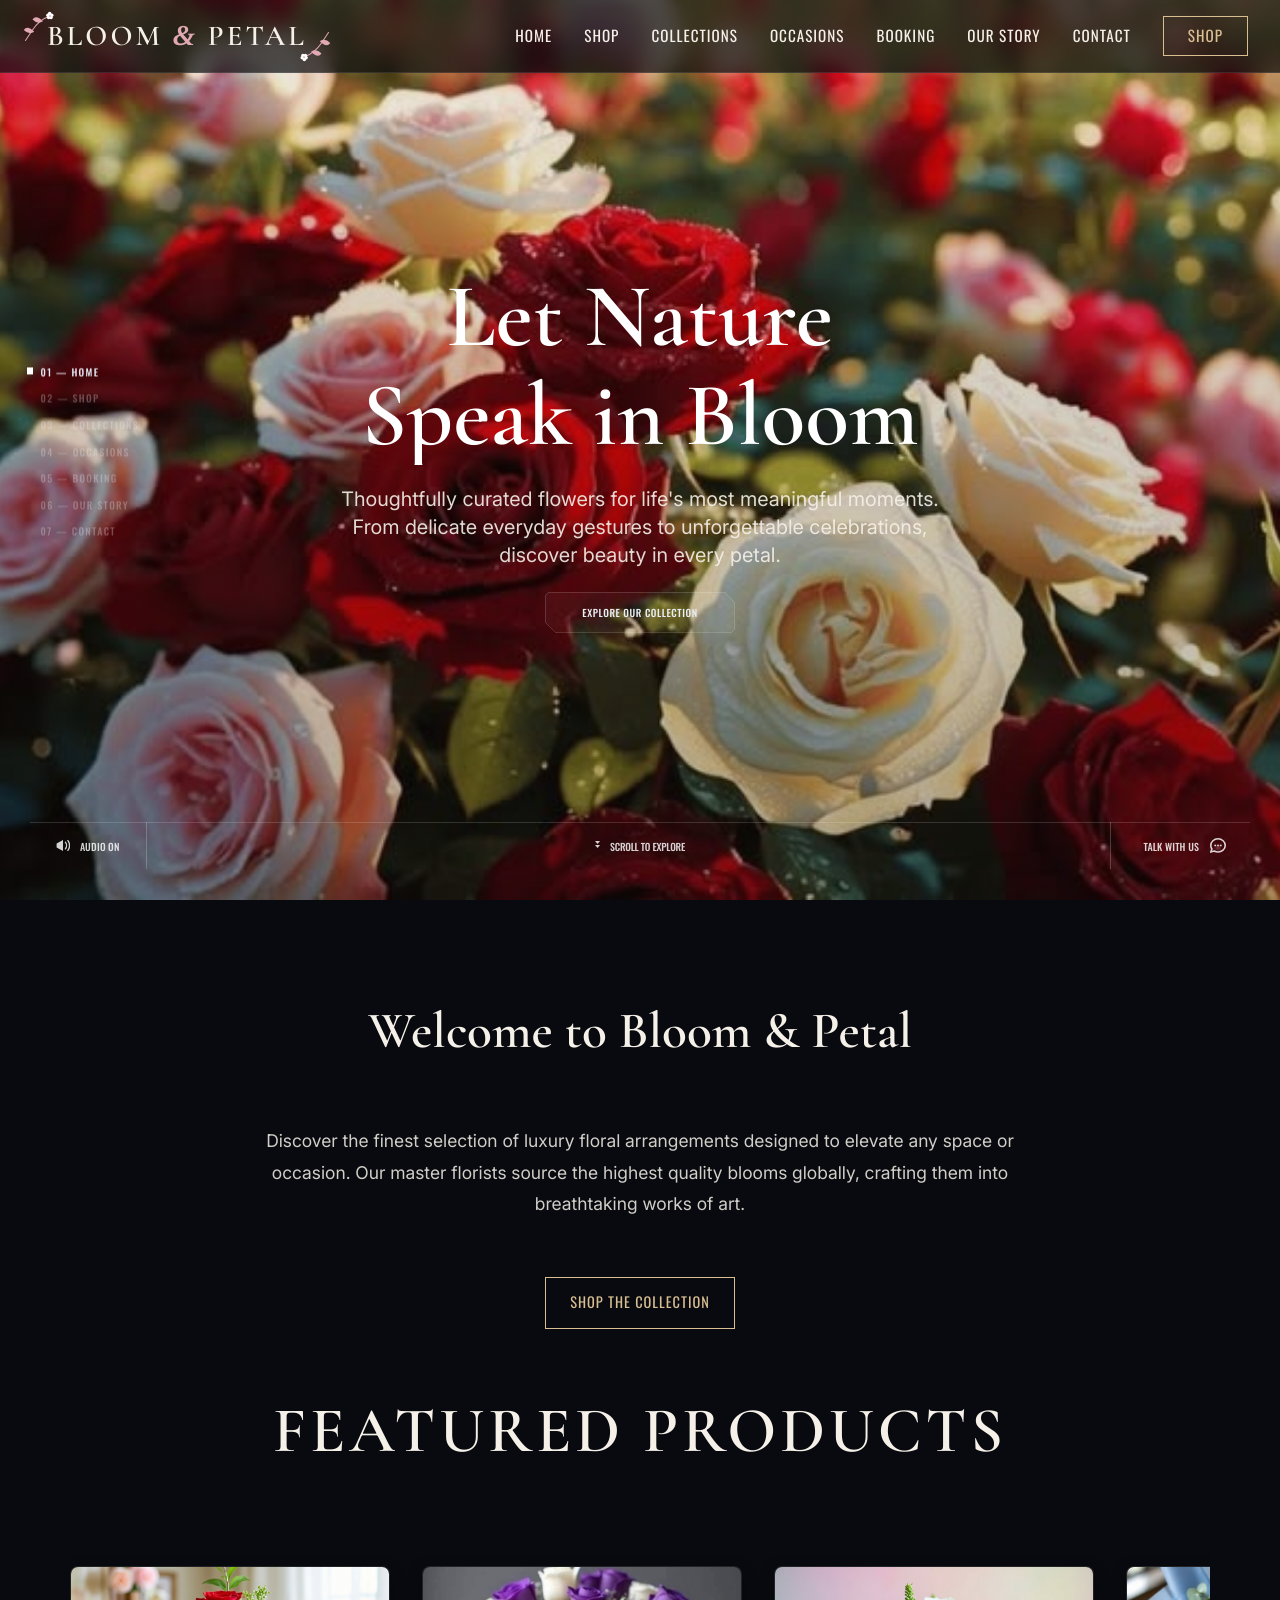
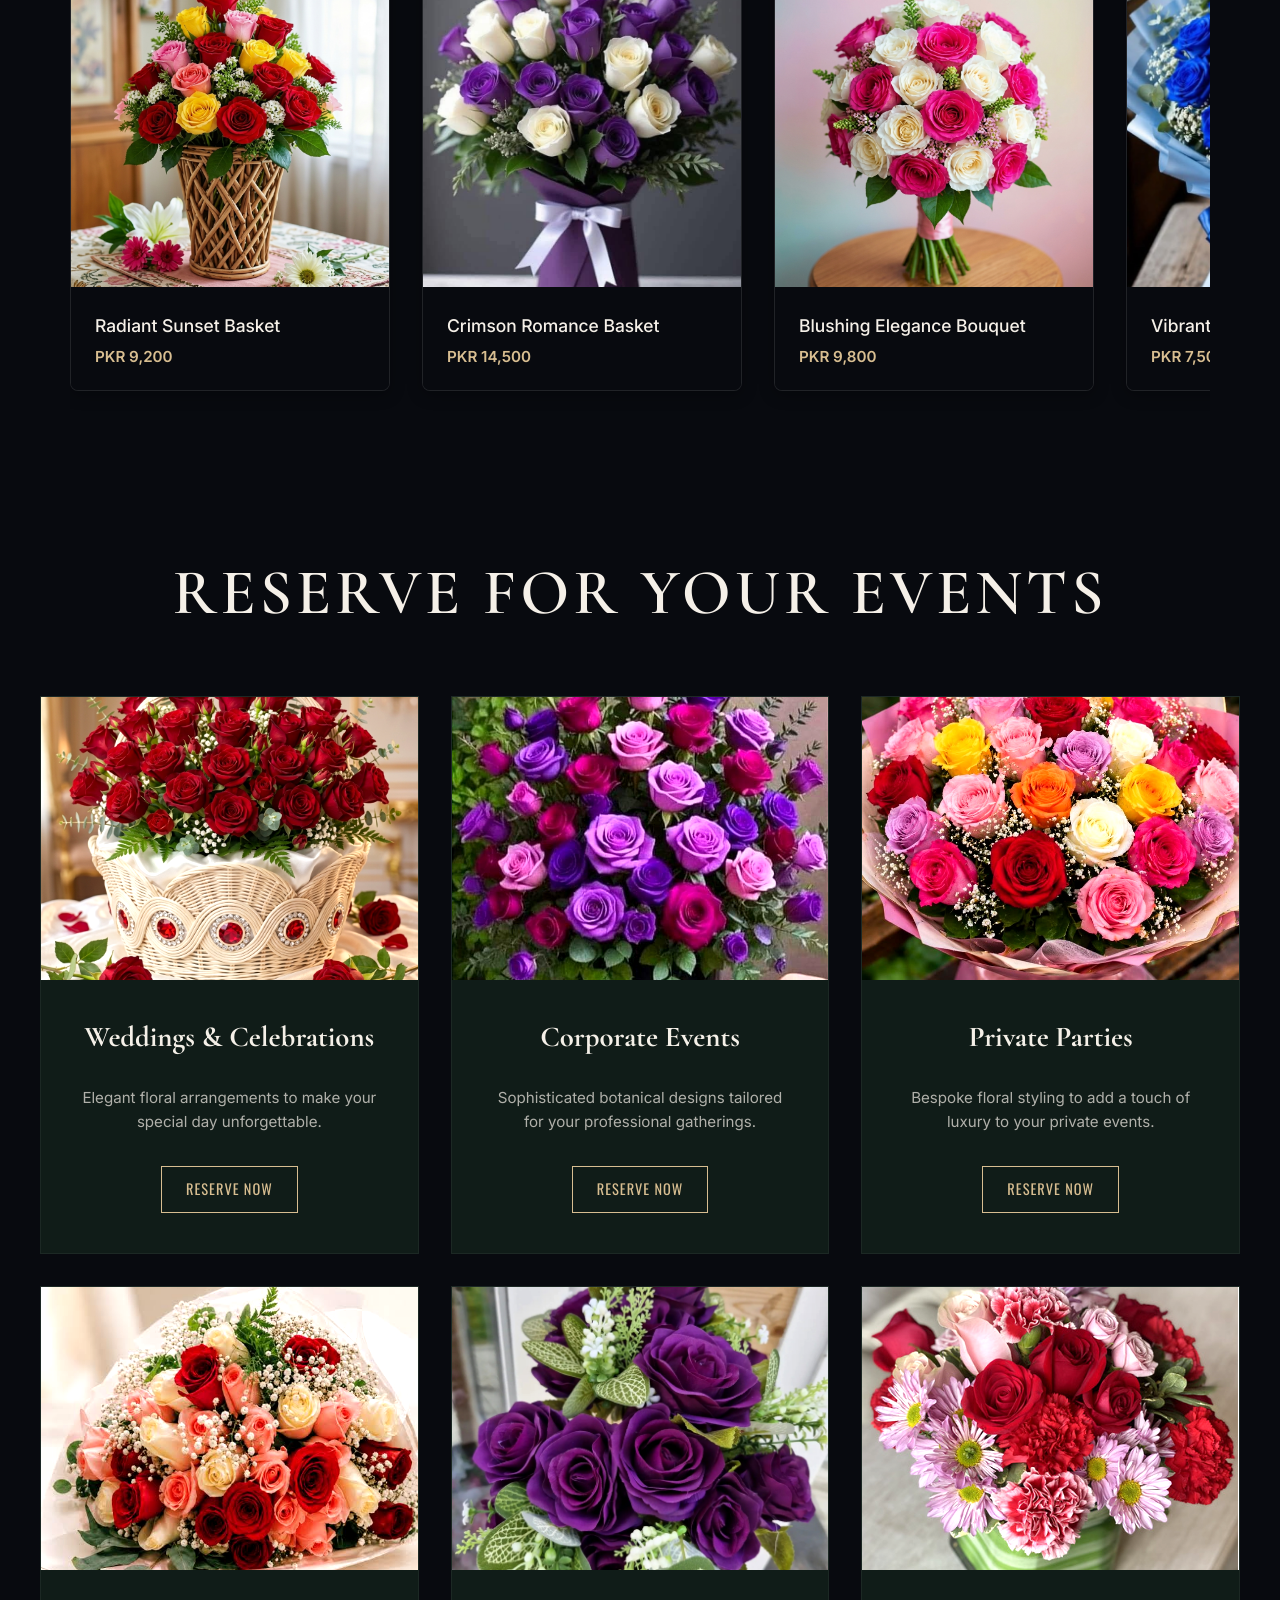
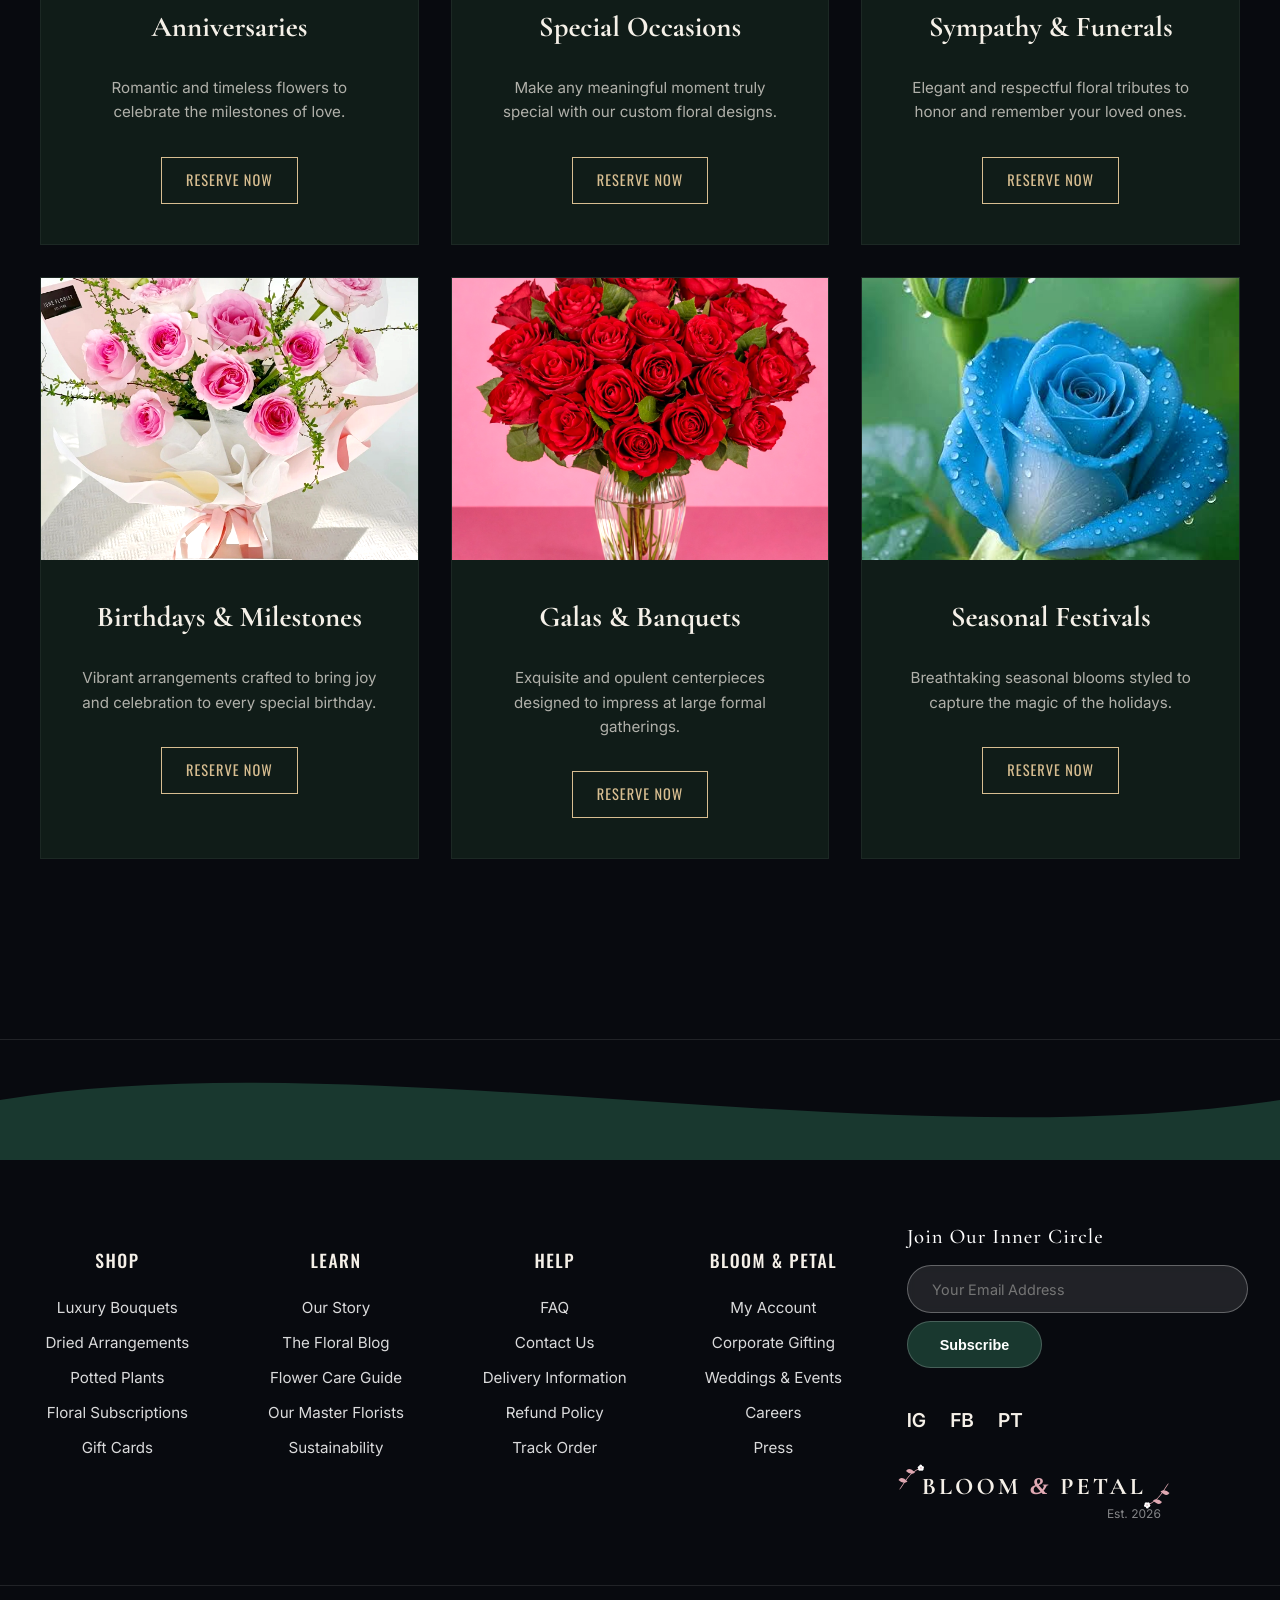
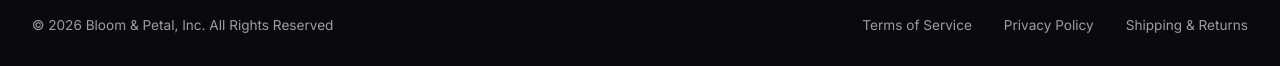
<file: index.html>
<!DOCTYPE html>
<html lang="en">
<head>
<meta charset="utf-8">
<meta name="viewport" content="width=device-width, initial-scale=1, viewport-fit=cover">
<title>Bloom & Petal — Luxury Floral Studio</title>
<script>if(!matchMedia("(prefers-reduced-motion: reduce)").matches){document.documentElement.className="anim";}</script>
<meta name="description" content="Flowers that speak beyond words. Luxury floral boutique.">
<link rel="stylesheet" href="css/style.css">
</head>
<body>
<header class="site-header">
  <div class="header-container">
    <a class="site-logo" href="index.html" style="position: relative; display: inline-block; padding: 0 15px;"><svg style="position: absolute; top: -10px; left: -10px; width: 35px; height: 35px; color: #dfa8b2; pointer-events: none;" viewBox="0 0 100 100"><path d="M 80,20 Q 50,30 30,60 T 10,90" fill="none" stroke="currentColor" stroke-width="3" stroke-linecap="round"/><path d="M 60,35 Q 40,15 30,30 Q 45,45 60,35 Z" fill="currentColor" /><path d="M 35,65 Q 15,45 5,60 Q 20,75 35,65 Z" fill="currentColor" /><g transform="translate(80, 20)" fill="#fff"><circle cx="-6" cy="-2" r="5"/><circle cx="-1" cy="-7" r="5"/><circle cx="5" cy="-2" r="5"/><circle cx="3" cy="4" r="5"/><circle cx="-4" cy="4" r="5"/><circle cx="0" cy="0" r="2.5" fill="#dfa8b2"/></g></svg><svg style="position: absolute; bottom: -10px; right: -10px; width: 35px; height: 35px; color: #dfa8b2; pointer-events: none; transform: rotate(180deg);" viewBox="0 0 100 100"><path d="M 80,20 Q 50,30 30,60 T 10,90" fill="none" stroke="currentColor" stroke-width="3" stroke-linecap="round"/><path d="M 60,35 Q 40,15 30,30 Q 45,45 60,35 Z" fill="currentColor" /><path d="M 35,65 Q 15,45 5,60 Q 20,75 35,65 Z" fill="currentColor" /><g transform="translate(80, 20)" fill="#fff"><circle cx="-6" cy="-2" r="5"/><circle cx="-1" cy="-7" r="5"/><circle cx="5" cy="-2" r="5"/><circle cx="3" cy="4" r="5"/><circle cx="-4" cy="4" r="5"/><circle cx="0" cy="0" r="2.5" fill="#dfa8b2"/></g></svg><span style="letter-spacing: 3px;">BLOOM <span style="color: #dfa8b2; font-style: italic; font-family: 'Times New Roman', serif;">&amp;</span> PETAL</span></a>
    <nav class="main-nav">
      <ul class="nav-links">
        <li class="on"><a href="index.html" aria-current="page">HOME</a></li>
        <li><a href="shop.html">SHOP</a></li>
        <li><a href="collections.html">COLLECTIONS</a></li>
        <li><a href="occasions.html">OCCASIONS</a></li>
        <li><a href="booking.html">BOOKING</a></li>
        <li><a href="about.html">OUR STORY</a></li>
        <li><a href="contact.html">CONTACT</a></li>
      </ul>
      <a class="shop-btn" href="collections.html">SHOP</a>
    </nav>
  </div>
</header>
<section class="hero-section">
  <div class="bg" role="img" aria-label="A vibrant field of colorful roses under a blue sky" style="background-image:url('assets/images/collections_hero.jpg');"></div>

  <div class="frame">
    <span class="ln ln-t"></span><span class="ln ln-b"></span>
    <span class="ln ln-l"></span><span class="ln ln-r"></span>
    <span class="cn cn-tl"></span><span class="cn cn-tr"></span>
    <span class="cn cn-bl"></span><span class="cn cn-br"></span>



    <ul class="index" aria-label="Chapters">
      <li class="on"><a href="index.html" aria-current="true"><span class="t">01 — HOME</span></a></li>
      <li><a href="shop.html"><span class="t">02 — SHOP</span></a></li>
      <li><a href="collections.html"><span class="t">03 — COLLECTIONS</span></a></li>
      <li><a href="occasions.html"><span class="t">04 — OCCASIONS</span></a></li>
      <li><a href="booking.html"><span class="t">05 — BOOKING</span></a></li>
      <li><a href="about.html"><span class="t">06 — OUR STORY</span></a></li>
      <li><a href="contact.html"><span class="t">07 — CONTACT</span></a></li>
    </ul>

    <div class="hero">
      <h1 class="headline"><span class="hrow"><span class="hrise">Let Nature </span></span><span class="hrow"><span class="hrise">Speak in Bloom</span></span></h1>
      <p class="blurb">Thoughtfully curated flowers for life's most meaningful moments.<br>From delicate everyday gestures to unforgettable celebrations,<br>discover beauty in every petal.</p>
      <a class="cta lbl" href="collections.html">
        <span class="cta-glass"></span>
        <svg class="cta-edge" viewBox="0 0 190 41" preserveAspectRatio="none" aria-hidden="true"><path d="M3.5.5 H179.5 L189.5 10.5 V37.5 L186.5 40.5 H10.5 L.5 30.5 V3.5 Z" vector-effect="non-scaling-stroke"/></svg>
        <span class="cta-in">
          <span class="t" style="margin-left:0;">EXPLORE OUR COLLECTION</span>
        </span>
      </a>
    </div>

    <div class="dock">
      <span class="rule"></span><span class="div div-l"></span><span class="div div-r"></span>

      <button class="audio lbl" type="button" aria-pressed="true">
        <svg class="ico" viewBox="0 0 14 11" xmlns="http://www.w3.org/2000/svg" aria-hidden="true">
          <path d="M7 0 L7 11 L0.6 7.6 L0.6 3.4 Z" stroke="none"/>
          <path class="wave" d="M9.4 2.2 C10.9 4 10.9 7 9.4 8.8" fill="none" stroke-width="1.3" stroke-linecap="round"/>
          <path class="wave" d="M11.9 0.6 C14.1 3.3 14.1 7.7 11.9 10.4" fill="none" stroke-width="1.3" stroke-linecap="round"/>
          <path class="slash" d="M9.2 2.4 L13.8 8.6 M13.8 2.4 L9.2 8.6" fill="none" stroke-width="1.3" stroke-linecap="round"/>
        </svg>
        <span class="t">AUDIO ON</span>
      </button>

      <a class="scroll lbl" href="#content">
        <svg class="ico" viewBox="0 0 5 7" xmlns="http://www.w3.org/2000/svg" aria-hidden="true"><path d="M0 0 H5 L2.5 3 Z"/><path d="M0 4 H5 L2.5 7 Z"/></svg>
        <span class="t">SCROLL TO EXPLORE</span>
      </a>

      <a class="talk lbl" href="contact.html">
        <span class="t">TALK WITH US</span>
        <svg class="ico" viewBox="0 0 16 15" xmlns="http://www.w3.org/2000/svg" aria-hidden="true">
          <path d="M8 .8 C12 .8 15.2 3.8 15.2 7.4 C15.2 11 12 14 8 14 C6.6 14 5.3 13.6 4.2 13 L.9 13.9 L1.9 10.9 C1.2 9.9 .8 8.7 .8 7.4 C.8 3.8 4 .8 8 .8 Z"/>
          <g fill="currentColor" stroke="none"><circle cx="5.2" cy="7.4" r=".95"/><circle cx="8" cy="7.4" r=".95"/><circle cx="10.8" cy="7.4" r=".95"/></g>
        </svg>
      </a>
    </div>
  </div>
</section>

<section id="content" class="page-content" style="text-align: center; padding-bottom: 2rem; min-height: auto;">
  <div class="section-header">
    <h2 class="section-title">Welcome to Bloom & Petal</h2>
  </div>
  <div class="text-content">
    <p>Discover the finest selection of luxury floral arrangements designed to elevate any space or occasion. Our master florists source the highest quality blooms globally, crafting them into breathtaking works of art.</p>
    <br>
    <a href="collections.html" class="card-btn">SHOP THE COLLECTION</a>
  </div>
</section>

<section id="featured-slider" class="page-content" style="padding-top: 2rem; max-width: 1200px; margin: 0 auto; overflow: hidden; min-height: auto;">
  <div class="section-header" style="text-align: center; margin-bottom: 4rem;">
    <h2 class="section-title" style="font-family: 'Cormorant Garamond', serif; font-size: 64px; letter-spacing: 4px; text-transform: uppercase; color: var(--ivory); font-weight: 600;">FEATURED PRODUCTS</h2>
  </div>
  <div class="slider-container">
    <div class="slider-track">
      <!-- Set 1 -->
      <div class="slider-card">
        <img src="assets/images/slider_new8.jpg" alt="Radiant Sunset Basket">
        <div class="slider-info">
          <h4>Radiant Sunset Basket</h4>
          <p>PKR 9,200</p>
        </div>
      </div>
      <div class="slider-card">
        <img src="assets/images/slider_new2.jpg" alt="Crimson Romance Basket">
        <div class="slider-info">
          <h4>Crimson Romance Basket</h4>
          <p>PKR 14,500</p>
        </div>
      </div>
      <div class="slider-card">
        <img src="assets/images/slider_new9.jpg" alt="Blushing Elegance Bouquet">
        <div class="slider-info">
          <h4>Blushing Elegance Bouquet</h4>
          <p>PKR 9,800</p>
        </div>
      </div>
      <div class="slider-card">
        <img src="assets/images/blue_roses_bouquet.jpg" alt="Vibrant Celebration Bouquet">
        <div class="slider-info">
          <h4>Vibrant Celebration Bouquet</h4>
          <p>PKR 7,500</p>
        </div>
      </div>
      <!-- Duplicated Set 1 for Infinite Scroll -->
      <div class="slider-card">
        <img src="assets/images/slider_new8.jpg" alt="Radiant Sunset Basket">
        <div class="slider-info">
          <h4>Radiant Sunset Basket</h4>
          <p>PKR 9,200</p>
        </div>
      </div>
      <div class="slider-card">
        <img src="assets/images/slider_new2.jpg" alt="Crimson Romance Basket">
        <div class="slider-info">
          <h4>Crimson Romance Basket</h4>
          <p>PKR 14,500</p>
        </div>
      </div>
      <div class="slider-card">
        <img src="assets/images/slider_new9.jpg" alt="Blushing Elegance Bouquet">
        <div class="slider-info">
          <h4>Blushing Elegance Bouquet</h4>
          <p>PKR 9,800</p>
        </div>
      </div>
      <div class="slider-card">
        <img src="assets/images/blue_roses_bouquet.jpg" alt="Vibrant Celebration Bouquet">
        <div class="slider-info">
          <h4>Vibrant Celebration Bouquet</h4>
          <p>PKR 7,500</p>
        </div>
      </div>
    </div>
  </div>
</section>

<section id="events" class="page-content" style="padding-top: 2rem; min-height: auto;">
  <div class="section-header" style="text-align: center; margin-bottom: 4rem;">
    <h2 class="section-title" style="font-family: 'Cormorant Garamond', serif; font-size: 64px; letter-spacing: 4px; text-transform: uppercase; color: var(--ivory); font-weight: 600;">RESERVE FOR YOUR EVENTS</h2>
  </div>
  <div class="grid-3" style="display: flex; flex-wrap: wrap; justify-content: center; gap: 2rem;">
    <div class="card" style="flex: 1 1 calc(33.333% - 2rem); min-width: 300px; max-width: 380px;">
      <img src="assets/images/crimson_romance_highres.jpg" alt="Weddings & Celebrations" class="card-img">
      <div class="card-body">
        <h3 class="card-title">Weddings & Celebrations</h3>
        <p class="card-text">Elegant floral arrangements to make your special day unforgettable.</p>
        <a href="contact.html" class="card-btn">RESERVE NOW</a>
      </div>
    </div>
    <div class="card" style="flex: 1 1 calc(33.333% - 2rem); min-width: 300px; max-width: 380px;">
      <img src="assets/images/purple_pink_roses.jpg" alt="Corporate Events" class="card-img">
      <div class="card-body">
        <h3 class="card-title">Corporate Events</h3>
        <p class="card-text">Sophisticated botanical designs tailored for your professional gatherings.</p>
        <a href="contact.html" class="card-btn">RESERVE NOW</a>
      </div>
    </div>
    <div class="card" style="flex: 1 1 calc(33.333% - 2rem); min-width: 300px; max-width: 380px;">
      <img src="assets/images/multicolored_bouquet.jpg" alt="Private Parties" class="card-img">
      <div class="card-body">
        <h3 class="card-title">Private Parties</h3>
        <p class="card-text">Bespoke floral styling to add a touch of luxury to your private events.</p>
        <a href="contact.html" class="card-btn">RESERVE NOW</a>
      </div>
    </div>
    <div class="card" style="flex: 1 1 calc(33.333% - 2rem); min-width: 300px; max-width: 380px;">
      <img src="assets/images/event_new4.png" alt="Anniversaries" class="card-img">
      <div class="card-body">
        <h3 class="card-title">Anniversaries</h3>
        <p class="card-text">Romantic and timeless flowers to celebrate the milestones of love.</p>
        <a href="contact.html" class="card-btn">RESERVE NOW</a>
      </div>
    </div>
    <div class="card" style="flex: 1 1 calc(33.333% - 2rem); min-width: 300px; max-width: 380px;">
      <img src="assets/images/event_dark_purple.jpg" alt="Special Occasions" class="card-img">
      <div class="card-body">
        <h3 class="card-title">Special Occasions</h3>
        <p class="card-text">Make any meaningful moment truly special with our custom floral designs.</p>
        <a href="contact.html" class="card-btn">RESERVE NOW</a>
      </div>
    </div>
    <div class="card" style="flex: 1 1 calc(33.333% - 2rem); min-width: 300px; max-width: 380px;">
      <img src="assets/images/event_new6.png" alt="Sympathy & Funerals" class="card-img">
      <div class="card-body">
        <h3 class="card-title">Sympathy & Funerals</h3>
        <p class="card-text">Elegant and respectful floral tributes to honor and remember your loved ones.</p>
        <a href="contact.html" class="card-btn">RESERVE NOW</a>
      </div>
    </div>
    <div class="card" style="flex: 1 1 calc(33.333% - 2rem); min-width: 300px; max-width: 380px;">
      <img src="assets/images/event_new7.jpg" alt="Birthdays & Milestones" class="card-img">
      <div class="card-body">
        <h3 class="card-title">Birthdays & Milestones</h3>
        <p class="card-text">Vibrant arrangements crafted to bring joy and celebration to every special birthday.</p>
        <a href="contact.html" class="card-btn">RESERVE NOW</a>
      </div>
    </div>
    <div class="card" style="flex: 1 1 calc(33.333% - 2rem); min-width: 300px; max-width: 380px;">
      <img src="assets/images/event_new8.jpg" alt="Galas & Banquets" class="card-img">
      <div class="card-body">
        <h3 class="card-title">Galas & Banquets</h3>
        <p class="card-text">Exquisite and opulent centerpieces designed to impress at large formal gatherings.</p>
        <a href="contact.html" class="card-btn">RESERVE NOW</a>
      </div>
    </div>
    <div class="card" style="flex: 1 1 calc(33.333% - 2rem); min-width: 300px; max-width: 380px;">
      <img src="assets/images/event_new9.png" alt="Seasonal Festivals" class="card-img">
      <div class="card-body">
        <h3 class="card-title">Seasonal Festivals</h3>
        <p class="card-text">Breathtaking seasonal blooms styled to capture the magic of the holidays.</p>
        <a href="contact.html" class="card-btn">RESERVE NOW</a>
      </div>
    </div>
  </div>
</section>

<footer class="site-footer" style="position: relative; color: #fff; padding: 0 0 2rem; font-family: 'Inter', sans-serif; overflow: hidden; margin-top: 5rem;">
  <!-- Background Image with Overlay -->
  <div style="position: absolute; inset: 0; background-image: url('assets/images/footer_bg.jpg'); background-size: cover; background-position: center; opacity: 0.8; z-index: -2;"></div>
  <div style="position: absolute; inset: 0; background: linear-gradient(to bottom, rgba(25, 56, 47, 0.5) 0%, rgba(10, 20, 15, 0.95) 100%); z-index: -1;"></div>

  <!-- Wavy Top Divider -->
  <svg viewBox="0 0 1440 320" preserveAspectRatio="none" style="display: block; width: 100%; height: 120px; background: var(--ink);">
    <path d="M0,160 C400,0 1000,320 1440,160 L1440,320 L0,320 Z" fill="#19382f"></path>
  </svg>
  
  <div style="max-width: 1300px; margin: 4rem auto 0; padding: 0 2rem; display: flex; flex-wrap: wrap; justify-content: space-between; gap: 3rem; position: relative; z-index: 1;">
    <!-- Column 1: Shop -->
    <div style="flex: 1; min-width: 140px;">
      <h4 style="font-family: 'Oswald', sans-serif; font-size: 1.1rem; letter-spacing: 1.5px; margin-bottom: 1.5rem; font-weight: 500; color: var(--ivory);">SHOP</h4>
      <ul style="list-style: none; padding: 0; margin: 0; display: flex; flex-direction: column; gap: 1rem; font-size: 0.95rem;">
        <li><a href="#" style="color: rgba(255,255,255,0.85); text-decoration: none; transition: color 0.3s;">Luxury Bouquets</a></li>
        <li><a href="#" style="color: rgba(255,255,255,0.85); text-decoration: none; transition: color 0.3s;">Dried Arrangements</a></li>
        <li><a href="#" style="color: rgba(255,255,255,0.85); text-decoration: none; transition: color 0.3s;">Potted Plants</a></li>
        <li><a href="#" style="color: rgba(255,255,255,0.85); text-decoration: none; transition: color 0.3s;">Floral Subscriptions</a></li>
        <li><a href="#" style="color: rgba(255,255,255,0.85); text-decoration: none; transition: color 0.3s;">Gift Cards</a></li>
      </ul>
    </div>
    
    <!-- Column 2: Learn -->
    <div style="flex: 1; min-width: 140px;">
      <h4 style="font-family: 'Oswald', sans-serif; font-size: 1.1rem; letter-spacing: 1.5px; margin-bottom: 1.5rem; font-weight: 500; color: var(--ivory);">LEARN</h4>
      <ul style="list-style: none; padding: 0; margin: 0; display: flex; flex-direction: column; gap: 1rem; font-size: 0.95rem;">
        <li><a href="about.html" style="color: rgba(255,255,255,0.85); text-decoration: none; transition: color 0.3s;">Our Story</a></li>
        <li><a href="#" style="color: rgba(255,255,255,0.85); text-decoration: none; transition: color 0.3s;">The Floral Blog</a></li>
        <li><a href="#" style="color: rgba(255,255,255,0.85); text-decoration: none; transition: color 0.3s;">Flower Care Guide</a></li>
        <li><a href="#" style="color: rgba(255,255,255,0.85); text-decoration: none; transition: color 0.3s;">Our Master Florists</a></li>
        <li><a href="#" style="color: rgba(255,255,255,0.85); text-decoration: none; transition: color 0.3s;">Sustainability</a></li>
      </ul>
    </div>
    
    <!-- Column 3: Help -->
    <div style="flex: 1; min-width: 140px;">
      <h4 style="font-family: 'Oswald', sans-serif; font-size: 1.1rem; letter-spacing: 1.5px; margin-bottom: 1.5rem; font-weight: 500; color: var(--ivory);">HELP</h4>
      <ul style="list-style: none; padding: 0; margin: 0; display: flex; flex-direction: column; gap: 1rem; font-size: 0.95rem;">
        <li><a href="#" style="color: rgba(255,255,255,0.85); text-decoration: none; transition: color 0.3s;">FAQ</a></li>
        <li><a href="contact.html" style="color: rgba(255,255,255,0.85); text-decoration: none; transition: color 0.3s;">Contact Us</a></li>
        <li><a href="#" style="color: rgba(255,255,255,0.85); text-decoration: none; transition: color 0.3s;">Delivery Information</a></li>
        <li><a href="#" style="color: rgba(255,255,255,0.85); text-decoration: none; transition: color 0.3s;">Refund Policy</a></li>
        <li><a href="#" style="color: rgba(255,255,255,0.85); text-decoration: none; transition: color 0.3s;">Track Order</a></li>
      </ul>
    </div>
    
    <!-- Column 4: Brand -->
    <div style="flex: 1; min-width: 160px;">
      <h4 style="font-family: 'Oswald', sans-serif; font-size: 1.1rem; letter-spacing: 1.5px; margin-bottom: 1.5rem; font-weight: 500; color: var(--ivory);">BLOOM & PETAL</h4>
      <ul style="list-style: none; padding: 0; margin: 0; display: flex; flex-direction: column; gap: 1rem; font-size: 0.95rem;">
        <li><a href="#" style="color: rgba(255,255,255,0.85); text-decoration: none; transition: color 0.3s;">My Account</a></li>
        <li><a href="#" style="color: rgba(255,255,255,0.85); text-decoration: none; transition: color 0.3s;">Corporate Gifting</a></li>
        <li><a href="occasions.html" style="color: rgba(255,255,255,0.85); text-decoration: none; transition: color 0.3s;">Weddings & Events</a></li>
        <li><a href="#" style="color: rgba(255,255,255,0.85); text-decoration: none; transition: color 0.3s;">Careers</a></li>
        <li><a href="#" style="color: rgba(255,255,255,0.85); text-decoration: none; transition: color 0.3s;">Press</a></li>
      </ul>
    </div>
    
    <!-- Column 5: Newsletter & Social -->
    <div style="flex: 2; min-width: 300px; display: flex; flex-direction: column; align-items: flex-start;">
      <p style="margin: 0 0 1rem 0; font-size: 1rem; font-weight: 500; font-family: 'Cormorant Garamond', serif; letter-spacing: 1px; font-size: 1.3rem;">Join Our Inner Circle</p>
      <form style="display: flex; flex-wrap: wrap; gap: 0.5rem; width: 100%; max-width: 450px; margin-bottom: 2.5rem;" onsubmit="event.preventDefault();">
        <input type="email" placeholder="Your Email Address" style="flex: 1; min-width: 200px; padding: 0.9rem 1.5rem; border-radius: 30px; border: 1px solid rgba(255,255,255,0.3); background: rgba(255,255,255,0.1); outline: none; font-family: 'Inter', sans-serif; font-size: 0.9rem; color: #fff; backdrop-filter: blur(5px); box-sizing: border-box;">
        <button type="submit" style="padding: 0.9rem 2rem; background: #19382f; border: 1px solid rgba(255,255,255,0.2); color: #fff; font-weight: 600; font-size: 0.9rem; border-radius: 30px; cursor: pointer; transition: background 0.3s, transform 0.3s; box-sizing: border-box;">Subscribe</button>
      </form>
      
      <!-- Social Icons -->
      <div style="display: flex; gap: 1.5rem; margin-bottom: 2.5rem; font-weight: 600; font-size: 1.2rem;">
        <a href="#" style="color: var(--ivory); text-decoration: none; transition: transform 0.3s;">IG</a>
        <a href="#" style="color: var(--ivory); text-decoration: none; transition: transform 0.3s;">FB</a>
        <a href="#" style="color: var(--ivory); text-decoration: none; transition: transform 0.3s;">PT</a>
      </div>

      <!-- Trust Badge -->
      <div style="text-align: right;">
        <h3 style="font-family: 'Cormorant Garamond', serif; font-size: 24px; letter-spacing: 2px; color: var(--ivory); margin: 0; position: relative; display: inline-block; padding: 0 15px;"><svg style="position: absolute; top: -10px; left: -10px; width: 30px; height: 30px; color: #dfa8b2; pointer-events: none;" viewBox="0 0 100 100"><path d="M 80,20 Q 50,30 30,60 T 10,90" fill="none" stroke="currentColor" stroke-width="3" stroke-linecap="round"/><path d="M 60,35 Q 40,15 30,30 Q 45,45 60,35 Z" fill="currentColor" /><path d="M 35,65 Q 15,45 5,60 Q 20,75 35,65 Z" fill="currentColor" /><g transform="translate(80, 20)" fill="#fff"><circle cx="-6" cy="-2" r="5"/><circle cx="-1" cy="-7" r="5"/><circle cx="5" cy="-2" r="5"/><circle cx="3" cy="4" r="5"/><circle cx="-4" cy="4" r="5"/><circle cx="0" cy="0" r="2.5" fill="#dfa8b2"/></g></svg><svg style="position: absolute; bottom: -10px; right: -10px; width: 30px; height: 30px; color: #dfa8b2; pointer-events: none; transform: rotate(180deg);" viewBox="0 0 100 100"><path d="M 80,20 Q 50,30 30,60 T 10,90" fill="none" stroke="currentColor" stroke-width="3" stroke-linecap="round"/><path d="M 60,35 Q 40,15 30,30 Q 45,45 60,35 Z" fill="currentColor" /><path d="M 35,65 Q 15,45 5,60 Q 20,75 35,65 Z" fill="currentColor" /><g transform="translate(80, 20)" fill="#fff"><circle cx="-6" cy="-2" r="5"/><circle cx="-1" cy="-7" r="5"/><circle cx="5" cy="-2" r="5"/><circle cx="3" cy="4" r="5"/><circle cx="-4" cy="4" r="5"/><circle cx="0" cy="0" r="2.5" fill="#dfa8b2"/></g></svg><span style="letter-spacing: 3px;">BLOOM <span style="color: #dfa8b2; font-style: italic; font-family: 'Times New Roman', serif;">&amp;</span> PETAL</span></h3>
        <div style="font-size: 0.75rem; color: rgba(255,255,255,0.5); margin-top: 0.3rem;">Est. 2026</div>
      </div>
    </div>
  </div>
  
  <div style="max-width: 1300px; margin: 4rem auto 0; padding: 2rem 2rem 0; border-top: 1px solid rgba(255,255,255,0.1); display: flex; flex-wrap: wrap; justify-content: space-between; font-size: 0.85rem; color: rgba(255,255,255,0.6); gap: 1rem; position: relative; z-index: 1;">
    <div>&copy; 2026 Bloom & Petal, Inc. All Rights Reserved</div>
    <div style="display: flex; gap: 2rem;">
      <a href="#" style="color: rgba(255,255,255,0.6); text-decoration: none; transition: color 0.3s;">Terms of Service</a>
      <a href="#" style="color: rgba(255,255,255,0.6); text-decoration: none; transition: color 0.3s;">Privacy Policy</a>
      <a href="#" style="color: rgba(255,255,255,0.6); text-decoration: none; transition: color 0.3s;">Shipping & Returns</a>
    </div>
  </div>
</footer>

<script src="js/main.js"></script>
</body>
</html>
</file>
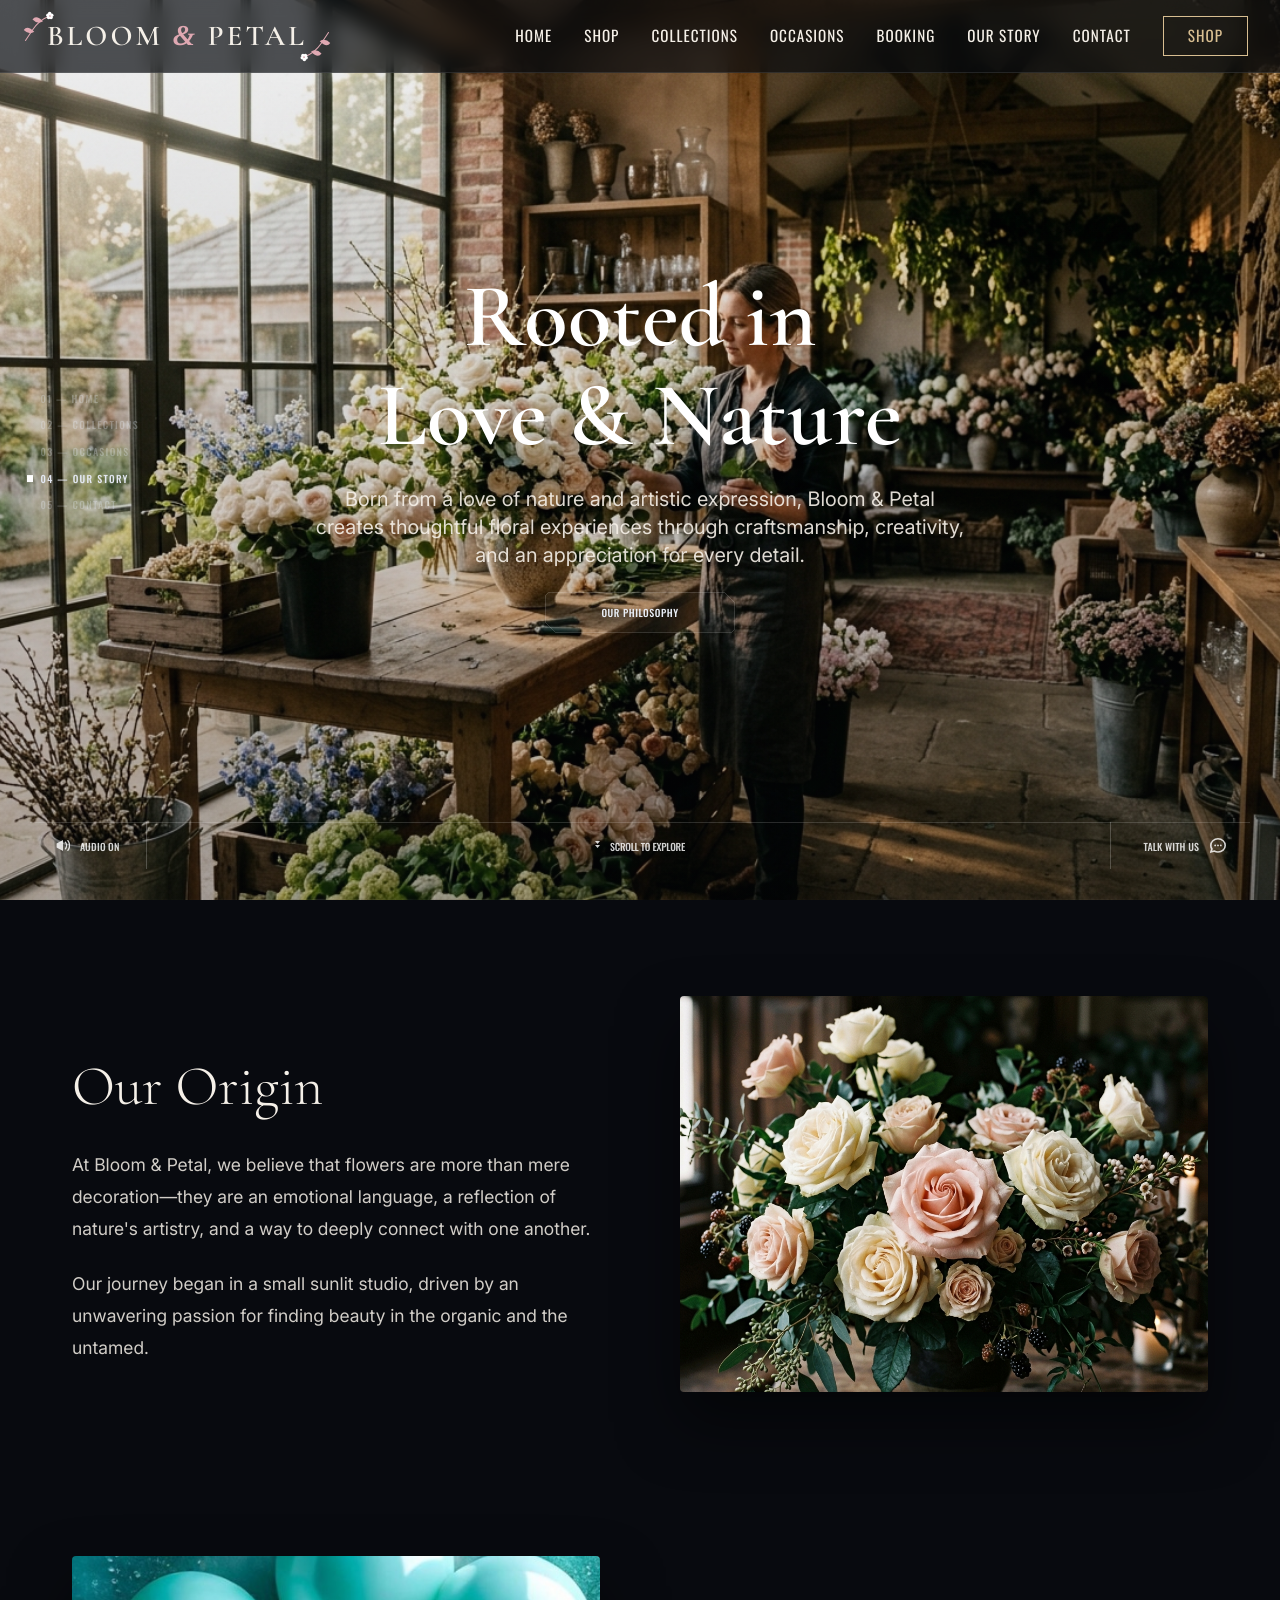
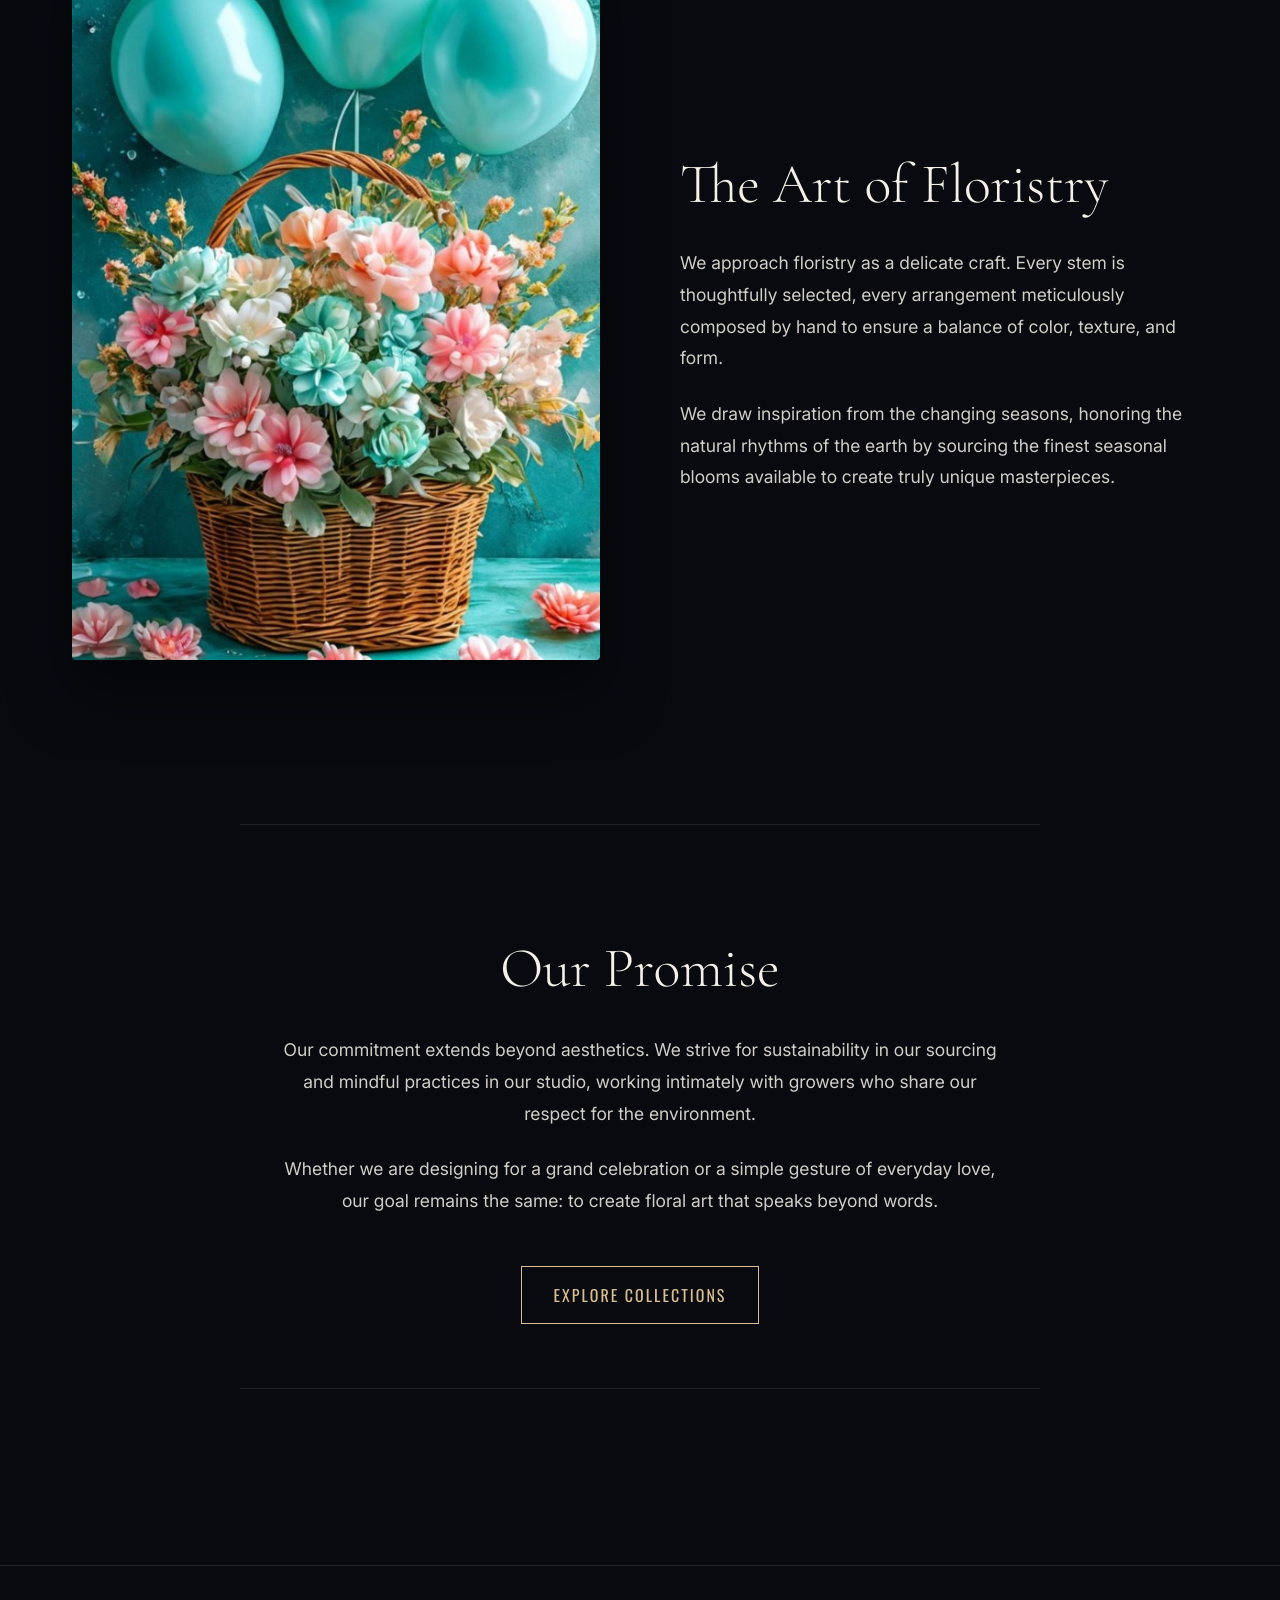
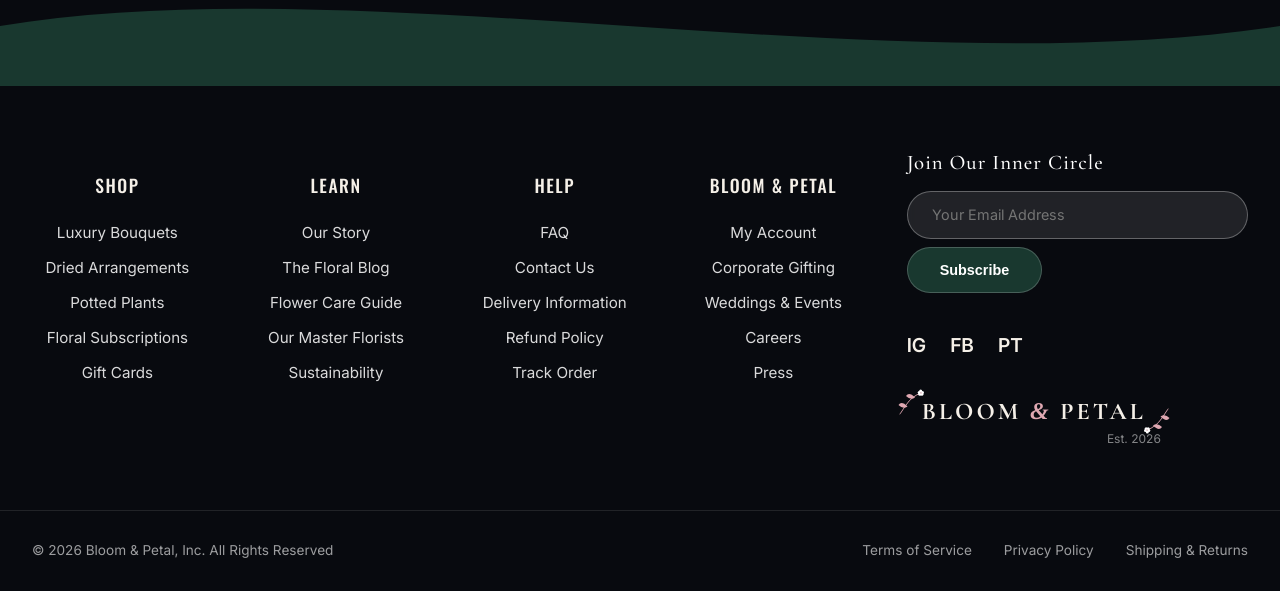
<file: about.html>
<!DOCTYPE html>
<html lang="en">
<head>
<meta charset="utf-8">
<meta name="viewport" content="width=device-width, initial-scale=1, viewport-fit=cover">
<title>Our Story - Bloom & Petal</title>
<script>if(!matchMedia("(prefers-reduced-motion: reduce)").matches){document.documentElement.className="anim";}</script>
<meta name="description" content="Born from a love of nature and artistic expression.">
<link rel="stylesheet" href="css/style.css">
</head>
<body>
<header class="site-header">
  <div class="header-container">
    <a class="site-logo" href="index.html" style="position: relative; display: inline-block; padding: 0 15px;"><svg style="position: absolute; top: -10px; left: -10px; width: 35px; height: 35px; color: #dfa8b2; pointer-events: none;" viewBox="0 0 100 100"><path d="M 80,20 Q 50,30 30,60 T 10,90" fill="none" stroke="currentColor" stroke-width="3" stroke-linecap="round"/><path d="M 60,35 Q 40,15 30,30 Q 45,45 60,35 Z" fill="currentColor" /><path d="M 35,65 Q 15,45 5,60 Q 20,75 35,65 Z" fill="currentColor" /><g transform="translate(80, 20)" fill="#fff"><circle cx="-6" cy="-2" r="5"/><circle cx="-1" cy="-7" r="5"/><circle cx="5" cy="-2" r="5"/><circle cx="3" cy="4" r="5"/><circle cx="-4" cy="4" r="5"/><circle cx="0" cy="0" r="2.5" fill="#dfa8b2"/></g></svg><svg style="position: absolute; bottom: -10px; right: -10px; width: 35px; height: 35px; color: #dfa8b2; pointer-events: none; transform: rotate(180deg);" viewBox="0 0 100 100"><path d="M 80,20 Q 50,30 30,60 T 10,90" fill="none" stroke="currentColor" stroke-width="3" stroke-linecap="round"/><path d="M 60,35 Q 40,15 30,30 Q 45,45 60,35 Z" fill="currentColor" /><path d="M 35,65 Q 15,45 5,60 Q 20,75 35,65 Z" fill="currentColor" /><g transform="translate(80, 20)" fill="#fff"><circle cx="-6" cy="-2" r="5"/><circle cx="-1" cy="-7" r="5"/><circle cx="5" cy="-2" r="5"/><circle cx="3" cy="4" r="5"/><circle cx="-4" cy="4" r="5"/><circle cx="0" cy="0" r="2.5" fill="#dfa8b2"/></g></svg><span style="letter-spacing: 3px;">BLOOM <span style="color: #dfa8b2; font-style: italic; font-family: 'Times New Roman', serif;">&amp;</span> PETAL</span></a>
    <nav class="main-nav">
      <ul class="nav-links">
        <li><a href="index.html">HOME</a></li>
        <li><a href="shop.html">SHOP</a></li>
        <li><a href="collections.html">COLLECTIONS</a></li>
        <li><a href="occasions.html">OCCASIONS</a></li>
        <li><a href="booking.html">BOOKING</a></li>
        <li class="on"><a href="about.html" aria-current="page">OUR STORY</a></li>
        <li><a href="contact.html">CONTACT</a></li>
      </ul>
      <a class="shop-btn" href="collections.html">SHOP</a>
    </nav>
  </div>
</header>
<section class="hero-section">
  <div class="bg" role="img" aria-label="A cinematic, wide-angle shot of a luxurious, sunlit floral studio" style="background-image:url('assets/images/about_hero_custom.jpg'); background-position: center; object-fit: cover;"></div>

  <div class="frame">
    <span class="ln ln-t"></span><span class="ln ln-b"></span>
    <span class="ln ln-l"></span><span class="ln ln-r"></span>
    <span class="cn cn-tl"></span><span class="cn cn-tr"></span>
    <span class="cn cn-bl"></span><span class="cn cn-br"></span>



    <ul class="index" aria-label="Chapters">
      <li><a href="index.html"><span class="t">01 — HOME</span></a></li>
      <li><a href="collections.html"><span class="t">02 — COLLECTIONS</span></a></li>
      <li><a href="occasions.html"><span class="t">03 — OCCASIONS</span></a></li>
      <li class="on"><a href="about.html" aria-current="true"><span class="t">04 — OUR STORY</span></a></li>
      <li><a href="contact.html"><span class="t">05 — CONTACT</span></a></li>
    </ul>

    <div class="hero">
      <h1 class="headline"><span class="hrow"><span class="hrise">Rooted in </span></span><span class="hrow"><span class="hrise">Love & Nature</span></span></h1>
      <p class="blurb">Born from a love of nature and artistic expression, Bloom & Petal<br>creates thoughtful floral experiences through craftsmanship, creativity,<br>and an appreciation for every detail.</p>
      <a class="cta lbl" href="#content">
        <span class="cta-glass"></span>
        <svg class="cta-edge" viewBox="0 0 190 41" preserveAspectRatio="none" aria-hidden="true"><path d="M3.5.5 H179.5 L189.5 10.5 V37.5 L186.5 40.5 H10.5 L.5 30.5 V3.5 Z" vector-effect="non-scaling-stroke"/></svg>
        <span class="cta-in">
          <span class="t" style="margin-left:0;">OUR PHILOSOPHY</span>
        </span>
      </a>
    </div>

    <div class="dock">
      <span class="rule"></span><span class="div div-l"></span><span class="div div-r"></span>

      <button class="audio lbl" type="button" aria-pressed="true">
        <svg class="ico" viewBox="0 0 14 11" xmlns="http://www.w3.org/2000/svg" aria-hidden="true">
          <path d="M7 0 L7 11 L0.6 7.6 L0.6 3.4 Z" stroke="none"/>
          <path class="wave" d="M9.4 2.2 C10.9 4 10.9 7 9.4 8.8" fill="none" stroke-width="1.3" stroke-linecap="round"/>
          <path class="wave" d="M11.9 0.6 C14.1 3.3 14.1 7.7 11.9 10.4" fill="none" stroke-width="1.3" stroke-linecap="round"/>
          <path class="slash" d="M9.2 2.4 L13.8 8.6 M13.8 2.4 L9.2 8.6" fill="none" stroke-width="1.3" stroke-linecap="round"/>
        </svg>
        <span class="t">AUDIO ON</span>
      </button>

      <a class="scroll lbl" href="#content">
        <svg class="ico" viewBox="0 0 5 7" xmlns="http://www.w3.org/2000/svg" aria-hidden="true"><path d="M0 0 H5 L2.5 3 Z"/><path d="M0 4 H5 L2.5 7 Z"/></svg>
        <span class="t">SCROLL TO EXPLORE</span>
      </a>

      <a class="talk lbl" href="contact.html">
        <span class="t">TALK WITH US</span>
        <svg class="ico" viewBox="0 0 16 15" xmlns="http://www.w3.org/2000/svg" aria-hidden="true">
          <path d="M8 .8 C12 .8 15.2 3.8 15.2 7.4 C15.2 11 12 14 8 14 C6.6 14 5.3 13.6 4.2 13 L.9 13.9 L1.9 10.9 C1.2 9.9 .8 8.7 .8 7.4 C.8 3.8 4 .8 8 .8 Z"/>
          <g fill="currentColor" stroke="none"><circle cx="5.2" cy="7.4" r=".95"/><circle cx="8" cy="7.4" r=".95"/><circle cx="10.8" cy="7.4" r=".95"/></g>
        </svg>
      </a>
    </div>
  </div>
</section>

<section id="content" class="page-content" style="max-width: 1200px; margin: 0 auto; padding: 6rem 2rem;">
  
  <!-- The Origin -->
  <div style="display: flex; flex-wrap: wrap; gap: 5rem; align-items: center; margin-bottom: 10rem;">
    <div style="flex: 1; min-width: 300px;">
      <h2 style="font-family: 'Cormorant Garamond', serif; font-size: 3.5rem; font-weight: 300; color: var(--ivory); margin-bottom: 2rem; line-height: 1.1;">Our Origin</h2>
      <p style="font-size: 1.1rem; line-height: 1.8; color: rgba(245, 240, 232, 0.85); margin-bottom: 1.5rem;">At Bloom & Petal, we believe that flowers are more than mere decoration—they are an emotional language, a reflection of nature's artistry, and a way to deeply connect with one another.</p>
      <p style="font-size: 1.1rem; line-height: 1.8; color: rgba(245, 240, 232, 0.85);">Our journey began in a small sunlit studio, driven by an unwavering passion for finding beauty in the organic and the untamed.</p>
    </div>
    <div style="flex: 1; min-width: 300px;">
      <img src="assets/images/home_bg.jpg" alt="Our Studio Origins" style="width: 100%; border-radius: 4px; object-fit: cover; aspect-ratio: 4/3; box-shadow: 0 30px 60px rgba(0,0,0,0.5);">
    </div>
  </div>

  <!-- The Craft -->
  <div style="display: flex; flex-wrap: wrap-reverse; gap: 5rem; align-items: center; margin-bottom: 10rem;">
    <div style="flex: 1; min-width: 300px;">
      <img src="assets/images/collection_card1.jpg" alt="The Art of Floristry" style="width: 100%; border-radius: 4px; object-fit: cover; aspect-ratio: 3/4; box-shadow: 0 30px 60px rgba(0,0,0,0.5);">
    </div>
    <div style="flex: 1; min-width: 300px;">
      <h2 style="font-family: 'Cormorant Garamond', serif; font-size: 3.5rem; font-weight: 300; color: var(--ivory); margin-bottom: 2rem; line-height: 1.1;">The Art of Floristry</h2>
      <p style="font-size: 1.1rem; line-height: 1.8; color: rgba(245, 240, 232, 0.85); margin-bottom: 1.5rem;">We approach floristry as a delicate craft. Every stem is thoughtfully selected, every arrangement meticulously composed by hand to ensure a balance of color, texture, and form.</p>
      <p style="font-size: 1.1rem; line-height: 1.8; color: rgba(245, 240, 232, 0.85);">We draw inspiration from the changing seasons, honoring the natural rhythms of the earth by sourcing the finest seasonal blooms available to create truly unique masterpieces.</p>
    </div>
  </div>

  <!-- The Promise -->
  <div style="text-align: center; max-width: 800px; margin: 0 auto; padding: 4rem 2rem; border-top: 1px solid rgba(255,255,255,0.1); border-bottom: 1px solid rgba(255,255,255,0.1);">
    <h2 style="font-family: 'Cormorant Garamond', serif; font-size: 3.5rem; font-weight: 300; color: var(--ivory); margin-bottom: 2rem;">Our Promise</h2>
    <p style="font-size: 1.1rem; line-height: 1.8; color: rgba(245, 240, 232, 0.85); margin-bottom: 1.5rem;">Our commitment extends beyond aesthetics. We strive for sustainability in our sourcing and mindful practices in our studio, working intimately with growers who share our respect for the environment.</p>
    <p style="font-size: 1.1rem; line-height: 1.8; color: rgba(245, 240, 232, 0.85); margin-bottom: 3rem;">Whether we are designing for a grand celebration or a simple gesture of everyday love, our goal remains the same: to create floral art that speaks beyond words.</p>
    <a href="collections.html" class="card-btn" style="padding: 16px 32px; font-size: 1rem; letter-spacing: 2px;">EXPLORE COLLECTIONS</a>
  </div>

</section>

<footer class="site-footer" style="position: relative; color: #fff; padding: 0 0 2rem; font-family: 'Inter', sans-serif; overflow: hidden; margin-top: 5rem;">
  <!-- Background Image with Overlay -->
  <div style="position: absolute; inset: 0; background-image: url('assets/images/footer_bg.jpg'); background-size: cover; background-position: center; opacity: 0.8; z-index: -2;"></div>
  <div style="position: absolute; inset: 0; background: linear-gradient(to bottom, rgba(25, 56, 47, 0.5) 0%, rgba(10, 20, 15, 0.95) 100%); z-index: -1;"></div>

  <!-- Wavy Top Divider -->
  <svg viewBox="0 0 1440 320" preserveAspectRatio="none" style="display: block; width: 100%; height: 120px; background: var(--ink);">
    <path d="M0,160 C400,0 1000,320 1440,160 L1440,320 L0,320 Z" fill="#19382f"></path>
  </svg>
  
  <div style="max-width: 1300px; margin: 4rem auto 0; padding: 0 2rem; display: flex; flex-wrap: wrap; justify-content: space-between; gap: 3rem; position: relative; z-index: 1;">
    <!-- Column 1: Shop -->
    <div style="flex: 1; min-width: 140px;">
      <h4 style="font-family: 'Oswald', sans-serif; font-size: 1.1rem; letter-spacing: 1.5px; margin-bottom: 1.5rem; font-weight: 500; color: var(--ivory);">SHOP</h4>
      <ul style="list-style: none; padding: 0; margin: 0; display: flex; flex-direction: column; gap: 1rem; font-size: 0.95rem;">
        <li><a href="#" style="color: rgba(255,255,255,0.85); text-decoration: none; transition: color 0.3s;">Luxury Bouquets</a></li>
        <li><a href="#" style="color: rgba(255,255,255,0.85); text-decoration: none; transition: color 0.3s;">Dried Arrangements</a></li>
        <li><a href="#" style="color: rgba(255,255,255,0.85); text-decoration: none; transition: color 0.3s;">Potted Plants</a></li>
        <li><a href="#" style="color: rgba(255,255,255,0.85); text-decoration: none; transition: color 0.3s;">Floral Subscriptions</a></li>
        <li><a href="#" style="color: rgba(255,255,255,0.85); text-decoration: none; transition: color 0.3s;">Gift Cards</a></li>
      </ul>
    </div>
    
    <!-- Column 2: Learn -->
    <div style="flex: 1; min-width: 140px;">
      <h4 style="font-family: 'Oswald', sans-serif; font-size: 1.1rem; letter-spacing: 1.5px; margin-bottom: 1.5rem; font-weight: 500; color: var(--ivory);">LEARN</h4>
      <ul style="list-style: none; padding: 0; margin: 0; display: flex; flex-direction: column; gap: 1rem; font-size: 0.95rem;">
        <li><a href="about.html" style="color: rgba(255,255,255,0.85); text-decoration: none; transition: color 0.3s;">Our Story</a></li>
        <li><a href="#" style="color: rgba(255,255,255,0.85); text-decoration: none; transition: color 0.3s;">The Floral Blog</a></li>
        <li><a href="#" style="color: rgba(255,255,255,0.85); text-decoration: none; transition: color 0.3s;">Flower Care Guide</a></li>
        <li><a href="#" style="color: rgba(255,255,255,0.85); text-decoration: none; transition: color 0.3s;">Our Master Florists</a></li>
        <li><a href="#" style="color: rgba(255,255,255,0.85); text-decoration: none; transition: color 0.3s;">Sustainability</a></li>
      </ul>
    </div>
    
    <!-- Column 3: Help -->
    <div style="flex: 1; min-width: 140px;">
      <h4 style="font-family: 'Oswald', sans-serif; font-size: 1.1rem; letter-spacing: 1.5px; margin-bottom: 1.5rem; font-weight: 500; color: var(--ivory);">HELP</h4>
      <ul style="list-style: none; padding: 0; margin: 0; display: flex; flex-direction: column; gap: 1rem; font-size: 0.95rem;">
        <li><a href="#" style="color: rgba(255,255,255,0.85); text-decoration: none; transition: color 0.3s;">FAQ</a></li>
        <li><a href="contact.html" style="color: rgba(255,255,255,0.85); text-decoration: none; transition: color 0.3s;">Contact Us</a></li>
        <li><a href="#" style="color: rgba(255,255,255,0.85); text-decoration: none; transition: color 0.3s;">Delivery Information</a></li>
        <li><a href="#" style="color: rgba(255,255,255,0.85); text-decoration: none; transition: color 0.3s;">Refund Policy</a></li>
        <li><a href="#" style="color: rgba(255,255,255,0.85); text-decoration: none; transition: color 0.3s;">Track Order</a></li>
      </ul>
    </div>
    
    <!-- Column 4: Brand -->
    <div style="flex: 1; min-width: 160px;">
      <h4 style="font-family: 'Oswald', sans-serif; font-size: 1.1rem; letter-spacing: 1.5px; margin-bottom: 1.5rem; font-weight: 500; color: var(--ivory);">BLOOM & PETAL</h4>
      <ul style="list-style: none; padding: 0; margin: 0; display: flex; flex-direction: column; gap: 1rem; font-size: 0.95rem;">
        <li><a href="#" style="color: rgba(255,255,255,0.85); text-decoration: none; transition: color 0.3s;">My Account</a></li>
        <li><a href="#" style="color: rgba(255,255,255,0.85); text-decoration: none; transition: color 0.3s;">Corporate Gifting</a></li>
        <li><a href="occasions.html" style="color: rgba(255,255,255,0.85); text-decoration: none; transition: color 0.3s;">Weddings & Events</a></li>
        <li><a href="#" style="color: rgba(255,255,255,0.85); text-decoration: none; transition: color 0.3s;">Careers</a></li>
        <li><a href="#" style="color: rgba(255,255,255,0.85); text-decoration: none; transition: color 0.3s;">Press</a></li>
      </ul>
    </div>
    
    <!-- Column 5: Newsletter & Social -->
    <div style="flex: 2; min-width: 300px; display: flex; flex-direction: column; align-items: flex-start;">
      <p style="margin: 0 0 1rem 0; font-size: 1rem; font-weight: 500; font-family: 'Cormorant Garamond', serif; letter-spacing: 1px; font-size: 1.3rem;">Join Our Inner Circle</p>
      <form style="display: flex; flex-wrap: wrap; gap: 0.5rem; width: 100%; max-width: 450px; margin-bottom: 2.5rem;" onsubmit="event.preventDefault();">
        <input type="email" placeholder="Your Email Address" style="flex: 1; min-width: 200px; padding: 0.9rem 1.5rem; border-radius: 30px; border: 1px solid rgba(255,255,255,0.3); background: rgba(255,255,255,0.1); outline: none; font-family: 'Inter', sans-serif; font-size: 0.9rem; color: #fff; backdrop-filter: blur(5px); box-sizing: border-box;">
        <button type="submit" style="padding: 0.9rem 2rem; background: #19382f; border: 1px solid rgba(255,255,255,0.2); color: #fff; font-weight: 600; font-size: 0.9rem; border-radius: 30px; cursor: pointer; transition: background 0.3s, transform 0.3s; box-sizing: border-box;">Subscribe</button>
      </form>
      
      <!-- Social Icons -->
      <div style="display: flex; gap: 1.5rem; margin-bottom: 2.5rem; font-weight: 600; font-size: 1.2rem;">
        <a href="#" style="color: var(--ivory); text-decoration: none; transition: transform 0.3s;">IG</a>
        <a href="#" style="color: var(--ivory); text-decoration: none; transition: transform 0.3s;">FB</a>
        <a href="#" style="color: var(--ivory); text-decoration: none; transition: transform 0.3s;">PT</a>
      </div>

      <!-- Trust Badge -->
      <div style="text-align: right;">
        <h3 style="font-family: 'Cormorant Garamond', serif; font-size: 24px; letter-spacing: 2px; color: var(--ivory); margin: 0; position: relative; display: inline-block; padding: 0 15px;"><svg style="position: absolute; top: -10px; left: -10px; width: 30px; height: 30px; color: #dfa8b2; pointer-events: none;" viewBox="0 0 100 100"><path d="M 80,20 Q 50,30 30,60 T 10,90" fill="none" stroke="currentColor" stroke-width="3" stroke-linecap="round"/><path d="M 60,35 Q 40,15 30,30 Q 45,45 60,35 Z" fill="currentColor" /><path d="M 35,65 Q 15,45 5,60 Q 20,75 35,65 Z" fill="currentColor" /><g transform="translate(80, 20)" fill="#fff"><circle cx="-6" cy="-2" r="5"/><circle cx="-1" cy="-7" r="5"/><circle cx="5" cy="-2" r="5"/><circle cx="3" cy="4" r="5"/><circle cx="-4" cy="4" r="5"/><circle cx="0" cy="0" r="2.5" fill="#dfa8b2"/></g></svg><svg style="position: absolute; bottom: -10px; right: -10px; width: 30px; height: 30px; color: #dfa8b2; pointer-events: none; transform: rotate(180deg);" viewBox="0 0 100 100"><path d="M 80,20 Q 50,30 30,60 T 10,90" fill="none" stroke="currentColor" stroke-width="3" stroke-linecap="round"/><path d="M 60,35 Q 40,15 30,30 Q 45,45 60,35 Z" fill="currentColor" /><path d="M 35,65 Q 15,45 5,60 Q 20,75 35,65 Z" fill="currentColor" /><g transform="translate(80, 20)" fill="#fff"><circle cx="-6" cy="-2" r="5"/><circle cx="-1" cy="-7" r="5"/><circle cx="5" cy="-2" r="5"/><circle cx="3" cy="4" r="5"/><circle cx="-4" cy="4" r="5"/><circle cx="0" cy="0" r="2.5" fill="#dfa8b2"/></g></svg><span style="letter-spacing: 3px;">BLOOM <span style="color: #dfa8b2; font-style: italic; font-family: 'Times New Roman', serif;">&amp;</span> PETAL</span></h3>
        <div style="font-size: 0.75rem; color: rgba(255,255,255,0.5); margin-top: 0.3rem;">Est. 2026</div>
      </div>
    </div>
  </div>
  
  <div style="max-width: 1300px; margin: 4rem auto 0; padding: 2rem 2rem 0; border-top: 1px solid rgba(255,255,255,0.1); display: flex; flex-wrap: wrap; justify-content: space-between; font-size: 0.85rem; color: rgba(255,255,255,0.6); gap: 1rem; position: relative; z-index: 1;">
    <div>&copy; 2026 Bloom & Petal, Inc. All Rights Reserved</div>
    <div style="display: flex; gap: 2rem;">
      <a href="#" style="color: rgba(255,255,255,0.6); text-decoration: none; transition: color 0.3s;">Terms of Service</a>
      <a href="#" style="color: rgba(255,255,255,0.6); text-decoration: none; transition: color 0.3s;">Privacy Policy</a>
      <a href="#" style="color: rgba(255,255,255,0.6); text-decoration: none; transition: color 0.3s;">Shipping & Returns</a>
    </div>
  </div>
</footer>

<script src="js/main.js"></script>
</body>
</html>
</file>
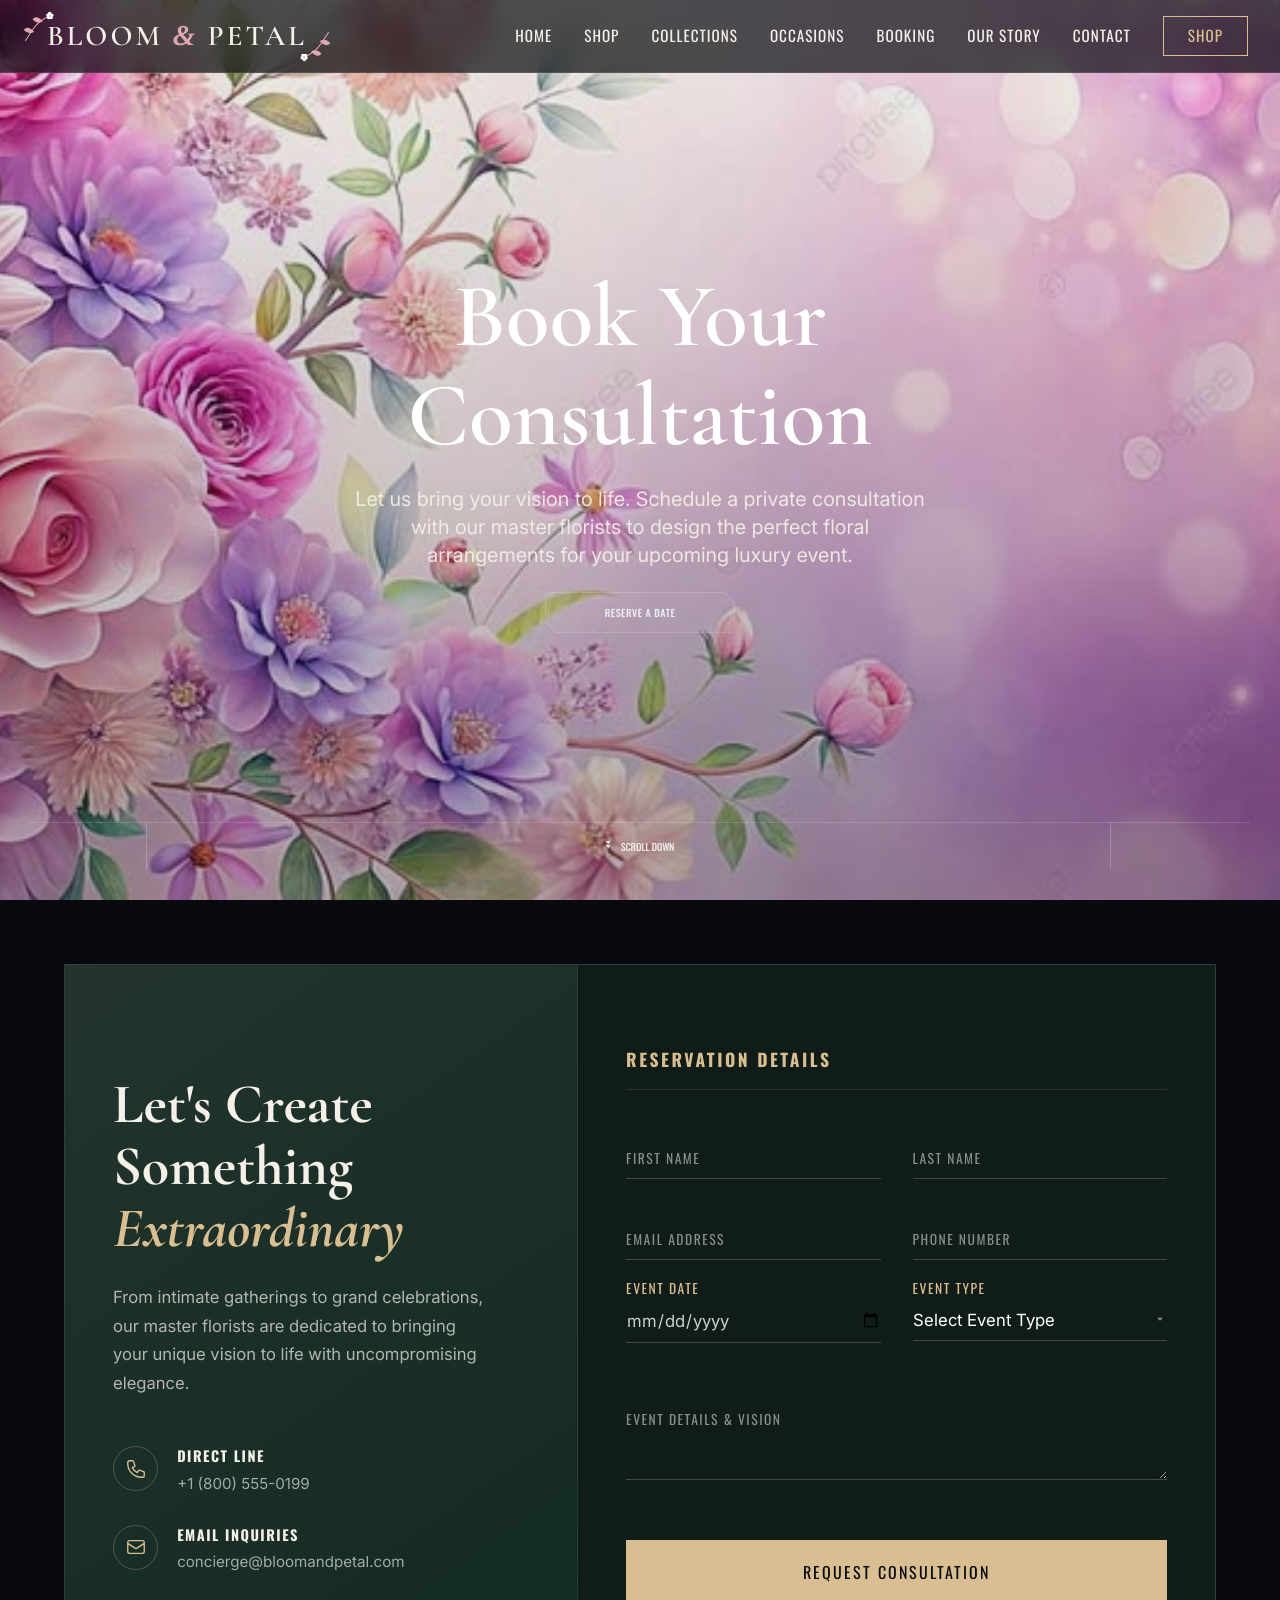
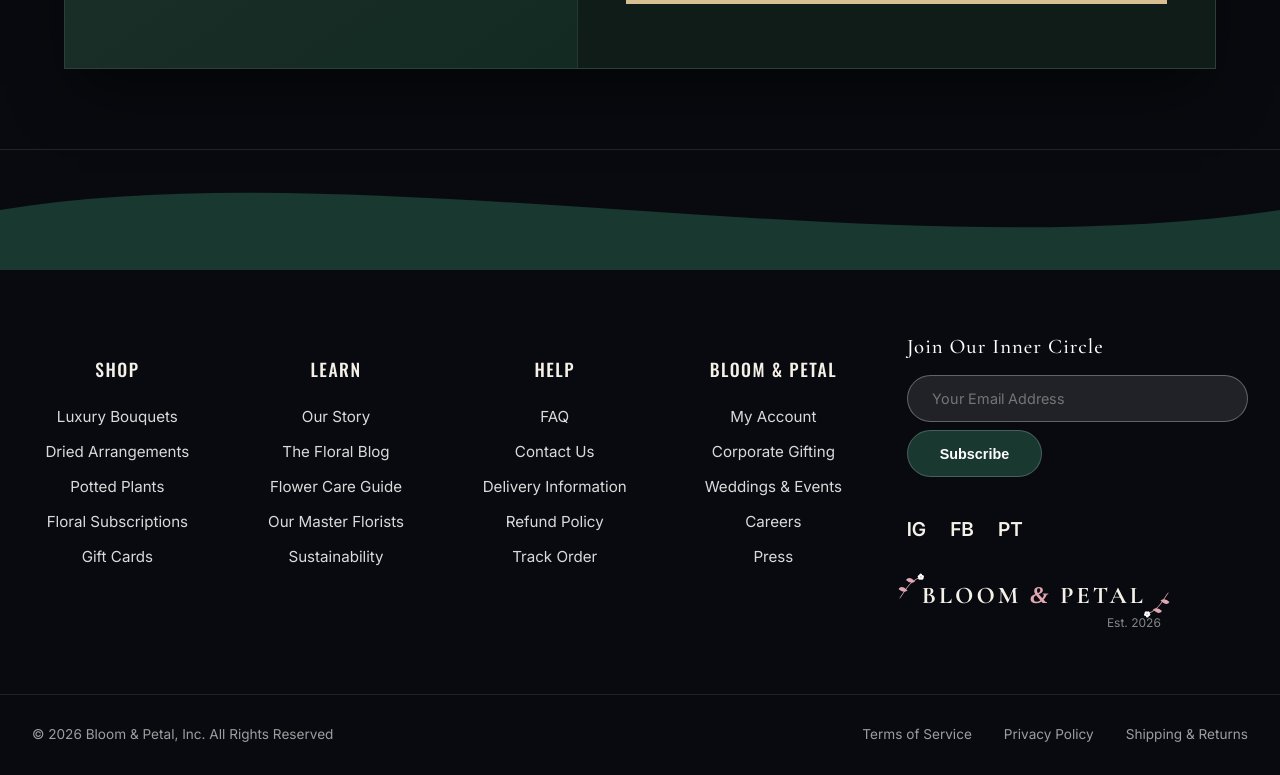
<file: booking.html>
<!DOCTYPE html>
<html lang="en">
<head>
<meta charset="utf-8">
<meta name="viewport" content="width=device-width, initial-scale=1, viewport-fit=cover">
<title>Book a Consultation - Bloom & Petal</title>
<script>if(!matchMedia("(prefers-reduced-motion: reduce)").matches){document.documentElement.className="anim";}</script>
<meta name="description" content="Book a luxury floral consultation for your wedding or special event.">
<link rel="stylesheet" href="css/style.css">
</head>
<body>
<header class="site-header">
  <div class="header-container">
    <a class="site-logo" href="index.html" style="position: relative; display: inline-block; padding: 0 15px;"><svg style="position: absolute; top: -10px; left: -10px; width: 35px; height: 35px; color: #dfa8b2; pointer-events: none;" viewBox="0 0 100 100"><path d="M 80,20 Q 50,30 30,60 T 10,90" fill="none" stroke="currentColor" stroke-width="3" stroke-linecap="round"/><path d="M 60,35 Q 40,15 30,30 Q 45,45 60,35 Z" fill="currentColor" /><path d="M 35,65 Q 15,45 5,60 Q 20,75 35,65 Z" fill="currentColor" /><g transform="translate(80, 20)" fill="#fff"><circle cx="-6" cy="-2" r="5"/><circle cx="-1" cy="-7" r="5"/><circle cx="5" cy="-2" r="5"/><circle cx="3" cy="4" r="5"/><circle cx="-4" cy="4" r="5"/><circle cx="0" cy="0" r="2.5" fill="#dfa8b2"/></g></svg><svg style="position: absolute; bottom: -10px; right: -10px; width: 35px; height: 35px; color: #dfa8b2; pointer-events: none; transform: rotate(180deg);" viewBox="0 0 100 100"><path d="M 80,20 Q 50,30 30,60 T 10,90" fill="none" stroke="currentColor" stroke-width="3" stroke-linecap="round"/><path d="M 60,35 Q 40,15 30,30 Q 45,45 60,35 Z" fill="currentColor" /><path d="M 35,65 Q 15,45 5,60 Q 20,75 35,65 Z" fill="currentColor" /><g transform="translate(80, 20)" fill="#fff"><circle cx="-6" cy="-2" r="5"/><circle cx="-1" cy="-7" r="5"/><circle cx="5" cy="-2" r="5"/><circle cx="3" cy="4" r="5"/><circle cx="-4" cy="4" r="5"/><circle cx="0" cy="0" r="2.5" fill="#dfa8b2"/></g></svg><span style="letter-spacing: 3px;">BLOOM <span style="color: #dfa8b2; font-style: italic; font-family: 'Times New Roman', serif;">&amp;</span> PETAL</span></a>
    <nav class="main-nav">
      <ul class="nav-links">
        <li><a href="index.html">HOME</a></li>
        <li><a href="shop.html">SHOP</a></li>
        <li><a href="collections.html">COLLECTIONS</a></li>
        <li><a href="occasions.html">OCCASIONS</a></li>
        <li><a href="booking.html">BOOKING</a></li>
        <li><a href="about.html">OUR STORY</a></li>
        <li><a href="contact.html">CONTACT</a></li>
      </ul>
      <a class="shop-btn" href="shop.html">SHOP</a>
    </nav>
  </div>
</header>
<section class="hero-section">
  <div class="bg" role="img" aria-label="Elegant consultation table" style="background-image:url('assets/images/booking_hero_bg.jpg'); background-position: center; object-fit: cover;"></div>

  <div class="frame">
    <span class="ln ln-t"></span><span class="ln ln-b"></span>
    <span class="ln ln-l"></span><span class="ln ln-r"></span>
    <span class="cn cn-tl"></span><span class="cn cn-tr"></span>
    <span class="cn cn-bl"></span><span class="cn cn-br"></span>

    <div class="hero">
      <h1 class="headline"><span class="hrow"><span class="hrise">Book Your </span></span><span class="hrow"><span class="hrise">Consultation</span></span></h1>
      <p class="blurb">Let us bring your vision to life. Schedule a private consultation<br>with our master florists to design the perfect floral<br>arrangements for your upcoming luxury event.</p>
      <a class="cta lbl" href="#booking-form">
        <span class="cta-glass"></span>
        <svg class="cta-edge" viewBox="0 0 190 41" preserveAspectRatio="none" aria-hidden="true"><path d="M3.5.5 H179.5 L189.5 10.5 V37.5 L186.5 40.5 H10.5 L.5 30.5 V3.5 Z" vector-effect="non-scaling-stroke"/></svg>
        <span class="cta-in">
          <span class="t" style="margin-left:0;">RESERVE A DATE</span>
        </span>
      </a>
    </div>

    <div class="dock">
      <span class="rule"></span><span class="div div-l"></span><span class="div div-r"></span>
      <a class="scroll lbl" href="#booking-form">
        <svg class="ico" viewBox="0 0 5 7" xmlns="http://www.w3.org/2000/svg" aria-hidden="true"><path d="M0 0 H5 L2.5 3 Z"/><path d="M0 4 H5 L2.5 7 Z"/></svg>
        <span class="t">SCROLL DOWN</span>
      </a>
    </div>
  </div>
</section>

<style>
  .premium-form-section {
    max-width: 1200px;
    margin: 4rem auto 5rem;
    padding: 0 1.5rem;
    position: relative;
    z-index: 10;
  }
  .premium-card {
    background: rgba(20, 45, 36, 0.95);
    backdrop-filter: blur(20px);
    border: 1px solid rgba(255,255,255,0.1);
    box-shadow: 0 30px 60px -15px rgba(0,0,0,0.6);
    display: flex;
    flex-direction: column;
    overflow: hidden;
  }
  @media (min-width: 900px) {
    .premium-card { flex-direction: row; }
  }
  .premium-left {
    flex: 1;
    padding: 4rem 3rem;
    background: linear-gradient(145deg, rgba(223, 168, 178, 0.08) 0%, rgba(20, 45, 36, 0) 100%);
    display: flex;
    flex-direction: column;
    justify-content: space-between;
    border-right: 1px solid rgba(255,255,255,0.05);
  }
  .premium-right {
    flex: 1.3;
    padding: 4rem 3rem;
    background: var(--midnight-green);
  }
  .premium-form .form-group {
    position: relative;
    margin-bottom: 2.5rem;
    flex: 1;
    min-width: 220px;
  }
  .premium-form .form-row {
    display: flex;
    gap: 2rem;
    flex-wrap: wrap;
  }
  .premium-form .form-control {
    width: 100%;
    padding: 10px 0;
    background: transparent;
    border: none;
    border-bottom: 1px solid rgba(255,255,255,0.2);
    color: #fff;
    outline: none;
    font-family: 'Inter', sans-serif;
    font-size: 1.05rem;
    transition: border-color 0.4s;
    box-sizing: border-box;
  }
  .premium-form .form-control:focus {
    border-bottom-color: var(--cream);
  }
  .premium-form .form-label {
    position: absolute;
    top: 10px;
    left: 0;
    font-family: 'Oswald', sans-serif;
    font-size: 0.85rem;
    letter-spacing: 1.5px;
    color: rgba(255,255,255,0.5);
    pointer-events: none;
    transition: all 0.3s cubic-bezier(0.4, 0, 0.2, 1);
    transform-origin: left top;
  }
  .premium-form .form-control:focus + .form-label,
  .premium-form .form-control:not(:placeholder-shown) + .form-label {
    transform: translateY(-22px) scale(0.85);
    color: var(--cream);
  }
  .premium-btn {
    background: var(--cream);
    color: var(--ink);
    border: none;
    font-family: 'Oswald', sans-serif;
    font-size: 1rem;
    letter-spacing: 2px;
    cursor: pointer;
    width: 100%;
    padding: 20px;
    transition: all 0.4s ease;
    text-transform: uppercase;
    margin-top: 1rem;
  }
  .premium-btn:hover {
    background: #fff;
    transform: translateY(-2px);
    box-shadow: 0 10px 25px rgba(223, 168, 178, 0.2);
  }
  select.form-control {
    appearance: none;
    cursor: pointer;
  }
  select.form-control option {
    background: var(--ink);
    color: #fff;
  }
</style>

<section id="booking-form" class="premium-form-section">
  <div class="premium-card">
    
    <!-- Left Context Area -->
    <div class="premium-left">
      <div>
        <h2 style="font-family: 'Cormorant Garamond', serif; font-size: 3.5rem; color: var(--ivory); margin-bottom: 1.5rem; line-height: 1.1;">Let's Create<br>Something<br><span style="color: var(--cream); font-style: italic;">Extraordinary</span></h2>
        <p style="color: rgba(245, 240, 232, 0.7); font-size: 1.05rem; line-height: 1.7; max-width: 90%; margin-bottom: 3rem;">From intimate gatherings to grand celebrations, our master florists are dedicated to bringing your unique vision to life with uncompromising elegance.</p>
        
        <div style="display: flex; flex-direction: column; gap: 2rem;">
          <div style="display: flex; align-items: flex-start; gap: 1.2rem;">
            <div style="width: 45px; height: 45px; border-radius: 50%; border: 1px solid rgba(223, 168, 178, 0.3); display: flex; align-items: center; justify-content: center; color: var(--cream);">
              <svg width="22" height="22" fill="none" stroke="currentColor" stroke-width="1.5" viewBox="0 0 24 24"><path stroke-linecap="round" stroke-linejoin="round" d="M3 5a2 2 0 012-2h3.28a1 1 0 01.948.684l1.498 4.493a1 1 0 01-.502 1.21l-2.257 1.13a11.042 11.042 0 005.516 5.516l1.13-2.257a1 1 0 011.21-.502l4.493 1.498a1 1 0 01.684.949V19a2 2 0 01-2 2h-1C9.716 21 3 14.284 3 6V5z"/></svg>
            </div>
            <div>
              <h4 style="font-family: 'Oswald', sans-serif; letter-spacing: 1.5px; color: var(--ivory); margin: 0 0 0.4rem 0; font-size: 0.9rem;">DIRECT LINE</h4>
              <p style="color: rgba(255,255,255,0.6); margin: 0; font-size: 0.95rem; font-family: 'Inter', sans-serif;">+1 (800) 555-0199</p>
            </div>
          </div>
          <div style="display: flex; align-items: flex-start; gap: 1.2rem;">
            <div style="width: 45px; height: 45px; border-radius: 50%; border: 1px solid rgba(223, 168, 178, 0.3); display: flex; align-items: center; justify-content: center; color: var(--cream);">
              <svg width="22" height="22" fill="none" stroke="currentColor" stroke-width="1.5" viewBox="0 0 24 24"><path stroke-linecap="round" stroke-linejoin="round" d="M3 8l7.89 5.26a2 2 0 002.22 0L21 8M5 19h14a2 2 0 002-2V7a2 2 0 00-2-2H5a2 2 0 00-2 2v10a2 2 0 002 2z"/></svg>
            </div>
            <div>
              <h4 style="font-family: 'Oswald', sans-serif; letter-spacing: 1.5px; color: var(--ivory); margin: 0 0 0.4rem 0; font-size: 0.9rem;">EMAIL INQUIRIES</h4>
              <p style="color: rgba(255,255,255,0.6); margin: 0; font-size: 0.95rem; font-family: 'Inter', sans-serif;">concierge@bloomandpetal.com</p>
            </div>
          </div>
        </div>
      </div>
    </div>
    
    <!-- Right Form Area -->
    <div class="premium-right">
      <h3 style="font-family: 'Oswald', sans-serif; font-size: 1.1rem; letter-spacing: 2.5px; color: var(--cream); margin-bottom: 3rem; border-bottom: 1px solid rgba(255,255,255,0.1); padding-bottom: 1rem;">RESERVATION DETAILS</h3>
      
      <form class="premium-form" action="#" method="POST">
        
        <div class="form-row">
          <div class="form-group">
            <input type="text" id="fname" name="fname" class="form-control" placeholder=" " required>
            <label for="fname" class="form-label">FIRST NAME</label>
          </div>
          <div class="form-group">
            <input type="text" id="lname" name="lname" class="form-control" placeholder=" " required>
            <label for="lname" class="form-label">LAST NAME</label>
          </div>
        </div>
        
        <div class="form-row">
          <div class="form-group">
            <input type="email" id="email" name="email" class="form-control" placeholder=" " required>
            <label for="email" class="form-label">EMAIL ADDRESS</label>
          </div>
          <div class="form-group">
            <input type="tel" id="phone" name="phone" class="form-control" placeholder=" ">
            <label for="phone" class="form-label">PHONE NUMBER</label>
          </div>
        </div>

        <div class="form-row">
          <div class="form-group">
            <input type="date" id="date" name="date" class="form-control" style="color: rgba(255,255,255,0.8);" required>
            <label for="date" style="position: absolute; top: -22px; left: 0; font-family: 'Oswald', sans-serif; font-size: 0.85rem; letter-spacing: 1.5px; color: var(--cream);">EVENT DATE</label>
          </div>
          <div class="form-group" style="position: relative;">
            <select id="type" name="type" class="form-control" required>
              <option value="" disabled selected hidden>Select Event Type</option>
              <option value="wedding">Wedding</option>
              <option value="gala">Gala & Banquet</option>
              <option value="corporate">Corporate Event</option>
              <option value="private">Private Celebration</option>
              <option value="other">Other</option>
            </select>
            <label for="type" style="position: absolute; top: -22px; left: 0; font-family: 'Oswald', sans-serif; font-size: 0.85rem; letter-spacing: 1.5px; color: var(--cream);">EVENT TYPE</label>
            <svg style="position: absolute; right: 0; top: 12px; width: 14px; height: 14px; fill: rgba(255,255,255,0.5); pointer-events: none;" viewBox="0 0 24 24"><path d="M7 10l5 5 5-5z"/></svg>
          </div>
        </div>

        <div class="form-group" style="margin-top: 1rem;">
          <textarea id="message" name="message" class="form-control" rows="3" placeholder=" " style="resize: vertical;"></textarea>
          <label for="message" class="form-label">EVENT DETAILS & VISION</label>
        </div>
        
        <button type="submit" class="premium-btn">Request Consultation</button>
      </form>
    </div>
  </div>
</section>

<footer class="site-footer" style="position: relative; color: #fff; padding: 0 0 2rem; font-family: 'Inter', sans-serif; overflow: hidden; margin-top: 5rem;">
  <!-- Background Image with Overlay -->
  <div style="position: absolute; inset: 0; background-image: url('assets/images/footer_bg.jpg'); background-size: cover; background-position: center; opacity: 0.8; z-index: -2;"></div>
  <div style="position: absolute; inset: 0; background: linear-gradient(to bottom, rgba(25, 56, 47, 0.5) 0%, rgba(10, 20, 15, 0.95) 100%); z-index: -1;"></div>

  <!-- Wavy Top Divider -->
  <svg viewBox="0 0 1440 320" preserveAspectRatio="none" style="display: block; width: 100%; height: 120px; background: var(--ink);">
    <path d="M0,160 C400,0 1000,320 1440,160 L1440,320 L0,320 Z" fill="#19382f"></path>
  </svg>
  
  <div style="max-width: 1300px; margin: 4rem auto 0; padding: 0 2rem; display: flex; flex-wrap: wrap; justify-content: space-between; gap: 3rem; position: relative; z-index: 1;">
    <!-- Column 1: Shop -->
    <div style="flex: 1; min-width: 140px;">
      <h4 style="font-family: 'Oswald', sans-serif; font-size: 1.1rem; letter-spacing: 1.5px; margin-bottom: 1.5rem; font-weight: 500; color: var(--ivory);">SHOP</h4>
      <ul style="list-style: none; padding: 0; margin: 0; display: flex; flex-direction: column; gap: 1rem; font-size: 0.95rem;">
        <li><a href="#" style="color: rgba(255,255,255,0.85); text-decoration: none; transition: color 0.3s;">Luxury Bouquets</a></li>
        <li><a href="#" style="color: rgba(255,255,255,0.85); text-decoration: none; transition: color 0.3s;">Dried Arrangements</a></li>
        <li><a href="#" style="color: rgba(255,255,255,0.85); text-decoration: none; transition: color 0.3s;">Potted Plants</a></li>
        <li><a href="#" style="color: rgba(255,255,255,0.85); text-decoration: none; transition: color 0.3s;">Floral Subscriptions</a></li>
        <li><a href="#" style="color: rgba(255,255,255,0.85); text-decoration: none; transition: color 0.3s;">Gift Cards</a></li>
      </ul>
    </div>
    
    <!-- Column 2: Learn -->
    <div style="flex: 1; min-width: 140px;">
      <h4 style="font-family: 'Oswald', sans-serif; font-size: 1.1rem; letter-spacing: 1.5px; margin-bottom: 1.5rem; font-weight: 500; color: var(--ivory);">LEARN</h4>
      <ul style="list-style: none; padding: 0; margin: 0; display: flex; flex-direction: column; gap: 1rem; font-size: 0.95rem;">
        <li><a href="about.html" style="color: rgba(255,255,255,0.85); text-decoration: none; transition: color 0.3s;">Our Story</a></li>
        <li><a href="#" style="color: rgba(255,255,255,0.85); text-decoration: none; transition: color 0.3s;">The Floral Blog</a></li>
        <li><a href="#" style="color: rgba(255,255,255,0.85); text-decoration: none; transition: color 0.3s;">Flower Care Guide</a></li>
        <li><a href="#" style="color: rgba(255,255,255,0.85); text-decoration: none; transition: color 0.3s;">Our Master Florists</a></li>
        <li><a href="#" style="color: rgba(255,255,255,0.85); text-decoration: none; transition: color 0.3s;">Sustainability</a></li>
      </ul>
    </div>
    
    <!-- Column 3: Help -->
    <div style="flex: 1; min-width: 140px;">
      <h4 style="font-family: 'Oswald', sans-serif; font-size: 1.1rem; letter-spacing: 1.5px; margin-bottom: 1.5rem; font-weight: 500; color: var(--ivory);">HELP</h4>
      <ul style="list-style: none; padding: 0; margin: 0; display: flex; flex-direction: column; gap: 1rem; font-size: 0.95rem;">
        <li><a href="#" style="color: rgba(255,255,255,0.85); text-decoration: none; transition: color 0.3s;">FAQ</a></li>
        <li><a href="contact.html" style="color: rgba(255,255,255,0.85); text-decoration: none; transition: color 0.3s;">Contact Us</a></li>
        <li><a href="#" style="color: rgba(255,255,255,0.85); text-decoration: none; transition: color 0.3s;">Delivery Information</a></li>
        <li><a href="#" style="color: rgba(255,255,255,0.85); text-decoration: none; transition: color 0.3s;">Refund Policy</a></li>
        <li><a href="#" style="color: rgba(255,255,255,0.85); text-decoration: none; transition: color 0.3s;">Track Order</a></li>
      </ul>
    </div>
    
    <!-- Column 4: Brand -->
    <div style="flex: 1; min-width: 160px;">
      <h4 style="font-family: 'Oswald', sans-serif; font-size: 1.1rem; letter-spacing: 1.5px; margin-bottom: 1.5rem; font-weight: 500; color: var(--ivory);">BLOOM & PETAL</h4>
      <ul style="list-style: none; padding: 0; margin: 0; display: flex; flex-direction: column; gap: 1rem; font-size: 0.95rem;">
        <li><a href="#" style="color: rgba(255,255,255,0.85); text-decoration: none; transition: color 0.3s;">My Account</a></li>
        <li><a href="#" style="color: rgba(255,255,255,0.85); text-decoration: none; transition: color 0.3s;">Corporate Gifting</a></li>
        <li><a href="occasions.html" style="color: rgba(255,255,255,0.85); text-decoration: none; transition: color 0.3s;">Weddings & Events</a></li>
        <li><a href="#" style="color: rgba(255,255,255,0.85); text-decoration: none; transition: color 0.3s;">Careers</a></li>
        <li><a href="#" style="color: rgba(255,255,255,0.85); text-decoration: none; transition: color 0.3s;">Press</a></li>
      </ul>
    </div>
    
    <!-- Column 5: Newsletter & Social -->
    <div style="flex: 2; min-width: 300px; display: flex; flex-direction: column; align-items: flex-start;">
      <p style="margin: 0 0 1rem 0; font-size: 1rem; font-weight: 500; font-family: 'Cormorant Garamond', serif; letter-spacing: 1px; font-size: 1.3rem;">Join Our Inner Circle</p>
      <form style="display: flex; flex-wrap: wrap; gap: 0.5rem; width: 100%; max-width: 450px; margin-bottom: 2.5rem;" onsubmit="event.preventDefault();">
        <input type="email" placeholder="Your Email Address" style="flex: 1; min-width: 200px; padding: 0.9rem 1.5rem; border-radius: 30px; border: 1px solid rgba(255,255,255,0.3); background: rgba(255,255,255,0.1); outline: none; font-family: 'Inter', sans-serif; font-size: 0.9rem; color: #fff; backdrop-filter: blur(5px); box-sizing: border-box;">
        <button type="submit" style="padding: 0.9rem 2rem; background: #19382f; border: 1px solid rgba(255,255,255,0.2); color: #fff; font-weight: 600; font-size: 0.9rem; border-radius: 30px; cursor: pointer; transition: background 0.3s, transform 0.3s; box-sizing: border-box;">Subscribe</button>
      </form>
      
      <!-- Social Icons -->
      <div style="display: flex; gap: 1.5rem; margin-bottom: 2.5rem; font-weight: 600; font-size: 1.2rem;">
        <a href="#" style="color: var(--ivory); text-decoration: none; transition: transform 0.3s;">IG</a>
        <a href="#" style="color: var(--ivory); text-decoration: none; transition: transform 0.3s;">FB</a>
        <a href="#" style="color: var(--ivory); text-decoration: none; transition: transform 0.3s;">PT</a>
      </div>

      <!-- Trust Badge -->
      <div style="text-align: right;">
        <h3 style="font-family: 'Cormorant Garamond', serif; font-size: 24px; letter-spacing: 2px; color: var(--ivory); margin: 0; position: relative; display: inline-block; padding: 0 15px;"><svg style="position: absolute; top: -10px; left: -10px; width: 30px; height: 30px; color: #dfa8b2; pointer-events: none;" viewBox="0 0 100 100"><path d="M 80,20 Q 50,30 30,60 T 10,90" fill="none" stroke="currentColor" stroke-width="3" stroke-linecap="round"/><path d="M 60,35 Q 40,15 30,30 Q 45,45 60,35 Z" fill="currentColor" /><path d="M 35,65 Q 15,45 5,60 Q 20,75 35,65 Z" fill="currentColor" /><g transform="translate(80, 20)" fill="#fff"><circle cx="-6" cy="-2" r="5"/><circle cx="-1" cy="-7" r="5"/><circle cx="5" cy="-2" r="5"/><circle cx="3" cy="4" r="5"/><circle cx="-4" cy="4" r="5"/><circle cx="0" cy="0" r="2.5" fill="#dfa8b2"/></g></svg><svg style="position: absolute; bottom: -10px; right: -10px; width: 30px; height: 30px; color: #dfa8b2; pointer-events: none; transform: rotate(180deg);" viewBox="0 0 100 100"><path d="M 80,20 Q 50,30 30,60 T 10,90" fill="none" stroke="currentColor" stroke-width="3" stroke-linecap="round"/><path d="M 60,35 Q 40,15 30,30 Q 45,45 60,35 Z" fill="currentColor" /><path d="M 35,65 Q 15,45 5,60 Q 20,75 35,65 Z" fill="currentColor" /><g transform="translate(80, 20)" fill="#fff"><circle cx="-6" cy="-2" r="5"/><circle cx="-1" cy="-7" r="5"/><circle cx="5" cy="-2" r="5"/><circle cx="3" cy="4" r="5"/><circle cx="-4" cy="4" r="5"/><circle cx="0" cy="0" r="2.5" fill="#dfa8b2"/></g></svg><span style="letter-spacing: 3px;">BLOOM <span style="color: #dfa8b2; font-style: italic; font-family: 'Times New Roman', serif;">&amp;</span> PETAL</span></h3>
        <div style="font-size: 0.75rem; color: rgba(255,255,255,0.5); margin-top: 0.3rem;">Est. 2026</div>
      </div>
    </div>
  </div>
  
  <div style="max-width: 1300px; margin: 4rem auto 0; padding: 2rem 2rem 0; border-top: 1px solid rgba(255,255,255,0.1); display: flex; flex-wrap: wrap; justify-content: space-between; font-size: 0.85rem; color: rgba(255,255,255,0.6); gap: 1rem; position: relative; z-index: 1;">
    <div>&copy; 2026 Bloom & Petal, Inc. All Rights Reserved</div>
    <div style="display: flex; gap: 2rem;">
      <a href="#" style="color: rgba(255,255,255,0.6); text-decoration: none; transition: color 0.3s;">Terms of Service</a>
      <a href="#" style="color: rgba(255,255,255,0.6); text-decoration: none; transition: color 0.3s;">Privacy Policy</a>
      <a href="#" style="color: rgba(255,255,255,0.6); text-decoration: none; transition: color 0.3s;">Shipping & Returns</a>
    </div>
  </div>
</footer>
</body>
</html>
</file>
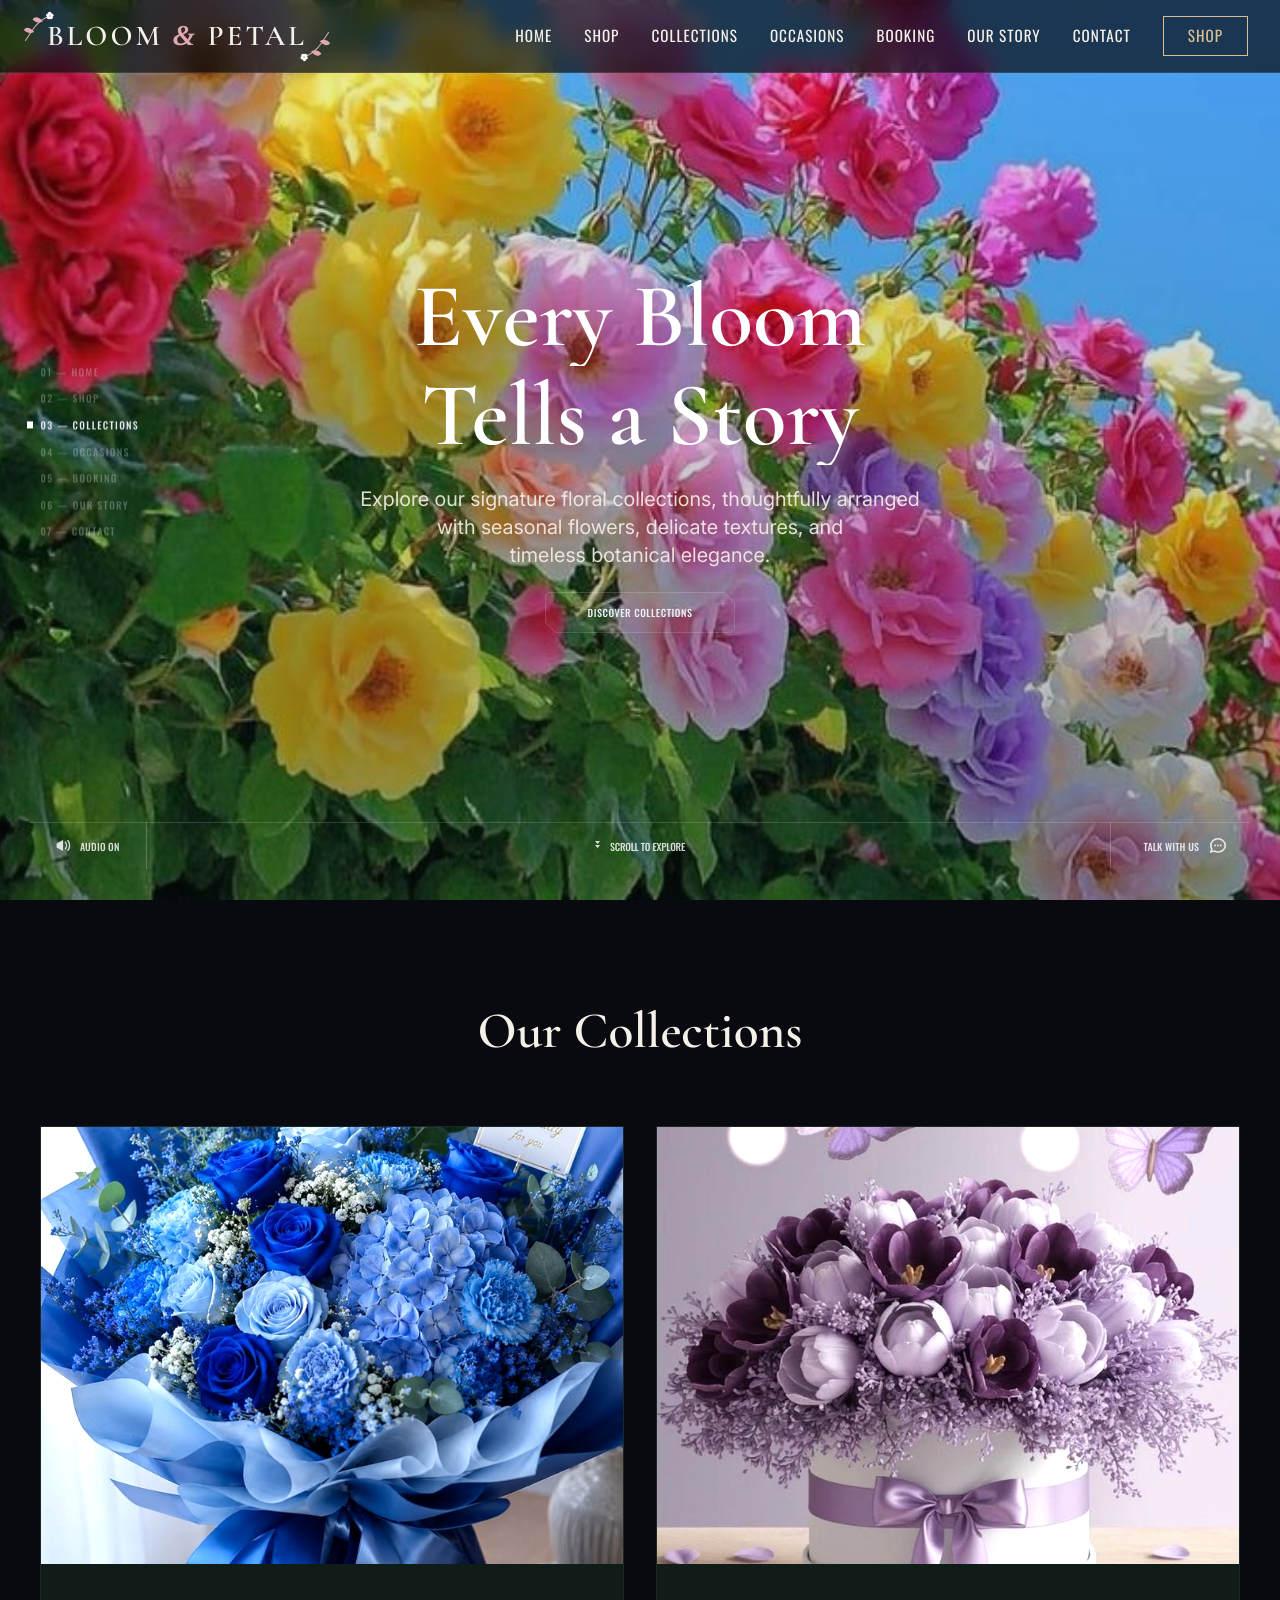
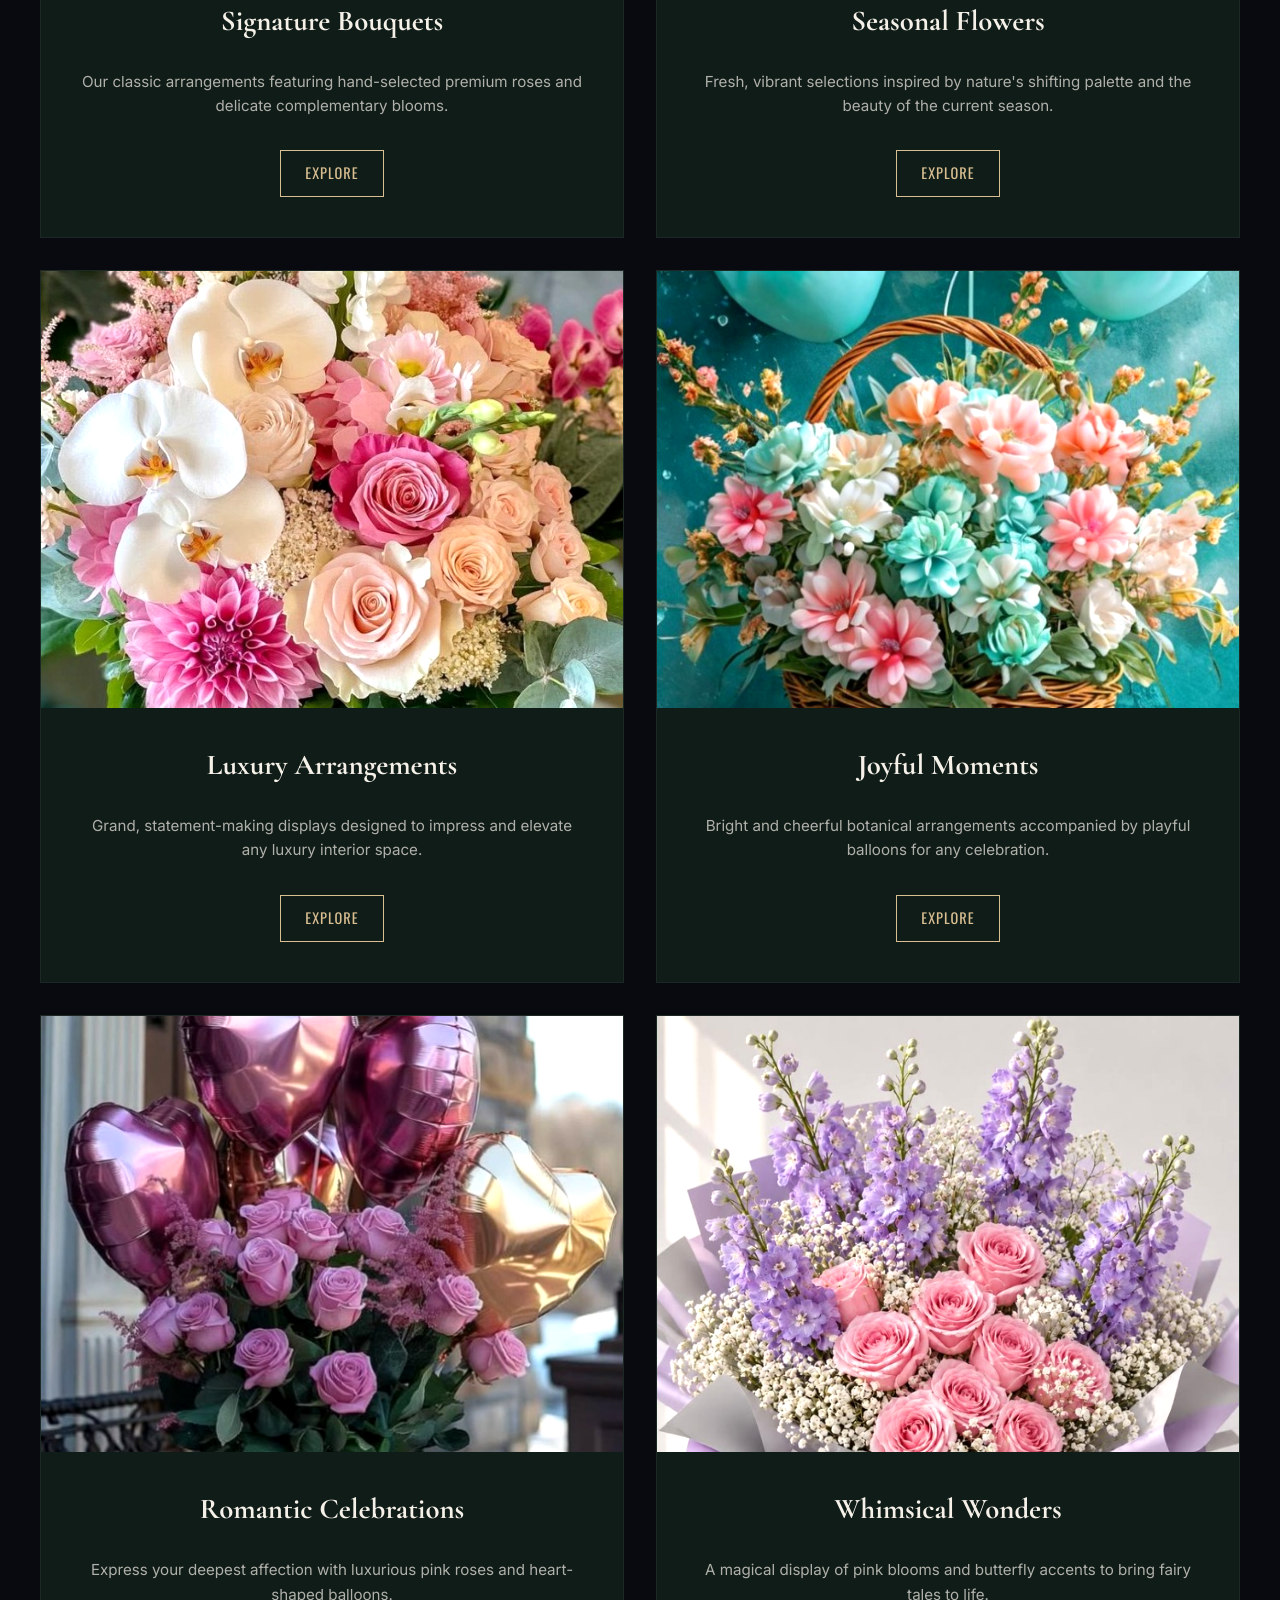
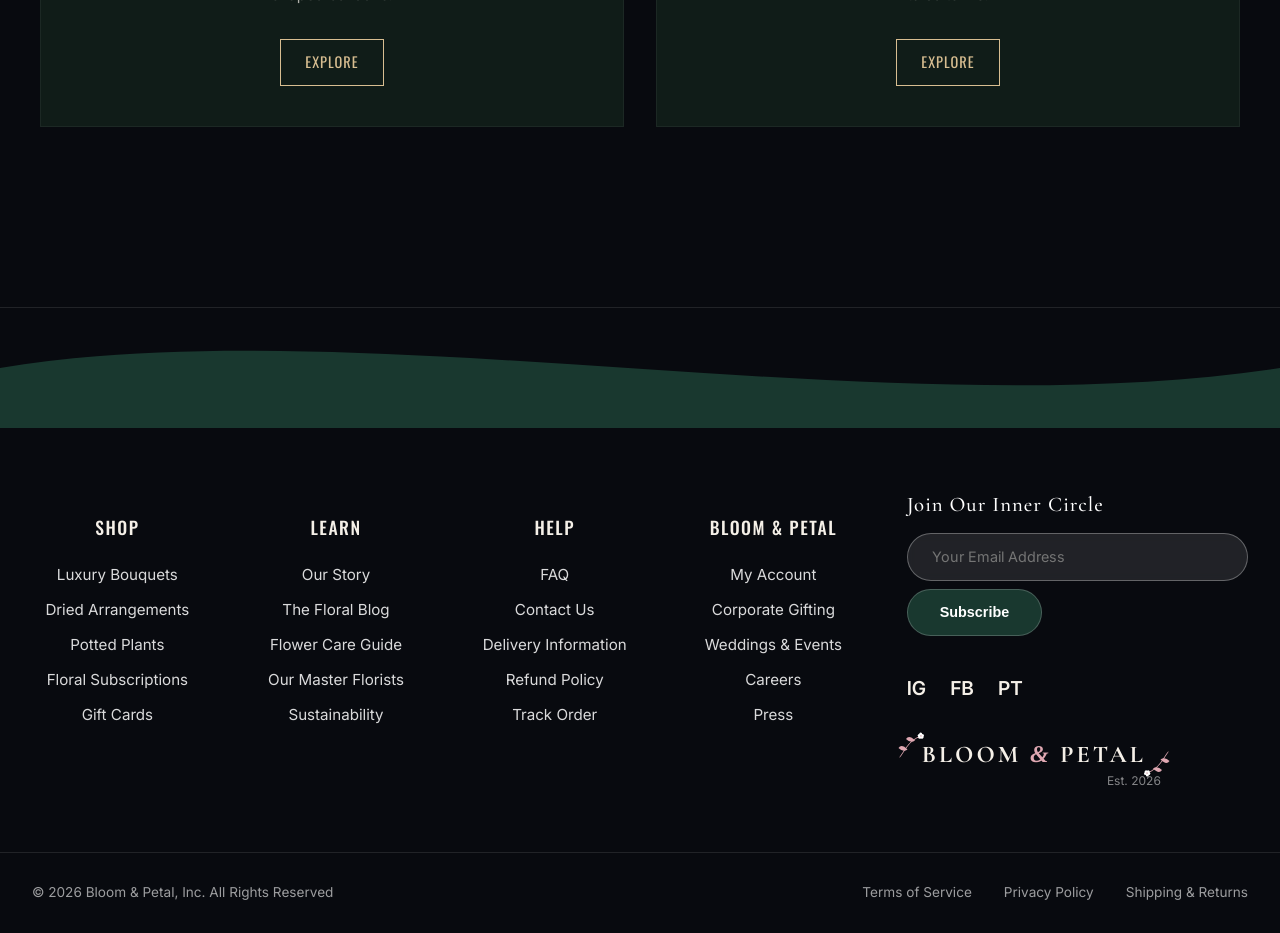
<file: collections.html>
<!DOCTYPE html>
<html lang="en">
<head>
<meta charset="utf-8">
<meta name="viewport" content="width=device-width, initial-scale=1, viewport-fit=cover">
<title>Collections - Bloom & Petal</title>
<script>if(!matchMedia("(prefers-reduced-motion: reduce)").matches){document.documentElement.className="anim";}</script>
<meta name="description" content="Explore our signature floral collections.">
<link rel="stylesheet" href="css/style.css">
</head>
<body>
<header class="site-header">
  <div class="header-container">
    <a class="site-logo" href="index.html" style="position: relative; display: inline-block; padding: 0 15px;"><svg style="position: absolute; top: -10px; left: -10px; width: 35px; height: 35px; color: #dfa8b2; pointer-events: none;" viewBox="0 0 100 100"><path d="M 80,20 Q 50,30 30,60 T 10,90" fill="none" stroke="currentColor" stroke-width="3" stroke-linecap="round"/><path d="M 60,35 Q 40,15 30,30 Q 45,45 60,35 Z" fill="currentColor" /><path d="M 35,65 Q 15,45 5,60 Q 20,75 35,65 Z" fill="currentColor" /><g transform="translate(80, 20)" fill="#fff"><circle cx="-6" cy="-2" r="5"/><circle cx="-1" cy="-7" r="5"/><circle cx="5" cy="-2" r="5"/><circle cx="3" cy="4" r="5"/><circle cx="-4" cy="4" r="5"/><circle cx="0" cy="0" r="2.5" fill="#dfa8b2"/></g></svg><svg style="position: absolute; bottom: -10px; right: -10px; width: 35px; height: 35px; color: #dfa8b2; pointer-events: none; transform: rotate(180deg);" viewBox="0 0 100 100"><path d="M 80,20 Q 50,30 30,60 T 10,90" fill="none" stroke="currentColor" stroke-width="3" stroke-linecap="round"/><path d="M 60,35 Q 40,15 30,30 Q 45,45 60,35 Z" fill="currentColor" /><path d="M 35,65 Q 15,45 5,60 Q 20,75 35,65 Z" fill="currentColor" /><g transform="translate(80, 20)" fill="#fff"><circle cx="-6" cy="-2" r="5"/><circle cx="-1" cy="-7" r="5"/><circle cx="5" cy="-2" r="5"/><circle cx="3" cy="4" r="5"/><circle cx="-4" cy="4" r="5"/><circle cx="0" cy="0" r="2.5" fill="#dfa8b2"/></g></svg><span style="letter-spacing: 3px;">BLOOM <span style="color: #dfa8b2; font-style: italic; font-family: 'Times New Roman', serif;">&amp;</span> PETAL</span></a>
    <nav class="main-nav">
      <ul class="nav-links">
        <li><a href="index.html">HOME</a></li>
        <li><a href="shop.html">SHOP</a></li>
        <li class="on"><a href="collections.html" aria-current="page">COLLECTIONS</a></li>
        <li><a href="occasions.html">OCCASIONS</a></li>
        <li><a href="booking.html">BOOKING</a></li>
        <li><a href="about.html">OUR STORY</a></li>
        <li><a href="contact.html">CONTACT</a></li>
      </ul>
      <a class="shop-btn" href="collections.html">SHOP</a>
    </nav>
  </div>
</header>
<section class="hero-section">
  <div class="bg" role="img" aria-label="A premium editorial photograph featuring an artistic arrangement of pink peonies" style="background-image:url('assets/images/home_bg_new.jpg');"></div>

  <div class="frame">
    <span class="ln ln-t"></span><span class="ln ln-b"></span>
    <span class="ln ln-l"></span><span class="ln ln-r"></span>
    <span class="cn cn-tl"></span><span class="cn cn-tr"></span>
    <span class="cn cn-bl"></span><span class="cn cn-br"></span>



    <ul class="index" aria-label="Chapters">
      <li><a href="index.html"><span class="t">01 — HOME</span></a></li>
      <li><a href="shop.html"><span class="t">02 — SHOP</span></a></li>
      <li class="on"><a href="collections.html" aria-current="true"><span class="t">03 — COLLECTIONS</span></a></li>
      <li><a href="occasions.html"><span class="t">04 — OCCASIONS</span></a></li>
      <li><a href="booking.html"><span class="t">05 — BOOKING</span></a></li>
      <li><a href="about.html"><span class="t">06 — OUR STORY</span></a></li>
      <li><a href="contact.html"><span class="t">07 — CONTACT</span></a></li>
    </ul>

    <div class="hero">
      <h1 class="headline"><span class="hrow"><span class="hrise">Every Bloom </span></span><span class="hrow"><span class="hrise">Tells a Story</span></span></h1>
      <p class="blurb">Explore our signature floral collections, thoughtfully arranged<br>with seasonal flowers, delicate textures, and<br>timeless botanical elegance.</p>
      <a class="cta lbl" href="#content">
        <span class="cta-glass"></span>
        <svg class="cta-edge" viewBox="0 0 190 41" preserveAspectRatio="none" aria-hidden="true"><path d="M3.5.5 H179.5 L189.5 10.5 V37.5 L186.5 40.5 H10.5 L.5 30.5 V3.5 Z" vector-effect="non-scaling-stroke"/></svg>
        <span class="cta-in">
          <span class="t" style="margin-left:0;">DISCOVER COLLECTIONS</span>
        </span>
      </a>
    </div>

    <div class="dock">
      <span class="rule"></span><span class="div div-l"></span><span class="div div-r"></span>

      <button class="audio lbl" type="button" aria-pressed="true">
        <svg class="ico" viewBox="0 0 14 11" xmlns="http://www.w3.org/2000/svg" aria-hidden="true">
          <path d="M7 0 L7 11 L0.6 7.6 L0.6 3.4 Z" stroke="none"/>
          <path class="wave" d="M9.4 2.2 C10.9 4 10.9 7 9.4 8.8" fill="none" stroke-width="1.3" stroke-linecap="round"/>
          <path class="wave" d="M11.9 0.6 C14.1 3.3 14.1 7.7 11.9 10.4" fill="none" stroke-width="1.3" stroke-linecap="round"/>
          <path class="slash" d="M9.2 2.4 L13.8 8.6 M13.8 2.4 L9.2 8.6" fill="none" stroke-width="1.3" stroke-linecap="round"/>
        </svg>
        <span class="t">AUDIO ON</span>
      </button>

      <a class="scroll lbl" href="#content">
        <svg class="ico" viewBox="0 0 5 7" xmlns="http://www.w3.org/2000/svg" aria-hidden="true"><path d="M0 0 H5 L2.5 3 Z"/><path d="M0 4 H5 L2.5 7 Z"/></svg>
        <span class="t">SCROLL TO EXPLORE</span>
      </a>

      <a class="talk lbl" href="contact.html">
        <span class="t">TALK WITH US</span>
        <svg class="ico" viewBox="0 0 16 15" xmlns="http://www.w3.org/2000/svg" aria-hidden="true">
          <path d="M8 .8 C12 .8 15.2 3.8 15.2 7.4 C15.2 11 12 14 8 14 C6.6 14 5.3 13.6 4.2 13 L.9 13.9 L1.9 10.9 C1.2 9.9 .8 8.7 .8 7.4 C.8 3.8 4 .8 8 .8 Z"/>
          <g fill="currentColor" stroke="none"><circle cx="5.2" cy="7.4" r=".95"/><circle cx="8" cy="7.4" r=".95"/><circle cx="10.8" cy="7.4" r=".95"/></g>
        </svg>
      </a>
    </div>
  </div>
</section>

<section id="content" class="page-content">
  <div class="section-header">
    <h2 class="section-title">Our Collections</h2>
  </div>
  <div class="grid">
    <div class="card">
      <img src="assets/images/collection_card3.jpg" alt="Signature Bouquets" class="card-img">
      <div class="card-body">
        <h3 class="card-title">Signature Bouquets</h3>
        <p class="card-text">Our classic arrangements featuring hand-selected premium roses and delicate complementary blooms.</p>
        <a href="#" class="card-btn">EXPLORE</a>
      </div>
    </div>
    <div class="card">
      <img src="assets/images/collection_card2.jpg" alt="Seasonal Flowers" class="card-img">
      <div class="card-body">
        <h3 class="card-title">Seasonal Flowers</h3>
        <p class="card-text">Fresh, vibrant selections inspired by nature's shifting palette and the beauty of the current season.</p>
        <a href="#" class="card-btn">EXPLORE</a>
      </div>
    </div>
    <div class="card">
      <img src="assets/images/collection_card4.jpg" alt="Luxury Arrangements" class="card-img">
      <div class="card-body">
        <h3 class="card-title">Luxury Arrangements</h3>
        <p class="card-text">Grand, statement-making displays designed to impress and elevate any luxury interior space.</p>
        <a href="#" class="card-btn">EXPLORE</a>
      </div>
    </div>
    <div class="card">
      <img src="assets/images/collection_card1.jpg" alt="Joyful Moments" class="card-img">
      <div class="card-body">
        <h3 class="card-title">Joyful Moments</h3>
        <p class="card-text">Bright and cheerful botanical arrangements accompanied by playful balloons for any celebration.</p>
        <a href="#" class="card-btn">EXPLORE</a>
      </div>
    </div>
    <div class="card">
      <img src="assets/images/collection_card5.jpg" alt="Romantic Celebrations" class="card-img">
      <div class="card-body">
        <h3 class="card-title">Romantic Celebrations</h3>
        <p class="card-text">Express your deepest affection with luxurious pink roses and heart-shaped balloons.</p>
        <a href="#" class="card-btn">EXPLORE</a>
      </div>
    </div>
    <div class="card">
      <img src="assets/images/collection_card6_new.jpg" alt="Whimsical Wonders" class="card-img" style="object-position: center top; image-rendering: high-quality;">
      <div class="card-body">
        <h3 class="card-title">Whimsical Wonders</h3>
        <p class="card-text">A magical display of pink blooms and butterfly accents to bring fairy tales to life.</p>
        <a href="#" class="card-btn">EXPLORE</a>
      </div>
    </div>
  </div>
</section>

<footer class="site-footer" style="position: relative; color: #fff; padding: 0 0 2rem; font-family: 'Inter', sans-serif; overflow: hidden; margin-top: 5rem;">
  <!-- Background Image with Overlay -->
  <div style="position: absolute; inset: 0; background-image: url('assets/images/footer_bg.jpg'); background-size: cover; background-position: center; opacity: 0.8; z-index: -2;"></div>
  <div style="position: absolute; inset: 0; background: linear-gradient(to bottom, rgba(25, 56, 47, 0.5) 0%, rgba(10, 20, 15, 0.95) 100%); z-index: -1;"></div>

  <!-- Wavy Top Divider -->
  <svg viewBox="0 0 1440 320" preserveAspectRatio="none" style="display: block; width: 100%; height: 120px; background: var(--ink);">
    <path d="M0,160 C400,0 1000,320 1440,160 L1440,320 L0,320 Z" fill="#19382f"></path>
  </svg>
  
  <div style="max-width: 1300px; margin: 4rem auto 0; padding: 0 2rem; display: flex; flex-wrap: wrap; justify-content: space-between; gap: 3rem; position: relative; z-index: 1;">
    <!-- Column 1: Shop -->
    <div style="flex: 1; min-width: 140px;">
      <h4 style="font-family: 'Oswald', sans-serif; font-size: 1.1rem; letter-spacing: 1.5px; margin-bottom: 1.5rem; font-weight: 500; color: var(--ivory);">SHOP</h4>
      <ul style="list-style: none; padding: 0; margin: 0; display: flex; flex-direction: column; gap: 1rem; font-size: 0.95rem;">
        <li><a href="#" style="color: rgba(255,255,255,0.85); text-decoration: none; transition: color 0.3s;">Luxury Bouquets</a></li>
        <li><a href="#" style="color: rgba(255,255,255,0.85); text-decoration: none; transition: color 0.3s;">Dried Arrangements</a></li>
        <li><a href="#" style="color: rgba(255,255,255,0.85); text-decoration: none; transition: color 0.3s;">Potted Plants</a></li>
        <li><a href="#" style="color: rgba(255,255,255,0.85); text-decoration: none; transition: color 0.3s;">Floral Subscriptions</a></li>
        <li><a href="#" style="color: rgba(255,255,255,0.85); text-decoration: none; transition: color 0.3s;">Gift Cards</a></li>
      </ul>
    </div>
    
    <!-- Column 2: Learn -->
    <div style="flex: 1; min-width: 140px;">
      <h4 style="font-family: 'Oswald', sans-serif; font-size: 1.1rem; letter-spacing: 1.5px; margin-bottom: 1.5rem; font-weight: 500; color: var(--ivory);">LEARN</h4>
      <ul style="list-style: none; padding: 0; margin: 0; display: flex; flex-direction: column; gap: 1rem; font-size: 0.95rem;">
        <li><a href="about.html" style="color: rgba(255,255,255,0.85); text-decoration: none; transition: color 0.3s;">Our Story</a></li>
        <li><a href="#" style="color: rgba(255,255,255,0.85); text-decoration: none; transition: color 0.3s;">The Floral Blog</a></li>
        <li><a href="#" style="color: rgba(255,255,255,0.85); text-decoration: none; transition: color 0.3s;">Flower Care Guide</a></li>
        <li><a href="#" style="color: rgba(255,255,255,0.85); text-decoration: none; transition: color 0.3s;">Our Master Florists</a></li>
        <li><a href="#" style="color: rgba(255,255,255,0.85); text-decoration: none; transition: color 0.3s;">Sustainability</a></li>
      </ul>
    </div>
    
    <!-- Column 3: Help -->
    <div style="flex: 1; min-width: 140px;">
      <h4 style="font-family: 'Oswald', sans-serif; font-size: 1.1rem; letter-spacing: 1.5px; margin-bottom: 1.5rem; font-weight: 500; color: var(--ivory);">HELP</h4>
      <ul style="list-style: none; padding: 0; margin: 0; display: flex; flex-direction: column; gap: 1rem; font-size: 0.95rem;">
        <li><a href="#" style="color: rgba(255,255,255,0.85); text-decoration: none; transition: color 0.3s;">FAQ</a></li>
        <li><a href="contact.html" style="color: rgba(255,255,255,0.85); text-decoration: none; transition: color 0.3s;">Contact Us</a></li>
        <li><a href="#" style="color: rgba(255,255,255,0.85); text-decoration: none; transition: color 0.3s;">Delivery Information</a></li>
        <li><a href="#" style="color: rgba(255,255,255,0.85); text-decoration: none; transition: color 0.3s;">Refund Policy</a></li>
        <li><a href="#" style="color: rgba(255,255,255,0.85); text-decoration: none; transition: color 0.3s;">Track Order</a></li>
      </ul>
    </div>
    
    <!-- Column 4: Brand -->
    <div style="flex: 1; min-width: 160px;">
      <h4 style="font-family: 'Oswald', sans-serif; font-size: 1.1rem; letter-spacing: 1.5px; margin-bottom: 1.5rem; font-weight: 500; color: var(--ivory);">BLOOM & PETAL</h4>
      <ul style="list-style: none; padding: 0; margin: 0; display: flex; flex-direction: column; gap: 1rem; font-size: 0.95rem;">
        <li><a href="#" style="color: rgba(255,255,255,0.85); text-decoration: none; transition: color 0.3s;">My Account</a></li>
        <li><a href="#" style="color: rgba(255,255,255,0.85); text-decoration: none; transition: color 0.3s;">Corporate Gifting</a></li>
        <li><a href="occasions.html" style="color: rgba(255,255,255,0.85); text-decoration: none; transition: color 0.3s;">Weddings & Events</a></li>
        <li><a href="#" style="color: rgba(255,255,255,0.85); text-decoration: none; transition: color 0.3s;">Careers</a></li>
        <li><a href="#" style="color: rgba(255,255,255,0.85); text-decoration: none; transition: color 0.3s;">Press</a></li>
      </ul>
    </div>
    
    <!-- Column 5: Newsletter & Social -->
    <div style="flex: 2; min-width: 300px; display: flex; flex-direction: column; align-items: flex-start;">
      <p style="margin: 0 0 1rem 0; font-size: 1rem; font-weight: 500; font-family: 'Cormorant Garamond', serif; letter-spacing: 1px; font-size: 1.3rem;">Join Our Inner Circle</p>
      <form style="display: flex; flex-wrap: wrap; gap: 0.5rem; width: 100%; max-width: 450px; margin-bottom: 2.5rem;" onsubmit="event.preventDefault();">
        <input type="email" placeholder="Your Email Address" style="flex: 1; min-width: 200px; padding: 0.9rem 1.5rem; border-radius: 30px; border: 1px solid rgba(255,255,255,0.3); background: rgba(255,255,255,0.1); outline: none; font-family: 'Inter', sans-serif; font-size: 0.9rem; color: #fff; backdrop-filter: blur(5px); box-sizing: border-box;">
        <button type="submit" style="padding: 0.9rem 2rem; background: #19382f; border: 1px solid rgba(255,255,255,0.2); color: #fff; font-weight: 600; font-size: 0.9rem; border-radius: 30px; cursor: pointer; transition: background 0.3s, transform 0.3s; box-sizing: border-box;">Subscribe</button>
      </form>
      
      <!-- Social Icons -->
      <div style="display: flex; gap: 1.5rem; margin-bottom: 2.5rem; font-weight: 600; font-size: 1.2rem;">
        <a href="#" style="color: var(--ivory); text-decoration: none; transition: transform 0.3s;">IG</a>
        <a href="#" style="color: var(--ivory); text-decoration: none; transition: transform 0.3s;">FB</a>
        <a href="#" style="color: var(--ivory); text-decoration: none; transition: transform 0.3s;">PT</a>
      </div>

      <!-- Trust Badge -->
      <div style="text-align: right;">
        <h3 style="font-family: 'Cormorant Garamond', serif; font-size: 24px; letter-spacing: 2px; color: var(--ivory); margin: 0; position: relative; display: inline-block; padding: 0 15px;"><svg style="position: absolute; top: -10px; left: -10px; width: 30px; height: 30px; color: #dfa8b2; pointer-events: none;" viewBox="0 0 100 100"><path d="M 80,20 Q 50,30 30,60 T 10,90" fill="none" stroke="currentColor" stroke-width="3" stroke-linecap="round"/><path d="M 60,35 Q 40,15 30,30 Q 45,45 60,35 Z" fill="currentColor" /><path d="M 35,65 Q 15,45 5,60 Q 20,75 35,65 Z" fill="currentColor" /><g transform="translate(80, 20)" fill="#fff"><circle cx="-6" cy="-2" r="5"/><circle cx="-1" cy="-7" r="5"/><circle cx="5" cy="-2" r="5"/><circle cx="3" cy="4" r="5"/><circle cx="-4" cy="4" r="5"/><circle cx="0" cy="0" r="2.5" fill="#dfa8b2"/></g></svg><svg style="position: absolute; bottom: -10px; right: -10px; width: 30px; height: 30px; color: #dfa8b2; pointer-events: none; transform: rotate(180deg);" viewBox="0 0 100 100"><path d="M 80,20 Q 50,30 30,60 T 10,90" fill="none" stroke="currentColor" stroke-width="3" stroke-linecap="round"/><path d="M 60,35 Q 40,15 30,30 Q 45,45 60,35 Z" fill="currentColor" /><path d="M 35,65 Q 15,45 5,60 Q 20,75 35,65 Z" fill="currentColor" /><g transform="translate(80, 20)" fill="#fff"><circle cx="-6" cy="-2" r="5"/><circle cx="-1" cy="-7" r="5"/><circle cx="5" cy="-2" r="5"/><circle cx="3" cy="4" r="5"/><circle cx="-4" cy="4" r="5"/><circle cx="0" cy="0" r="2.5" fill="#dfa8b2"/></g></svg><span style="letter-spacing: 3px;">BLOOM <span style="color: #dfa8b2; font-style: italic; font-family: 'Times New Roman', serif;">&amp;</span> PETAL</span></h3>
        <div style="font-size: 0.75rem; color: rgba(255,255,255,0.5); margin-top: 0.3rem;">Est. 2026</div>
      </div>
    </div>
  </div>
  
  <div style="max-width: 1300px; margin: 4rem auto 0; padding: 2rem 2rem 0; border-top: 1px solid rgba(255,255,255,0.1); display: flex; flex-wrap: wrap; justify-content: space-between; font-size: 0.85rem; color: rgba(255,255,255,0.6); gap: 1rem; position: relative; z-index: 1;">
    <div>&copy; 2026 Bloom & Petal, Inc. All Rights Reserved</div>
    <div style="display: flex; gap: 2rem;">
      <a href="#" style="color: rgba(255,255,255,0.6); text-decoration: none; transition: color 0.3s;">Terms of Service</a>
      <a href="#" style="color: rgba(255,255,255,0.6); text-decoration: none; transition: color 0.3s;">Privacy Policy</a>
      <a href="#" style="color: rgba(255,255,255,0.6); text-decoration: none; transition: color 0.3s;">Shipping & Returns</a>
    </div>
  </div>
</footer>

<script src="js/main.js"></script>
</body>
</html>
</file>
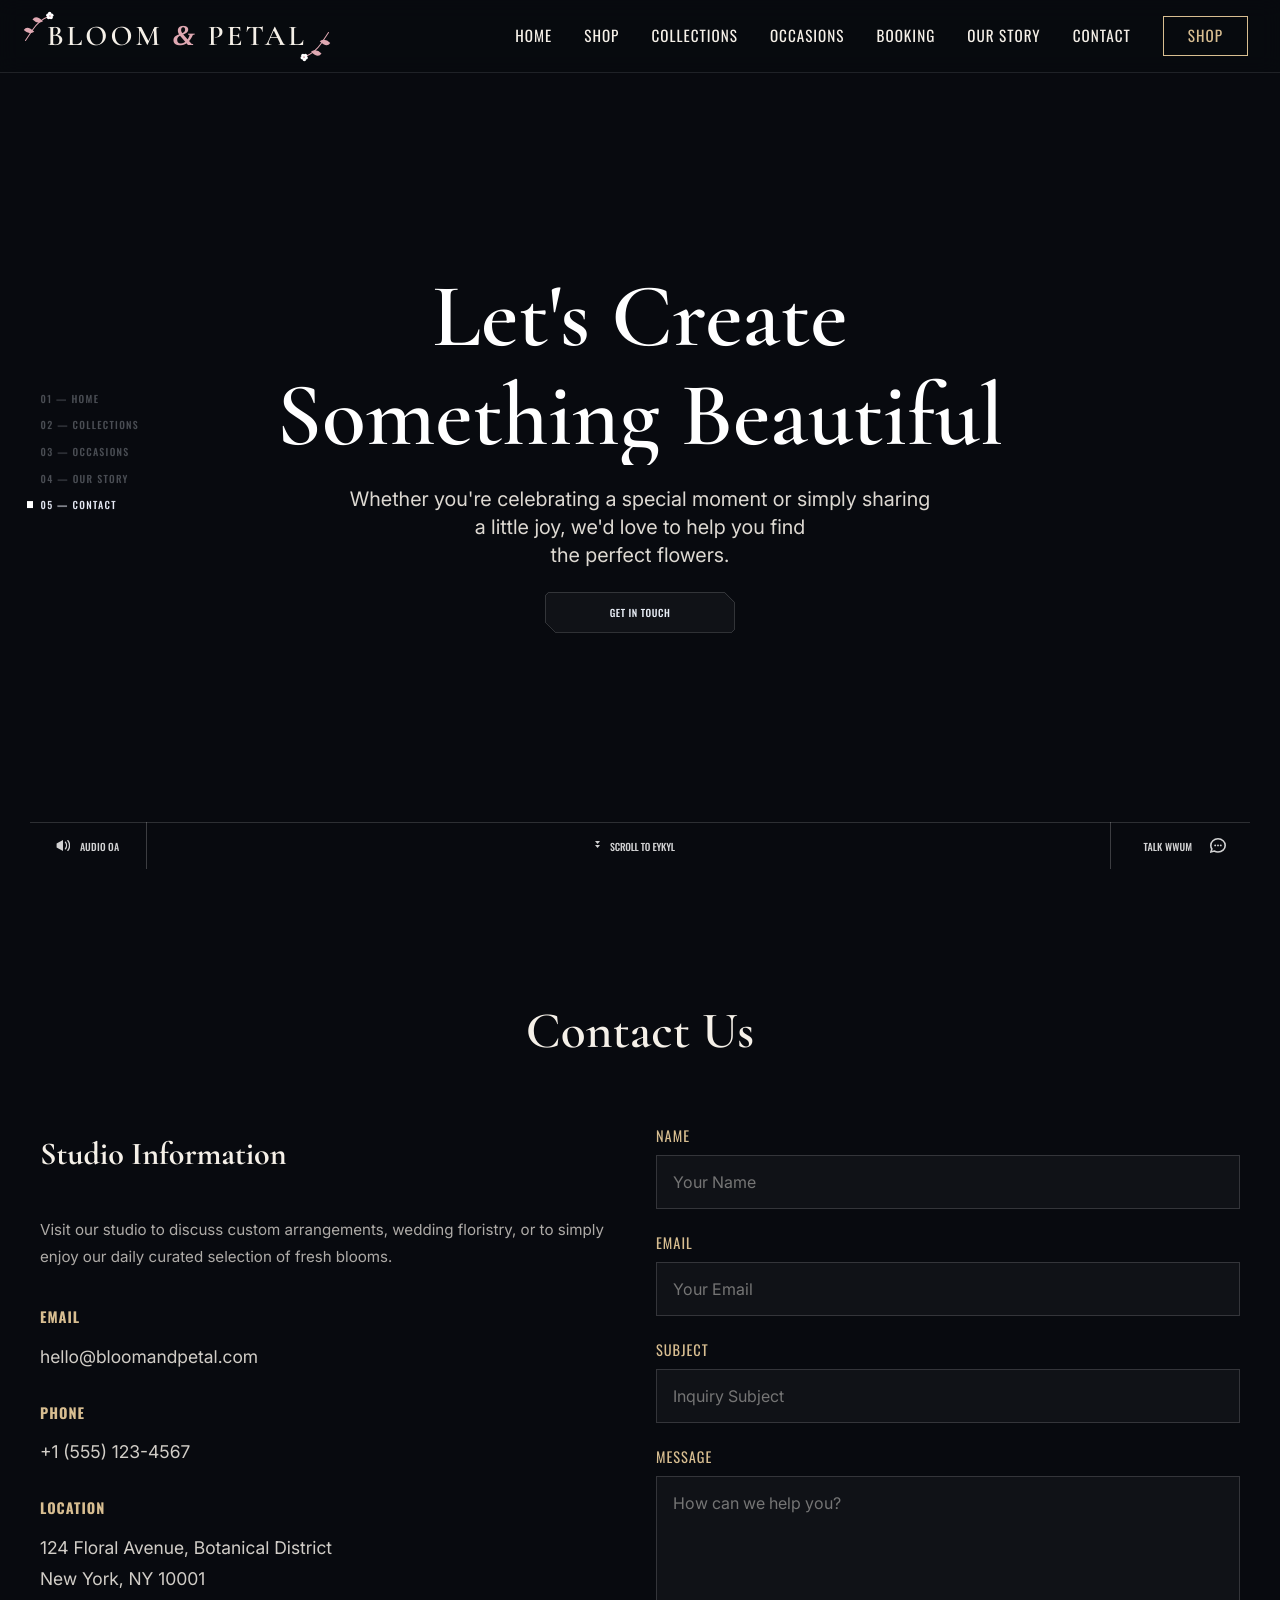
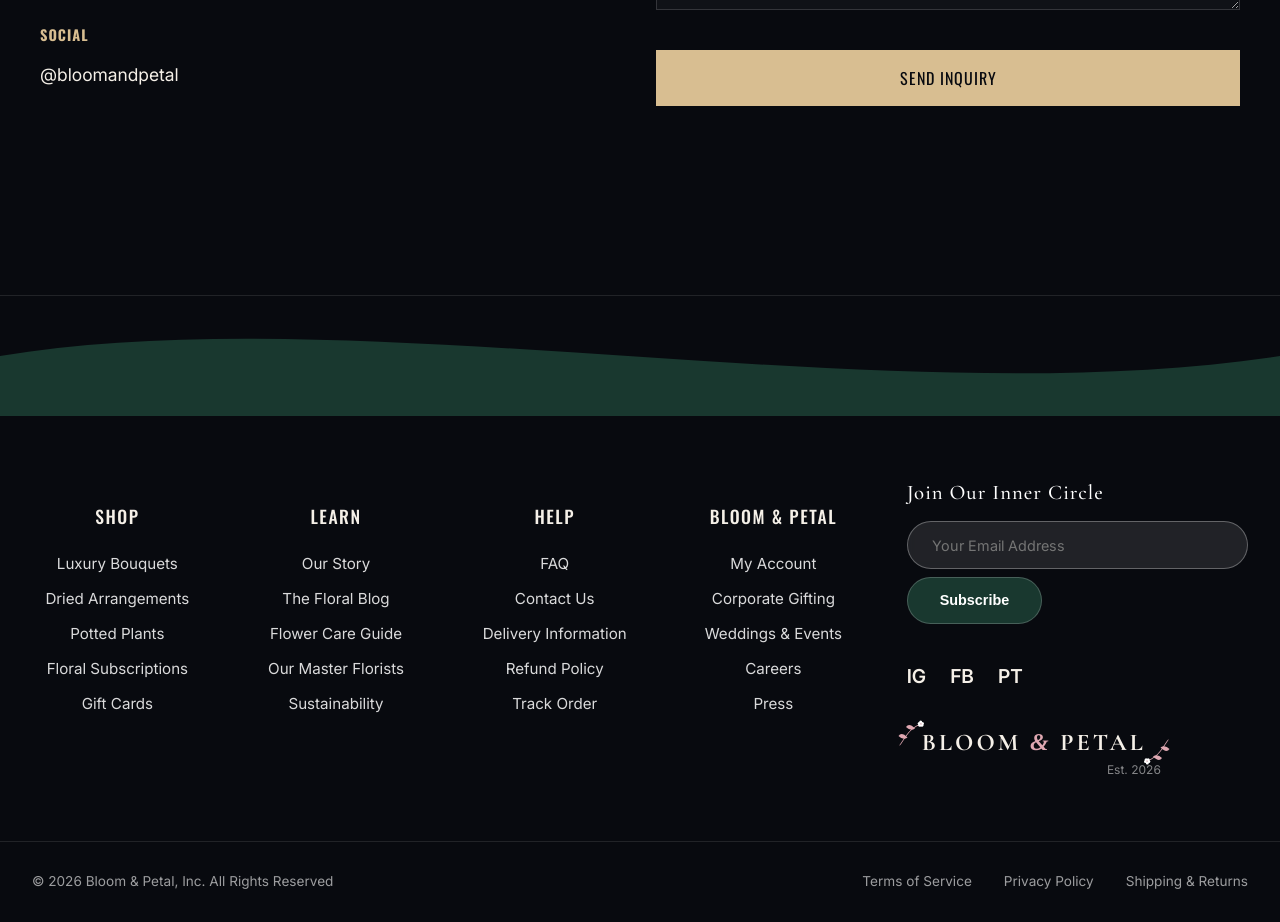
<file: contact.html>
<!DOCTYPE html>
<html lang="en">
<head>
<meta charset="utf-8">
<meta name="viewport" content="width=device-width, initial-scale=1, viewport-fit=cover">
<title>Contact - Bloom & Petal</title>
<script>if(!matchMedia("(prefers-reduced-motion: reduce)").matches){document.documentElement.className="anim";}</script>
<meta name="description" content="Let's create something beautiful together.">
<link rel="stylesheet" href="css/style.css">
</head>
<body>
<header class="site-header">
  <div class="header-container">
    <a class="site-logo" href="index.html" style="position: relative; display: inline-block; padding: 0 15px;"><svg style="position: absolute; top: -10px; left: -10px; width: 35px; height: 35px; color: #dfa8b2; pointer-events: none;" viewBox="0 0 100 100"><path d="M 80,20 Q 50,30 30,60 T 10,90" fill="none" stroke="currentColor" stroke-width="3" stroke-linecap="round"/><path d="M 60,35 Q 40,15 30,30 Q 45,45 60,35 Z" fill="currentColor" /><path d="M 35,65 Q 15,45 5,60 Q 20,75 35,65 Z" fill="currentColor" /><g transform="translate(80, 20)" fill="#fff"><circle cx="-6" cy="-2" r="5"/><circle cx="-1" cy="-7" r="5"/><circle cx="5" cy="-2" r="5"/><circle cx="3" cy="4" r="5"/><circle cx="-4" cy="4" r="5"/><circle cx="0" cy="0" r="2.5" fill="#dfa8b2"/></g></svg><svg style="position: absolute; bottom: -10px; right: -10px; width: 35px; height: 35px; color: #dfa8b2; pointer-events: none; transform: rotate(180deg);" viewBox="0 0 100 100"><path d="M 80,20 Q 50,30 30,60 T 10,90" fill="none" stroke="currentColor" stroke-width="3" stroke-linecap="round"/><path d="M 60,35 Q 40,15 30,30 Q 45,45 60,35 Z" fill="currentColor" /><path d="M 35,65 Q 15,45 5,60 Q 20,75 35,65 Z" fill="currentColor" /><g transform="translate(80, 20)" fill="#fff"><circle cx="-6" cy="-2" r="5"/><circle cx="-1" cy="-7" r="5"/><circle cx="5" cy="-2" r="5"/><circle cx="3" cy="4" r="5"/><circle cx="-4" cy="4" r="5"/><circle cx="0" cy="0" r="2.5" fill="#dfa8b2"/></g></svg><span style="letter-spacing: 3px;">BLOOM <span style="color: #dfa8b2; font-style: italic; font-family: 'Times New Roman', serif;">&amp;</span> PETAL</span></a>
    <nav class="main-nav">
      <ul class="nav-links">
        <li><a href="index.html">HOME</a></li>
        <li><a href="shop.html">SHOP</a></li>
        <li><a href="collections.html">COLLECTIONS</a></li>
        <li><a href="occasions.html">OCCASIONS</a></li>
        <li><a href="booking.html">BOOKING</a></li>
        <li><a href="about.html">OUR STORY</a></li>
        <li class="on"><a href="contact.html" aria-current="page">CONTACT</a></li>
      </ul>
      <a class="shop-btn" href="collections.html">SHOP</a>
    </nav>
  </div>
</header>
<section class="hero-section">
  <div class="bg" role="img" aria-label="A sophisticated floral workspace with a beautiful bouquet" style="background-image:url('https://images.unsplash.com/photo-1490750967868-88aa4486c946?auto=format&fit=crop&q=80&w=1920&h=1080');"></div>

  <div class="frame">
    <span class="ln ln-t"></span><span class="ln ln-b"></span>
    <span class="ln ln-l"></span><span class="ln ln-r"></span>
    <span class="cn cn-tl"></span><span class="cn cn-tr"></span>
    <span class="cn cn-bl"></span><span class="cn cn-br"></span>



    <ul class="index" aria-label="Chapters">
      <li><a href="index.html"><span class="t">01 — HOME</span></a></li>
      <li><a href="collections.html"><span class="t">02 — COLLECTIONS</span></a></li>
      <li><a href="occasions.html"><span class="t">03 — OCCASIONS</span></a></li>
      <li><a href="about.html"><span class="t">04 — OUR STORY</span></a></li>
      <li class="on"><a href="contact.html" aria-current="true"><span class="t">05 — CONTACT</span></a></li>
    </ul>

    <div class="hero">
      <h1 class="headline"><span class="hrow"><span class="hrise">Let's Create </span></span><span class="hrow"><span class="hrise">Something Beautiful</span></span></h1>
      <p class="blurb">Whether you're celebrating a special moment or simply sharing<br>a little joy, we'd love to help you find<br>the perfect flowers.</p>
      <a class="cta lbl" href="#content">
        <span class="cta-glass"></span>
        <svg class="cta-edge" viewBox="0 0 190 41" preserveAspectRatio="none" aria-hidden="true"><path d="M3.5.5 H179.5 L189.5 10.5 V37.5 L186.5 40.5 H10.5 L.5 30.5 V3.5 Z" vector-effect="non-scaling-stroke"/></svg>
        <span class="cta-in">
          <span class="t" style="margin-left:0;">GET IN TOUCH</span>
        </span>
      </a>
    </div>

    <div class="dock">
      <span class="rule"></span><span class="div div-l"></span><span class="div div-r"></span>

      <button class="audio lbl" type="button" aria-pressed="true">
        <svg class="ico" viewBox="0 0 14 11" xmlns="http://www.w3.org/2000/svg" aria-hidden="true">
          <path d="M7 0 L7 11 L0.6 7.6 L0.6 3.4 Z" stroke="none"/>
          <path class="wave" d="M9.4 2.2 C10.9 4 10.9 7 9.4 8.8" fill="none" stroke-width="1.3" stroke-linecap="round"/>
          <path class="wave" d="M11.9 0.6 C14.1 3.3 14.1 7.7 11.9 10.4" fill="none" stroke-width="1.3" stroke-linecap="round"/>
          <path class="slash" d="M9.2 2.4 L13.8 8.6 M13.8 2.4 L9.2 8.6" fill="none" stroke-width="1.3" stroke-linecap="round"/>
        </svg>
        <span class="t">AUDIO ON</span>
      </button>

      <a class="scroll lbl" href="#content">
        <svg class="ico" viewBox="0 0 5 7" xmlns="http://www.w3.org/2000/svg" aria-hidden="true"><path d="M0 0 H5 L2.5 3 Z"/><path d="M0 4 H5 L2.5 7 Z"/></svg>
        <span class="t">SCROLL TO EXPLORE</span>
      </a>

      <a class="talk lbl" href="contact.html">
        <span class="t">TALK WITH US</span>
        <svg class="ico" viewBox="0 0 16 15" xmlns="http://www.w3.org/2000/svg" aria-hidden="true">
          <path d="M8 .8 C12 .8 15.2 3.8 15.2 7.4 C15.2 11 12 14 8 14 C6.6 14 5.3 13.6 4.2 13 L.9 13.9 L1.9 10.9 C1.2 9.9 .8 8.7 .8 7.4 C.8 3.8 4 .8 8 .8 Z"/>
          <g fill="currentColor" stroke="none"><circle cx="5.2" cy="7.4" r=".95"/><circle cx="8" cy="7.4" r=".95"/><circle cx="10.8" cy="7.4" r=".95"/></g>
        </svg>
      </a>
    </div>
  </div>
</section>

<section id="content" class="page-content">
  <div class="section-header">
    <h2 class="section-title">Contact Us</h2>
  </div>
  
  <div class="grid" style="align-items: start;">
    <div class="text-content" style="text-align: left;">
      <h3 style="font-family: 'Cormorant Garamond', serif; font-size: 2rem; margin-top:0; color: var(--ivory);">Studio Information</h3>
      <p style="margin-bottom: 2rem; font-size: 0.95rem; color: rgba(245,240,232,0.7);">
        Visit our studio to discuss custom arrangements, wedding floristry, or to simply enjoy our daily curated selection of fresh blooms.
      </p>
      
      <div style="margin-bottom: 1.5rem;">
        <strong style="font-family: 'Oswald', sans-serif; letter-spacing: 1px; color: var(--cream); font-size: 0.9rem;">EMAIL</strong>
        <p style="margin: 0.5rem 0;">hello@bloomandpetal.com</p>
      </div>
      
      <div style="margin-bottom: 1.5rem;">
        <strong style="font-family: 'Oswald', sans-serif; letter-spacing: 1px; color: var(--cream); font-size: 0.9rem;">PHONE</strong>
        <p style="margin: 0.5rem 0;">+1 (555) 123-4567</p>
      </div>

      <div style="margin-bottom: 1.5rem;">
        <strong style="font-family: 'Oswald', sans-serif; letter-spacing: 1px; color: var(--cream); font-size: 0.9rem;">LOCATION</strong>
        <p style="margin: 0.5rem 0;">124 Floral Avenue, Botanical District<br>New York, NY 10001</p>
      </div>

      <div style="margin-bottom: 1.5rem;">
        <strong style="font-family: 'Oswald', sans-serif; letter-spacing: 1px; color: var(--cream); font-size: 0.9rem;">SOCIAL</strong>
        <p style="margin: 0.5rem 0;"><a href="#" style="color: var(--ivory); text-decoration: none;">@bloomandpetal</a></p>
      </div>
    </div>
    
    <div>
      <form class="contact-form" action="#" method="POST" onsubmit="event.preventDefault(); alert('Thank you for your message!');">
        <div class="form-group">
          <label for="name">NAME</label>
          <input type="text" id="name" name="name" required placeholder="Your Name">
        </div>
        <div class="form-group">
          <label for="email">EMAIL</label>
          <input type="email" id="email" name="email" required placeholder="Your Email">
        </div>
        <div class="form-group">
          <label for="subject">SUBJECT</label>
          <input type="text" id="subject" name="subject" required placeholder="Inquiry Subject">
        </div>
        <div class="form-group">
          <label for="message">MESSAGE</label>
          <textarea id="message" name="message" rows="5" required placeholder="How can we help you?"></textarea>
        </div>
        <button type="submit" class="contact-btn">SEND INQUIRY</button>
      </form>
    </div>
  </div>
</section>

<footer class="site-footer" style="position: relative; color: #fff; padding: 0 0 2rem; font-family: 'Inter', sans-serif; overflow: hidden; margin-top: 5rem;">
  <!-- Background Image with Overlay -->
  <div style="position: absolute; inset: 0; background-image: url('assets/images/footer_bg.jpg'); background-size: cover; background-position: center; opacity: 0.8; z-index: -2;"></div>
  <div style="position: absolute; inset: 0; background: linear-gradient(to bottom, rgba(25, 56, 47, 0.5) 0%, rgba(10, 20, 15, 0.95) 100%); z-index: -1;"></div>

  <!-- Wavy Top Divider -->
  <svg viewBox="0 0 1440 320" preserveAspectRatio="none" style="display: block; width: 100%; height: 120px; background: var(--ink);">
    <path d="M0,160 C400,0 1000,320 1440,160 L1440,320 L0,320 Z" fill="#19382f"></path>
  </svg>
  
  <div style="max-width: 1300px; margin: 4rem auto 0; padding: 0 2rem; display: flex; flex-wrap: wrap; justify-content: space-between; gap: 3rem; position: relative; z-index: 1;">
    <!-- Column 1: Shop -->
    <div style="flex: 1; min-width: 140px;">
      <h4 style="font-family: 'Oswald', sans-serif; font-size: 1.1rem; letter-spacing: 1.5px; margin-bottom: 1.5rem; font-weight: 500; color: var(--ivory);">SHOP</h4>
      <ul style="list-style: none; padding: 0; margin: 0; display: flex; flex-direction: column; gap: 1rem; font-size: 0.95rem;">
        <li><a href="#" style="color: rgba(255,255,255,0.85); text-decoration: none; transition: color 0.3s;">Luxury Bouquets</a></li>
        <li><a href="#" style="color: rgba(255,255,255,0.85); text-decoration: none; transition: color 0.3s;">Dried Arrangements</a></li>
        <li><a href="#" style="color: rgba(255,255,255,0.85); text-decoration: none; transition: color 0.3s;">Potted Plants</a></li>
        <li><a href="#" style="color: rgba(255,255,255,0.85); text-decoration: none; transition: color 0.3s;">Floral Subscriptions</a></li>
        <li><a href="#" style="color: rgba(255,255,255,0.85); text-decoration: none; transition: color 0.3s;">Gift Cards</a></li>
      </ul>
    </div>
    
    <!-- Column 2: Learn -->
    <div style="flex: 1; min-width: 140px;">
      <h4 style="font-family: 'Oswald', sans-serif; font-size: 1.1rem; letter-spacing: 1.5px; margin-bottom: 1.5rem; font-weight: 500; color: var(--ivory);">LEARN</h4>
      <ul style="list-style: none; padding: 0; margin: 0; display: flex; flex-direction: column; gap: 1rem; font-size: 0.95rem;">
        <li><a href="about.html" style="color: rgba(255,255,255,0.85); text-decoration: none; transition: color 0.3s;">Our Story</a></li>
        <li><a href="#" style="color: rgba(255,255,255,0.85); text-decoration: none; transition: color 0.3s;">The Floral Blog</a></li>
        <li><a href="#" style="color: rgba(255,255,255,0.85); text-decoration: none; transition: color 0.3s;">Flower Care Guide</a></li>
        <li><a href="#" style="color: rgba(255,255,255,0.85); text-decoration: none; transition: color 0.3s;">Our Master Florists</a></li>
        <li><a href="#" style="color: rgba(255,255,255,0.85); text-decoration: none; transition: color 0.3s;">Sustainability</a></li>
      </ul>
    </div>
    
    <!-- Column 3: Help -->
    <div style="flex: 1; min-width: 140px;">
      <h4 style="font-family: 'Oswald', sans-serif; font-size: 1.1rem; letter-spacing: 1.5px; margin-bottom: 1.5rem; font-weight: 500; color: var(--ivory);">HELP</h4>
      <ul style="list-style: none; padding: 0; margin: 0; display: flex; flex-direction: column; gap: 1rem; font-size: 0.95rem;">
        <li><a href="#" style="color: rgba(255,255,255,0.85); text-decoration: none; transition: color 0.3s;">FAQ</a></li>
        <li><a href="contact.html" style="color: rgba(255,255,255,0.85); text-decoration: none; transition: color 0.3s;">Contact Us</a></li>
        <li><a href="#" style="color: rgba(255,255,255,0.85); text-decoration: none; transition: color 0.3s;">Delivery Information</a></li>
        <li><a href="#" style="color: rgba(255,255,255,0.85); text-decoration: none; transition: color 0.3s;">Refund Policy</a></li>
        <li><a href="#" style="color: rgba(255,255,255,0.85); text-decoration: none; transition: color 0.3s;">Track Order</a></li>
      </ul>
    </div>
    
    <!-- Column 4: Brand -->
    <div style="flex: 1; min-width: 160px;">
      <h4 style="font-family: 'Oswald', sans-serif; font-size: 1.1rem; letter-spacing: 1.5px; margin-bottom: 1.5rem; font-weight: 500; color: var(--ivory);">BLOOM & PETAL</h4>
      <ul style="list-style: none; padding: 0; margin: 0; display: flex; flex-direction: column; gap: 1rem; font-size: 0.95rem;">
        <li><a href="#" style="color: rgba(255,255,255,0.85); text-decoration: none; transition: color 0.3s;">My Account</a></li>
        <li><a href="#" style="color: rgba(255,255,255,0.85); text-decoration: none; transition: color 0.3s;">Corporate Gifting</a></li>
        <li><a href="occasions.html" style="color: rgba(255,255,255,0.85); text-decoration: none; transition: color 0.3s;">Weddings & Events</a></li>
        <li><a href="#" style="color: rgba(255,255,255,0.85); text-decoration: none; transition: color 0.3s;">Careers</a></li>
        <li><a href="#" style="color: rgba(255,255,255,0.85); text-decoration: none; transition: color 0.3s;">Press</a></li>
      </ul>
    </div>
    
    <!-- Column 5: Newsletter & Social -->
    <div style="flex: 2; min-width: 300px; display: flex; flex-direction: column; align-items: flex-start;">
      <p style="margin: 0 0 1rem 0; font-size: 1rem; font-weight: 500; font-family: 'Cormorant Garamond', serif; letter-spacing: 1px; font-size: 1.3rem;">Join Our Inner Circle</p>
      <form style="display: flex; flex-wrap: wrap; gap: 0.5rem; width: 100%; max-width: 450px; margin-bottom: 2.5rem;" onsubmit="event.preventDefault();">
        <input type="email" placeholder="Your Email Address" style="flex: 1; min-width: 200px; padding: 0.9rem 1.5rem; border-radius: 30px; border: 1px solid rgba(255,255,255,0.3); background: rgba(255,255,255,0.1); outline: none; font-family: 'Inter', sans-serif; font-size: 0.9rem; color: #fff; backdrop-filter: blur(5px); box-sizing: border-box;">
        <button type="submit" style="padding: 0.9rem 2rem; background: #19382f; border: 1px solid rgba(255,255,255,0.2); color: #fff; font-weight: 600; font-size: 0.9rem; border-radius: 30px; cursor: pointer; transition: background 0.3s, transform 0.3s; box-sizing: border-box;">Subscribe</button>
      </form>
      
      <!-- Social Icons -->
      <div style="display: flex; gap: 1.5rem; margin-bottom: 2.5rem; font-weight: 600; font-size: 1.2rem;">
        <a href="#" style="color: var(--ivory); text-decoration: none; transition: transform 0.3s;">IG</a>
        <a href="#" style="color: var(--ivory); text-decoration: none; transition: transform 0.3s;">FB</a>
        <a href="#" style="color: var(--ivory); text-decoration: none; transition: transform 0.3s;">PT</a>
      </div>

      <!-- Trust Badge -->
      <div style="text-align: right;">
        <h3 style="font-family: 'Cormorant Garamond', serif; font-size: 24px; letter-spacing: 2px; color: var(--ivory); margin: 0; position: relative; display: inline-block; padding: 0 15px;"><svg style="position: absolute; top: -10px; left: -10px; width: 30px; height: 30px; color: #dfa8b2; pointer-events: none;" viewBox="0 0 100 100"><path d="M 80,20 Q 50,30 30,60 T 10,90" fill="none" stroke="currentColor" stroke-width="3" stroke-linecap="round"/><path d="M 60,35 Q 40,15 30,30 Q 45,45 60,35 Z" fill="currentColor" /><path d="M 35,65 Q 15,45 5,60 Q 20,75 35,65 Z" fill="currentColor" /><g transform="translate(80, 20)" fill="#fff"><circle cx="-6" cy="-2" r="5"/><circle cx="-1" cy="-7" r="5"/><circle cx="5" cy="-2" r="5"/><circle cx="3" cy="4" r="5"/><circle cx="-4" cy="4" r="5"/><circle cx="0" cy="0" r="2.5" fill="#dfa8b2"/></g></svg><svg style="position: absolute; bottom: -10px; right: -10px; width: 30px; height: 30px; color: #dfa8b2; pointer-events: none; transform: rotate(180deg);" viewBox="0 0 100 100"><path d="M 80,20 Q 50,30 30,60 T 10,90" fill="none" stroke="currentColor" stroke-width="3" stroke-linecap="round"/><path d="M 60,35 Q 40,15 30,30 Q 45,45 60,35 Z" fill="currentColor" /><path d="M 35,65 Q 15,45 5,60 Q 20,75 35,65 Z" fill="currentColor" /><g transform="translate(80, 20)" fill="#fff"><circle cx="-6" cy="-2" r="5"/><circle cx="-1" cy="-7" r="5"/><circle cx="5" cy="-2" r="5"/><circle cx="3" cy="4" r="5"/><circle cx="-4" cy="4" r="5"/><circle cx="0" cy="0" r="2.5" fill="#dfa8b2"/></g></svg><span style="letter-spacing: 3px;">BLOOM <span style="color: #dfa8b2; font-style: italic; font-family: 'Times New Roman', serif;">&amp;</span> PETAL</span></h3>
        <div style="font-size: 0.75rem; color: rgba(255,255,255,0.5); margin-top: 0.3rem;">Est. 2026</div>
      </div>
    </div>
  </div>
  
  <div style="max-width: 1300px; margin: 4rem auto 0; padding: 2rem 2rem 0; border-top: 1px solid rgba(255,255,255,0.1); display: flex; flex-wrap: wrap; justify-content: space-between; font-size: 0.85rem; color: rgba(255,255,255,0.6); gap: 1rem; position: relative; z-index: 1;">
    <div>&copy; 2026 Bloom & Petal, Inc. All Rights Reserved</div>
    <div style="display: flex; gap: 2rem;">
      <a href="#" style="color: rgba(255,255,255,0.6); text-decoration: none; transition: color 0.3s;">Terms of Service</a>
      <a href="#" style="color: rgba(255,255,255,0.6); text-decoration: none; transition: color 0.3s;">Privacy Policy</a>
      <a href="#" style="color: rgba(255,255,255,0.6); text-decoration: none; transition: color 0.3s;">Shipping & Returns</a>
    </div>
  </div>
</footer>

<script src="js/main.js"></script>
</body>
</html>
</file>
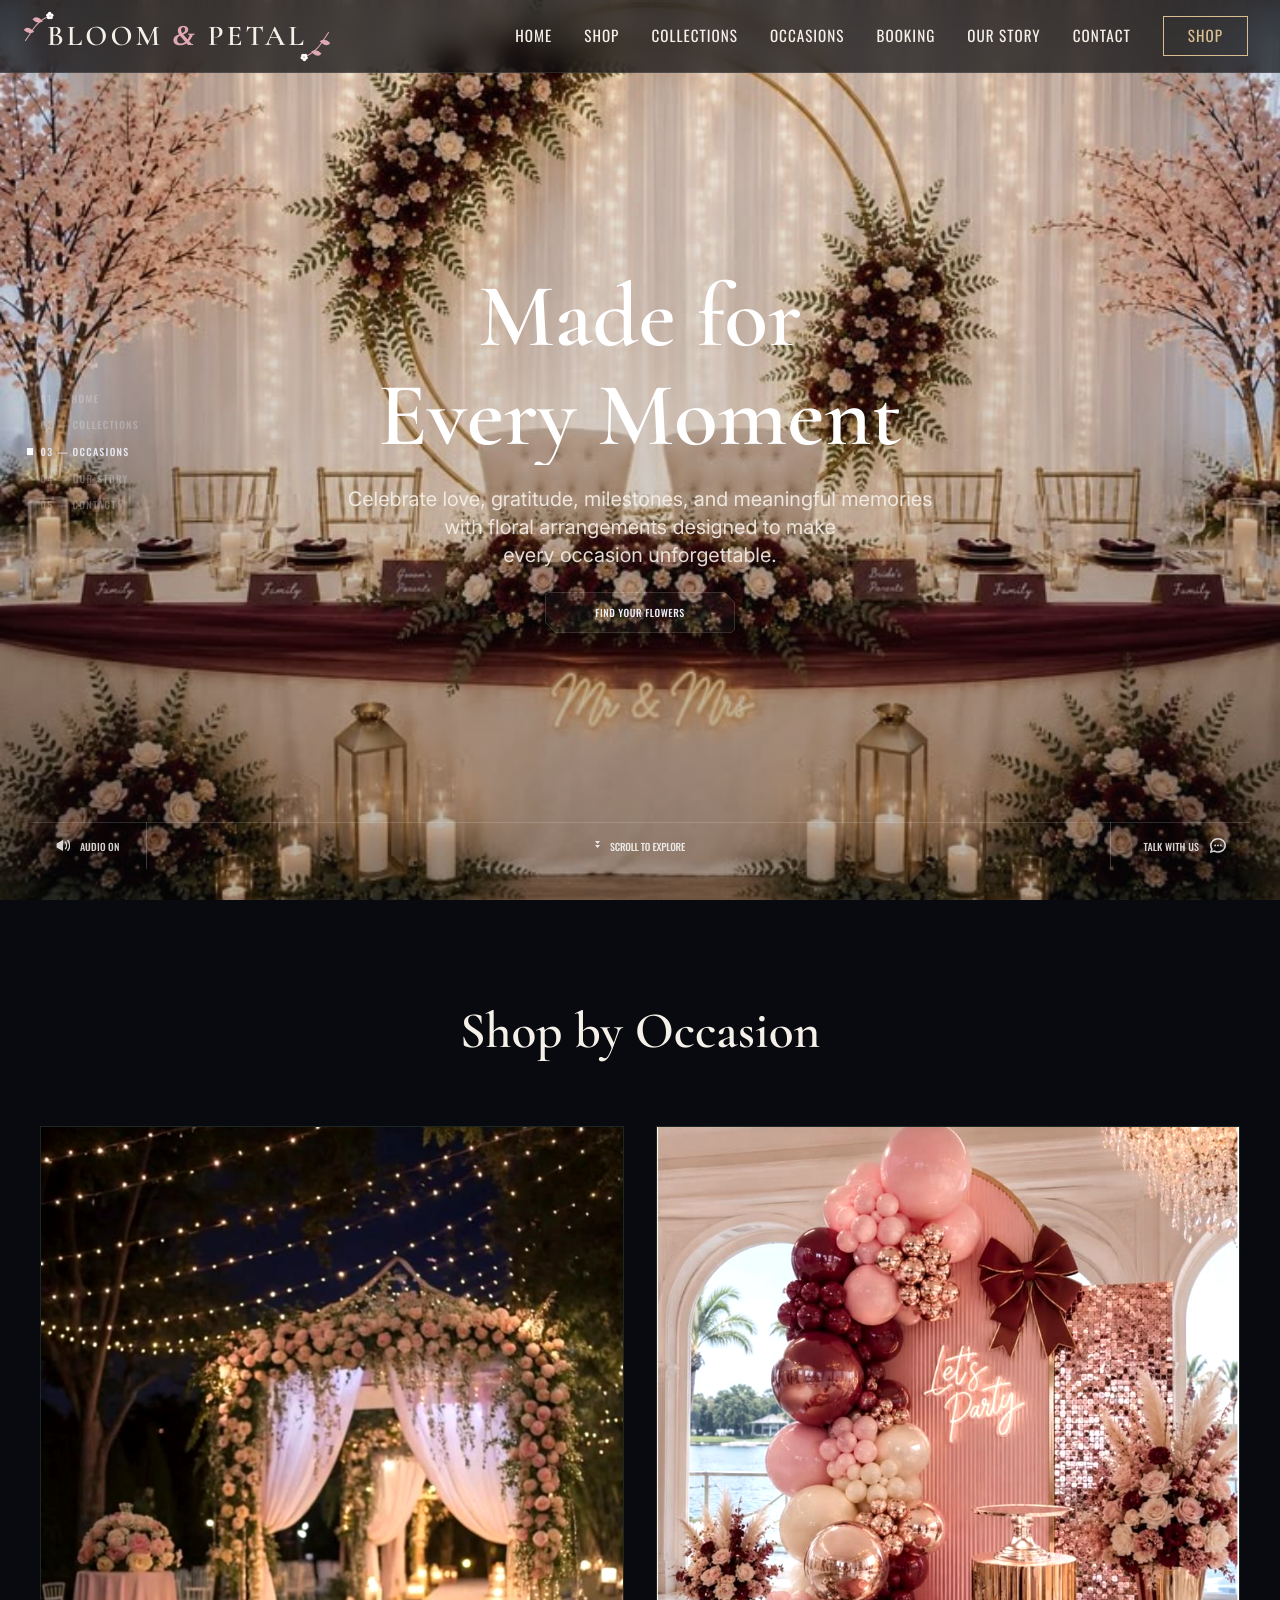
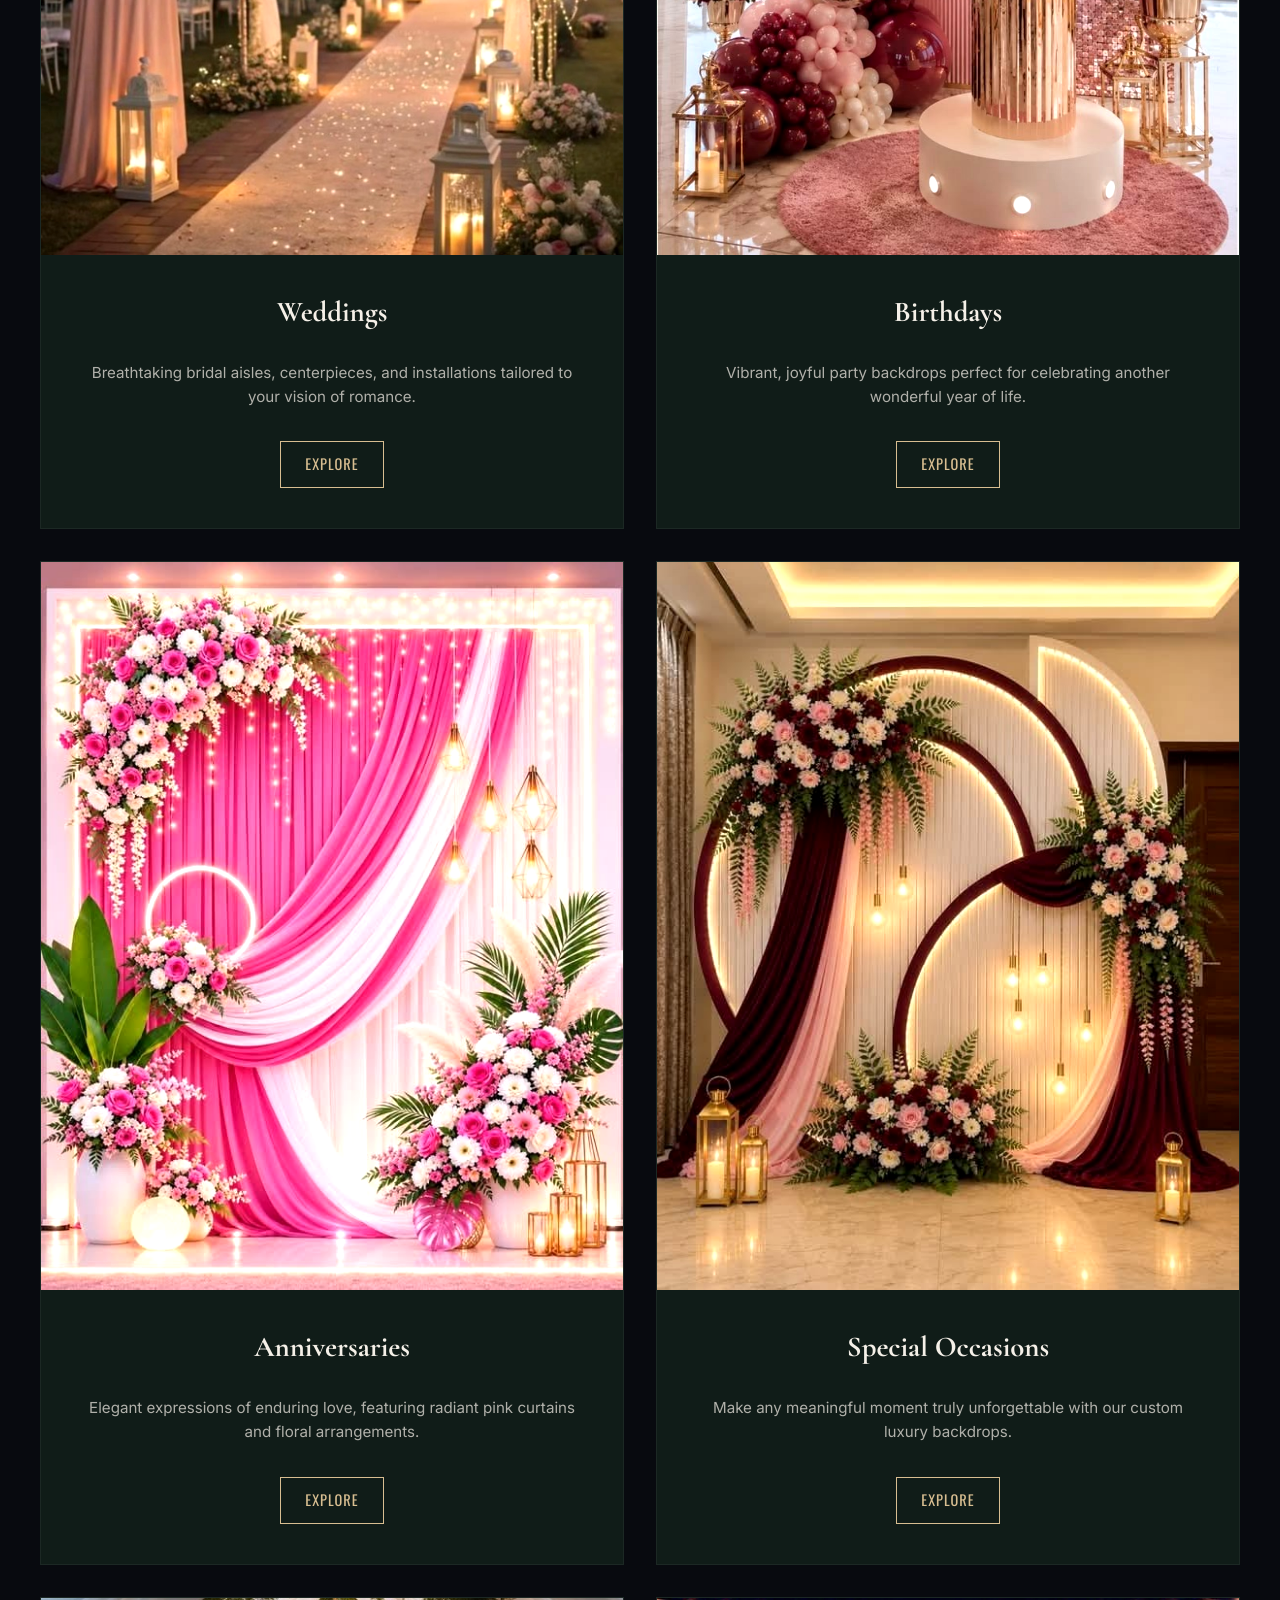
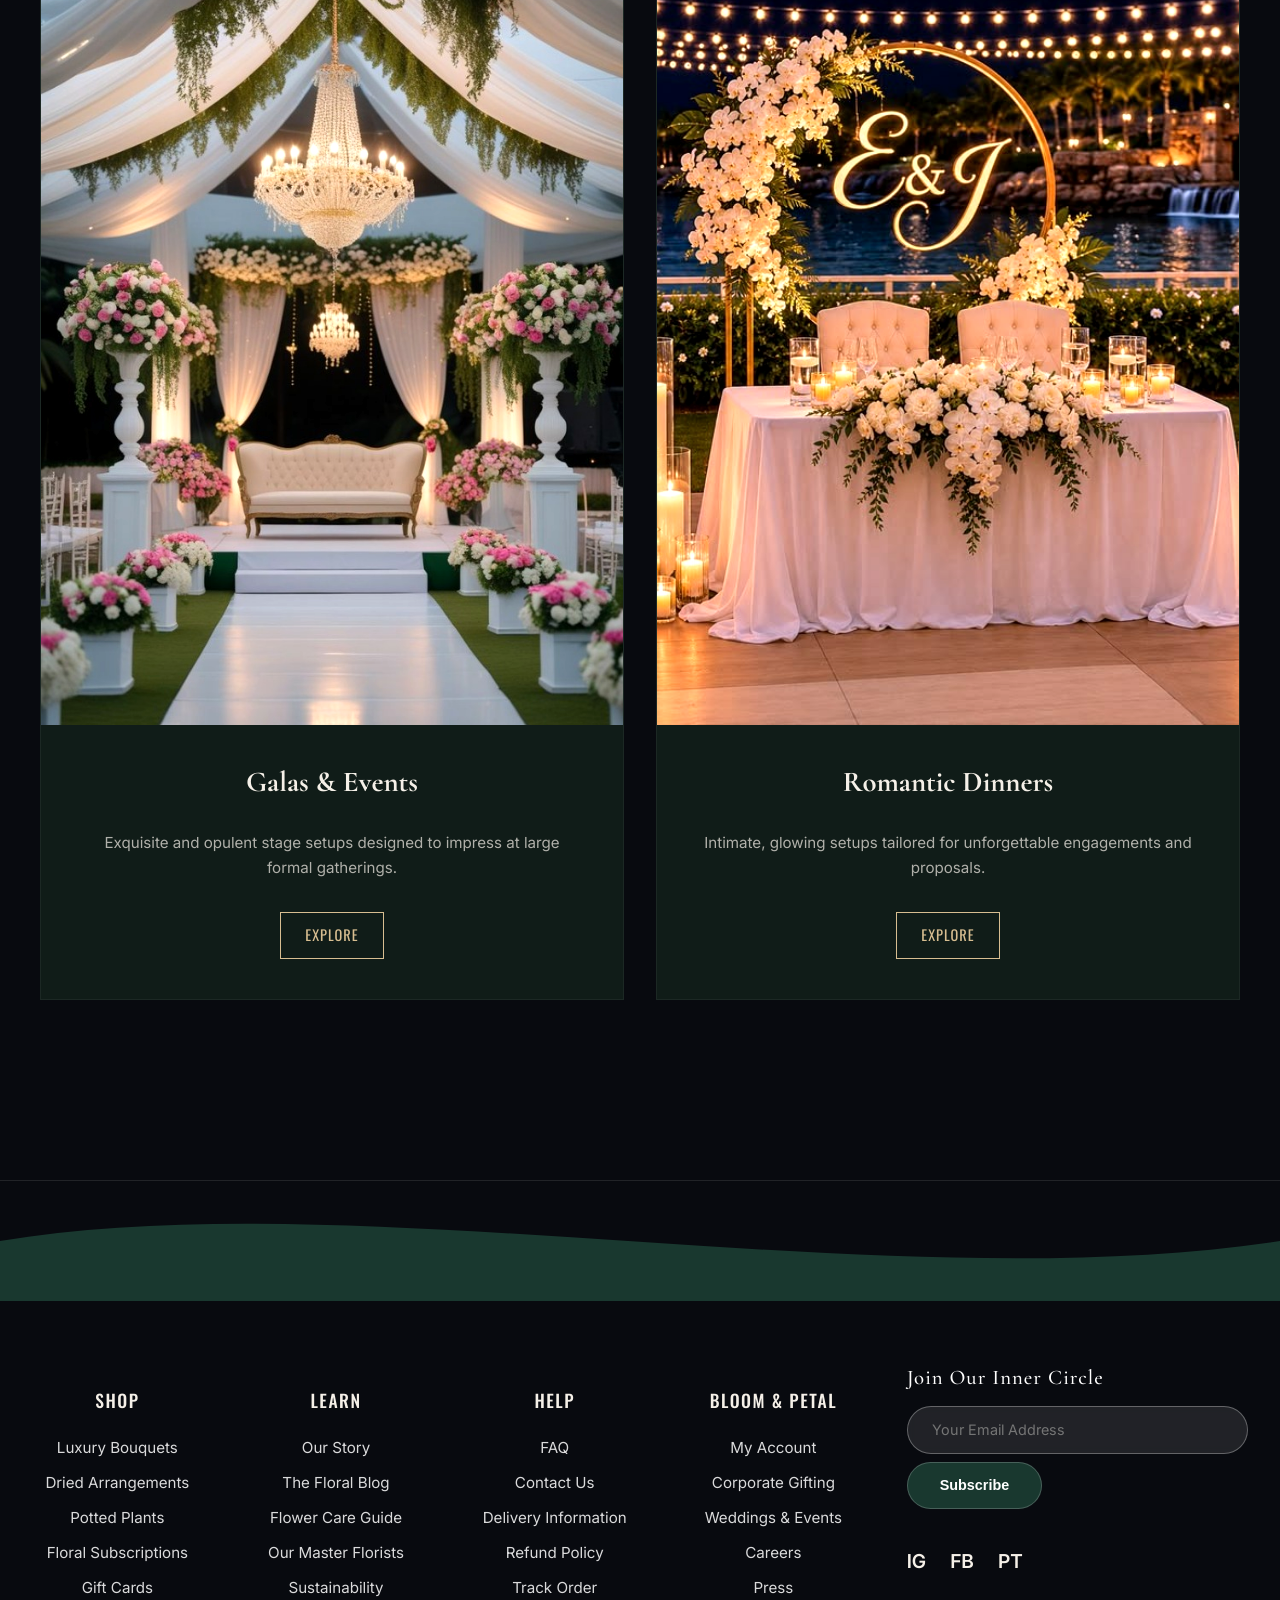
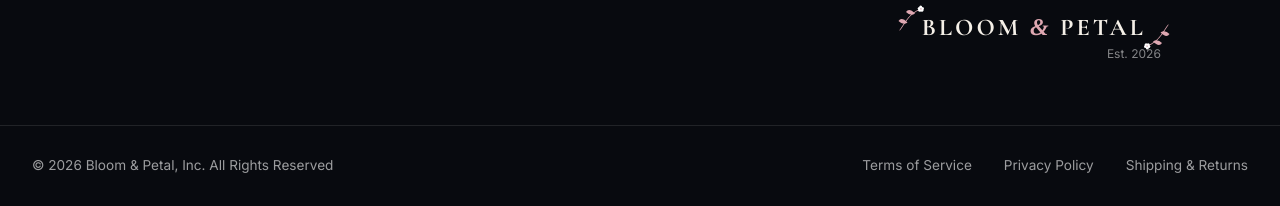
<file: occasions.html>
<!DOCTYPE html>
<html lang="en">
<head>
<meta charset="utf-8">
<meta name="viewport" content="width=device-width, initial-scale=1, viewport-fit=cover">
<title>Occasions - Bloom & Petal</title>
<script>if(!matchMedia("(prefers-reduced-motion: reduce)").matches){document.documentElement.className="anim";}</script>
<meta name="description" content="Celebrate love, gratitude, and meaningful memories.">
<link rel="stylesheet" href="css/style.css">
</head>
<body>
<header class="site-header">
  <div class="header-container">
    <a class="site-logo" href="index.html" style="position: relative; display: inline-block; padding: 0 15px;"><svg style="position: absolute; top: -10px; left: -10px; width: 35px; height: 35px; color: #dfa8b2; pointer-events: none;" viewBox="0 0 100 100"><path d="M 80,20 Q 50,30 30,60 T 10,90" fill="none" stroke="currentColor" stroke-width="3" stroke-linecap="round"/><path d="M 60,35 Q 40,15 30,30 Q 45,45 60,35 Z" fill="currentColor" /><path d="M 35,65 Q 15,45 5,60 Q 20,75 35,65 Z" fill="currentColor" /><g transform="translate(80, 20)" fill="#fff"><circle cx="-6" cy="-2" r="5"/><circle cx="-1" cy="-7" r="5"/><circle cx="5" cy="-2" r="5"/><circle cx="3" cy="4" r="5"/><circle cx="-4" cy="4" r="5"/><circle cx="0" cy="0" r="2.5" fill="#dfa8b2"/></g></svg><svg style="position: absolute; bottom: -10px; right: -10px; width: 35px; height: 35px; color: #dfa8b2; pointer-events: none; transform: rotate(180deg);" viewBox="0 0 100 100"><path d="M 80,20 Q 50,30 30,60 T 10,90" fill="none" stroke="currentColor" stroke-width="3" stroke-linecap="round"/><path d="M 60,35 Q 40,15 30,30 Q 45,45 60,35 Z" fill="currentColor" /><path d="M 35,65 Q 15,45 5,60 Q 20,75 35,65 Z" fill="currentColor" /><g transform="translate(80, 20)" fill="#fff"><circle cx="-6" cy="-2" r="5"/><circle cx="-1" cy="-7" r="5"/><circle cx="5" cy="-2" r="5"/><circle cx="3" cy="4" r="5"/><circle cx="-4" cy="4" r="5"/><circle cx="0" cy="0" r="2.5" fill="#dfa8b2"/></g></svg><span style="letter-spacing: 3px;">BLOOM <span style="color: #dfa8b2; font-style: italic; font-family: 'Times New Roman', serif;">&amp;</span> PETAL</span></a>
    <nav class="main-nav">
      <ul class="nav-links">
        <li><a href="index.html">HOME</a></li>
        <li><a href="shop.html">SHOP</a></li>
        <li><a href="collections.html">COLLECTIONS</a></li>
        <li class="on"><a href="occasions.html" aria-current="page">OCCASIONS</a></li>
        <li><a href="booking.html">BOOKING</a></li>
        <li><a href="about.html">OUR STORY</a></li>
        <li><a href="contact.html">CONTACT</a></li>
      </ul>
      <a class="shop-btn" href="collections.html">SHOP</a>
    </nav>
  </div>
</header>
<section class="hero-section">
  <div class="bg" role="img" aria-label="A luxurious evening dining setup with burgundy roses and sunset views" style="background-image:url('assets/images/occasions_hero_bg_v2.jpg'); background-position: center; object-fit: cover;"></div>

  <div class="frame">
    <span class="ln ln-t"></span><span class="ln ln-b"></span>
    <span class="ln ln-l"></span><span class="ln ln-r"></span>
    <span class="cn cn-tl"></span><span class="cn cn-tr"></span>
    <span class="cn cn-bl"></span><span class="cn cn-br"></span>



    <ul class="index" aria-label="Chapters">
      <li><a href="index.html"><span class="t">01 — HOME</span></a></li>
      <li><a href="collections.html"><span class="t">02 — COLLECTIONS</span></a></li>
      <li class="on"><a href="occasions.html" aria-current="true"><span class="t">03 — OCCASIONS</span></a></li>
      <li><a href="about.html"><span class="t">04 — OUR STORY</span></a></li>
      <li><a href="contact.html"><span class="t">05 — CONTACT</span></a></li>
    </ul>

    <div class="hero">
      <h1 class="headline"><span class="hrow"><span class="hrise">Made for </span></span><span class="hrow"><span class="hrise">Every Moment</span></span></h1>
      <p class="blurb">Celebrate love, gratitude, milestones, and meaningful memories<br>with floral arrangements designed to make<br>every occasion unforgettable.</p>
      <a class="cta lbl" href="#content">
        <span class="cta-glass"></span>
        <svg class="cta-edge" viewBox="0 0 190 41" preserveAspectRatio="none" aria-hidden="true"><path d="M3.5.5 H179.5 L189.5 10.5 V37.5 L186.5 40.5 H10.5 L.5 30.5 V3.5 Z" vector-effect="non-scaling-stroke"/></svg>
        <span class="cta-in">
          <span class="t" style="margin-left:0;">FIND YOUR FLOWERS</span>
        </span>
      </a>
    </div>

    <div class="dock">
      <span class="rule"></span><span class="div div-l"></span><span class="div div-r"></span>

      <button class="audio lbl" type="button" aria-pressed="true">
        <svg class="ico" viewBox="0 0 14 11" xmlns="http://www.w3.org/2000/svg" aria-hidden="true">
          <path d="M7 0 L7 11 L0.6 7.6 L0.6 3.4 Z" stroke="none"/>
          <path class="wave" d="M9.4 2.2 C10.9 4 10.9 7 9.4 8.8" fill="none" stroke-width="1.3" stroke-linecap="round"/>
          <path class="wave" d="M11.9 0.6 C14.1 3.3 14.1 7.7 11.9 10.4" fill="none" stroke-width="1.3" stroke-linecap="round"/>
          <path class="slash" d="M9.2 2.4 L13.8 8.6 M13.8 2.4 L9.2 8.6" fill="none" stroke-width="1.3" stroke-linecap="round"/>
        </svg>
        <span class="t">AUDIO ON</span>
      </button>

      <a class="scroll lbl" href="#content">
        <svg class="ico" viewBox="0 0 5 7" xmlns="http://www.w3.org/2000/svg" aria-hidden="true"><path d="M0 0 H5 L2.5 3 Z"/><path d="M0 4 H5 L2.5 7 Z"/></svg>
        <span class="t">SCROLL TO EXPLORE</span>
      </a>

      <a class="talk lbl" href="contact.html">
        <span class="t">TALK WITH US</span>
        <svg class="ico" viewBox="0 0 16 15" xmlns="http://www.w3.org/2000/svg" aria-hidden="true">
          <path d="M8 .8 C12 .8 15.2 3.8 15.2 7.4 C15.2 11 12 14 8 14 C6.6 14 5.3 13.6 4.2 13 L.9 13.9 L1.9 10.9 C1.2 9.9 .8 8.7 .8 7.4 C.8 3.8 4 .8 8 .8 Z"/>
          <g fill="currentColor" stroke="none"><circle cx="5.2" cy="7.4" r=".95"/><circle cx="8" cy="7.4" r=".95"/><circle cx="10.8" cy="7.4" r=".95"/></g>
        </svg>
      </a>
    </div>
  </div>
</section>

<section id="content" class="page-content">
  <div class="section-header">
    <h2 class="section-title">Shop by Occasion</h2>
  </div>
  <div class="grid">
    <div class="card">
      <img src="assets/images/occasion_card1.jpg" alt="Weddings" class="card-img" style="aspect-ratio: 4/5; object-fit: cover; object-position: center; image-rendering: high-quality; width: 100%;">
      <div class="card-body">
        <h3 class="card-title">Weddings</h3>
        <p class="card-text">Breathtaking bridal aisles, centerpieces, and installations tailored to your vision of romance.</p>
        <a href="#" class="card-btn">EXPLORE</a>
      </div>
    </div>
    <div class="card">
      <img src="assets/images/occasion_card2.jpg" alt="Birthdays" class="card-img" style="aspect-ratio: 4/5; object-fit: cover; object-position: center; image-rendering: high-quality; width: 100%;">
      <div class="card-body">
        <h3 class="card-title">Birthdays</h3>
        <p class="card-text">Vibrant, joyful party backdrops perfect for celebrating another wonderful year of life.</p>
        <a href="#" class="card-btn">EXPLORE</a>
      </div>
    </div>
    <div class="card">
      <img src="assets/images/occasion_card3.jpg" alt="Anniversaries" class="card-img" style="aspect-ratio: 4/5; object-fit: cover; object-position: center; image-rendering: high-quality; width: 100%;">
      <div class="card-body">
        <h3 class="card-title">Anniversaries</h3>
        <p class="card-text">Elegant expressions of enduring love, featuring radiant pink curtains and floral arrangements.</p>
        <a href="#" class="card-btn">EXPLORE</a>
      </div>
    </div>
    <div class="card">
      <img src="assets/images/occasion_card4.jpg" alt="Special Occasions" class="card-img" style="aspect-ratio: 4/5; object-fit: cover; object-position: center; image-rendering: high-quality; width: 100%;">
      <div class="card-body">
        <h3 class="card-title">Special Occasions</h3>
        <p class="card-text">Make any meaningful moment truly unforgettable with our custom luxury backdrops.</p>
        <a href="#" class="card-btn">EXPLORE</a>
      </div>
    </div>
    <div class="card">
      <img src="assets/images/occasion_card5.jpg" alt="Galas & Events" class="card-img" style="aspect-ratio: 4/5; object-fit: cover; object-position: center; image-rendering: high-quality; width: 100%;">
      <div class="card-body">
        <h3 class="card-title">Galas & Events</h3>
        <p class="card-text">Exquisite and opulent stage setups designed to impress at large formal gatherings.</p>
        <a href="#" class="card-btn">EXPLORE</a>
      </div>
    </div>
    <div class="card">
      <img src="assets/images/occasion_card6.jpg" alt="Romantic Dinners" class="card-img" style="aspect-ratio: 4/5; object-fit: cover; object-position: center; image-rendering: high-quality; width: 100%;">
      <div class="card-body">
        <h3 class="card-title">Romantic Dinners</h3>
        <p class="card-text">Intimate, glowing setups tailored for unforgettable engagements and proposals.</p>
        <a href="#" class="card-btn">EXPLORE</a>
      </div>
    </div>
  </div>
</section>

<footer class="site-footer" style="position: relative; color: #fff; padding: 0 0 2rem; font-family: 'Inter', sans-serif; overflow: hidden; margin-top: 5rem;">
  <!-- Background Image with Overlay -->
  <div style="position: absolute; inset: 0; background-image: url('assets/images/footer_bg.jpg'); background-size: cover; background-position: center; opacity: 0.8; z-index: -2;"></div>
  <div style="position: absolute; inset: 0; background: linear-gradient(to bottom, rgba(25, 56, 47, 0.5) 0%, rgba(10, 20, 15, 0.95) 100%); z-index: -1;"></div>

  <!-- Wavy Top Divider -->
  <svg viewBox="0 0 1440 320" preserveAspectRatio="none" style="display: block; width: 100%; height: 120px; background: var(--ink);">
    <path d="M0,160 C400,0 1000,320 1440,160 L1440,320 L0,320 Z" fill="#19382f"></path>
  </svg>
  
  <div style="max-width: 1300px; margin: 4rem auto 0; padding: 0 2rem; display: flex; flex-wrap: wrap; justify-content: space-between; gap: 3rem; position: relative; z-index: 1;">
    <!-- Column 1: Shop -->
    <div style="flex: 1; min-width: 140px;">
      <h4 style="font-family: 'Oswald', sans-serif; font-size: 1.1rem; letter-spacing: 1.5px; margin-bottom: 1.5rem; font-weight: 500; color: var(--ivory);">SHOP</h4>
      <ul style="list-style: none; padding: 0; margin: 0; display: flex; flex-direction: column; gap: 1rem; font-size: 0.95rem;">
        <li><a href="#" style="color: rgba(255,255,255,0.85); text-decoration: none; transition: color 0.3s;">Luxury Bouquets</a></li>
        <li><a href="#" style="color: rgba(255,255,255,0.85); text-decoration: none; transition: color 0.3s;">Dried Arrangements</a></li>
        <li><a href="#" style="color: rgba(255,255,255,0.85); text-decoration: none; transition: color 0.3s;">Potted Plants</a></li>
        <li><a href="#" style="color: rgba(255,255,255,0.85); text-decoration: none; transition: color 0.3s;">Floral Subscriptions</a></li>
        <li><a href="#" style="color: rgba(255,255,255,0.85); text-decoration: none; transition: color 0.3s;">Gift Cards</a></li>
      </ul>
    </div>
    
    <!-- Column 2: Learn -->
    <div style="flex: 1; min-width: 140px;">
      <h4 style="font-family: 'Oswald', sans-serif; font-size: 1.1rem; letter-spacing: 1.5px; margin-bottom: 1.5rem; font-weight: 500; color: var(--ivory);">LEARN</h4>
      <ul style="list-style: none; padding: 0; margin: 0; display: flex; flex-direction: column; gap: 1rem; font-size: 0.95rem;">
        <li><a href="about.html" style="color: rgba(255,255,255,0.85); text-decoration: none; transition: color 0.3s;">Our Story</a></li>
        <li><a href="#" style="color: rgba(255,255,255,0.85); text-decoration: none; transition: color 0.3s;">The Floral Blog</a></li>
        <li><a href="#" style="color: rgba(255,255,255,0.85); text-decoration: none; transition: color 0.3s;">Flower Care Guide</a></li>
        <li><a href="#" style="color: rgba(255,255,255,0.85); text-decoration: none; transition: color 0.3s;">Our Master Florists</a></li>
        <li><a href="#" style="color: rgba(255,255,255,0.85); text-decoration: none; transition: color 0.3s;">Sustainability</a></li>
      </ul>
    </div>
    
    <!-- Column 3: Help -->
    <div style="flex: 1; min-width: 140px;">
      <h4 style="font-family: 'Oswald', sans-serif; font-size: 1.1rem; letter-spacing: 1.5px; margin-bottom: 1.5rem; font-weight: 500; color: var(--ivory);">HELP</h4>
      <ul style="list-style: none; padding: 0; margin: 0; display: flex; flex-direction: column; gap: 1rem; font-size: 0.95rem;">
        <li><a href="#" style="color: rgba(255,255,255,0.85); text-decoration: none; transition: color 0.3s;">FAQ</a></li>
        <li><a href="contact.html" style="color: rgba(255,255,255,0.85); text-decoration: none; transition: color 0.3s;">Contact Us</a></li>
        <li><a href="#" style="color: rgba(255,255,255,0.85); text-decoration: none; transition: color 0.3s;">Delivery Information</a></li>
        <li><a href="#" style="color: rgba(255,255,255,0.85); text-decoration: none; transition: color 0.3s;">Refund Policy</a></li>
        <li><a href="#" style="color: rgba(255,255,255,0.85); text-decoration: none; transition: color 0.3s;">Track Order</a></li>
      </ul>
    </div>
    
    <!-- Column 4: Brand -->
    <div style="flex: 1; min-width: 160px;">
      <h4 style="font-family: 'Oswald', sans-serif; font-size: 1.1rem; letter-spacing: 1.5px; margin-bottom: 1.5rem; font-weight: 500; color: var(--ivory);">BLOOM & PETAL</h4>
      <ul style="list-style: none; padding: 0; margin: 0; display: flex; flex-direction: column; gap: 1rem; font-size: 0.95rem;">
        <li><a href="#" style="color: rgba(255,255,255,0.85); text-decoration: none; transition: color 0.3s;">My Account</a></li>
        <li><a href="#" style="color: rgba(255,255,255,0.85); text-decoration: none; transition: color 0.3s;">Corporate Gifting</a></li>
        <li><a href="occasions.html" style="color: rgba(255,255,255,0.85); text-decoration: none; transition: color 0.3s;">Weddings & Events</a></li>
        <li><a href="#" style="color: rgba(255,255,255,0.85); text-decoration: none; transition: color 0.3s;">Careers</a></li>
        <li><a href="#" style="color: rgba(255,255,255,0.85); text-decoration: none; transition: color 0.3s;">Press</a></li>
      </ul>
    </div>
    
    <!-- Column 5: Newsletter & Social -->
    <div style="flex: 2; min-width: 300px; display: flex; flex-direction: column; align-items: flex-start;">
      <p style="margin: 0 0 1rem 0; font-size: 1rem; font-weight: 500; font-family: 'Cormorant Garamond', serif; letter-spacing: 1px; font-size: 1.3rem;">Join Our Inner Circle</p>
      <form style="display: flex; flex-wrap: wrap; gap: 0.5rem; width: 100%; max-width: 450px; margin-bottom: 2.5rem;" onsubmit="event.preventDefault();">
        <input type="email" placeholder="Your Email Address" style="flex: 1; min-width: 200px; padding: 0.9rem 1.5rem; border-radius: 30px; border: 1px solid rgba(255,255,255,0.3); background: rgba(255,255,255,0.1); outline: none; font-family: 'Inter', sans-serif; font-size: 0.9rem; color: #fff; backdrop-filter: blur(5px); box-sizing: border-box;">
        <button type="submit" style="padding: 0.9rem 2rem; background: #19382f; border: 1px solid rgba(255,255,255,0.2); color: #fff; font-weight: 600; font-size: 0.9rem; border-radius: 30px; cursor: pointer; transition: background 0.3s, transform 0.3s; box-sizing: border-box;">Subscribe</button>
      </form>
      
      <!-- Social Icons -->
      <div style="display: flex; gap: 1.5rem; margin-bottom: 2.5rem; font-weight: 600; font-size: 1.2rem;">
        <a href="#" style="color: var(--ivory); text-decoration: none; transition: transform 0.3s;">IG</a>
        <a href="#" style="color: var(--ivory); text-decoration: none; transition: transform 0.3s;">FB</a>
        <a href="#" style="color: var(--ivory); text-decoration: none; transition: transform 0.3s;">PT</a>
      </div>

      <!-- Trust Badge -->
      <div style="text-align: right;">
        <h3 style="font-family: 'Cormorant Garamond', serif; font-size: 24px; letter-spacing: 2px; color: var(--ivory); margin: 0; position: relative; display: inline-block; padding: 0 15px;"><svg style="position: absolute; top: -10px; left: -10px; width: 30px; height: 30px; color: #dfa8b2; pointer-events: none;" viewBox="0 0 100 100"><path d="M 80,20 Q 50,30 30,60 T 10,90" fill="none" stroke="currentColor" stroke-width="3" stroke-linecap="round"/><path d="M 60,35 Q 40,15 30,30 Q 45,45 60,35 Z" fill="currentColor" /><path d="M 35,65 Q 15,45 5,60 Q 20,75 35,65 Z" fill="currentColor" /><g transform="translate(80, 20)" fill="#fff"><circle cx="-6" cy="-2" r="5"/><circle cx="-1" cy="-7" r="5"/><circle cx="5" cy="-2" r="5"/><circle cx="3" cy="4" r="5"/><circle cx="-4" cy="4" r="5"/><circle cx="0" cy="0" r="2.5" fill="#dfa8b2"/></g></svg><svg style="position: absolute; bottom: -10px; right: -10px; width: 30px; height: 30px; color: #dfa8b2; pointer-events: none; transform: rotate(180deg);" viewBox="0 0 100 100"><path d="M 80,20 Q 50,30 30,60 T 10,90" fill="none" stroke="currentColor" stroke-width="3" stroke-linecap="round"/><path d="M 60,35 Q 40,15 30,30 Q 45,45 60,35 Z" fill="currentColor" /><path d="M 35,65 Q 15,45 5,60 Q 20,75 35,65 Z" fill="currentColor" /><g transform="translate(80, 20)" fill="#fff"><circle cx="-6" cy="-2" r="5"/><circle cx="-1" cy="-7" r="5"/><circle cx="5" cy="-2" r="5"/><circle cx="3" cy="4" r="5"/><circle cx="-4" cy="4" r="5"/><circle cx="0" cy="0" r="2.5" fill="#dfa8b2"/></g></svg><span style="letter-spacing: 3px;">BLOOM <span style="color: #dfa8b2; font-style: italic; font-family: 'Times New Roman', serif;">&amp;</span> PETAL</span></h3>
        <div style="font-size: 0.75rem; color: rgba(255,255,255,0.5); margin-top: 0.3rem;">Est. 2026</div>
      </div>
    </div>
  </div>
  
  <div style="max-width: 1300px; margin: 4rem auto 0; padding: 2rem 2rem 0; border-top: 1px solid rgba(255,255,255,0.1); display: flex; flex-wrap: wrap; justify-content: space-between; font-size: 0.85rem; color: rgba(255,255,255,0.6); gap: 1rem; position: relative; z-index: 1;">
    <div>&copy; 2026 Bloom & Petal, Inc. All Rights Reserved</div>
    <div style="display: flex; gap: 2rem;">
      <a href="#" style="color: rgba(255,255,255,0.6); text-decoration: none; transition: color 0.3s;">Terms of Service</a>
      <a href="#" style="color: rgba(255,255,255,0.6); text-decoration: none; transition: color 0.3s;">Privacy Policy</a>
      <a href="#" style="color: rgba(255,255,255,0.6); text-decoration: none; transition: color 0.3s;">Shipping & Returns</a>
    </div>
  </div>
</footer>

<script src="js/main.js"></script>
</body>
</html>
</file>
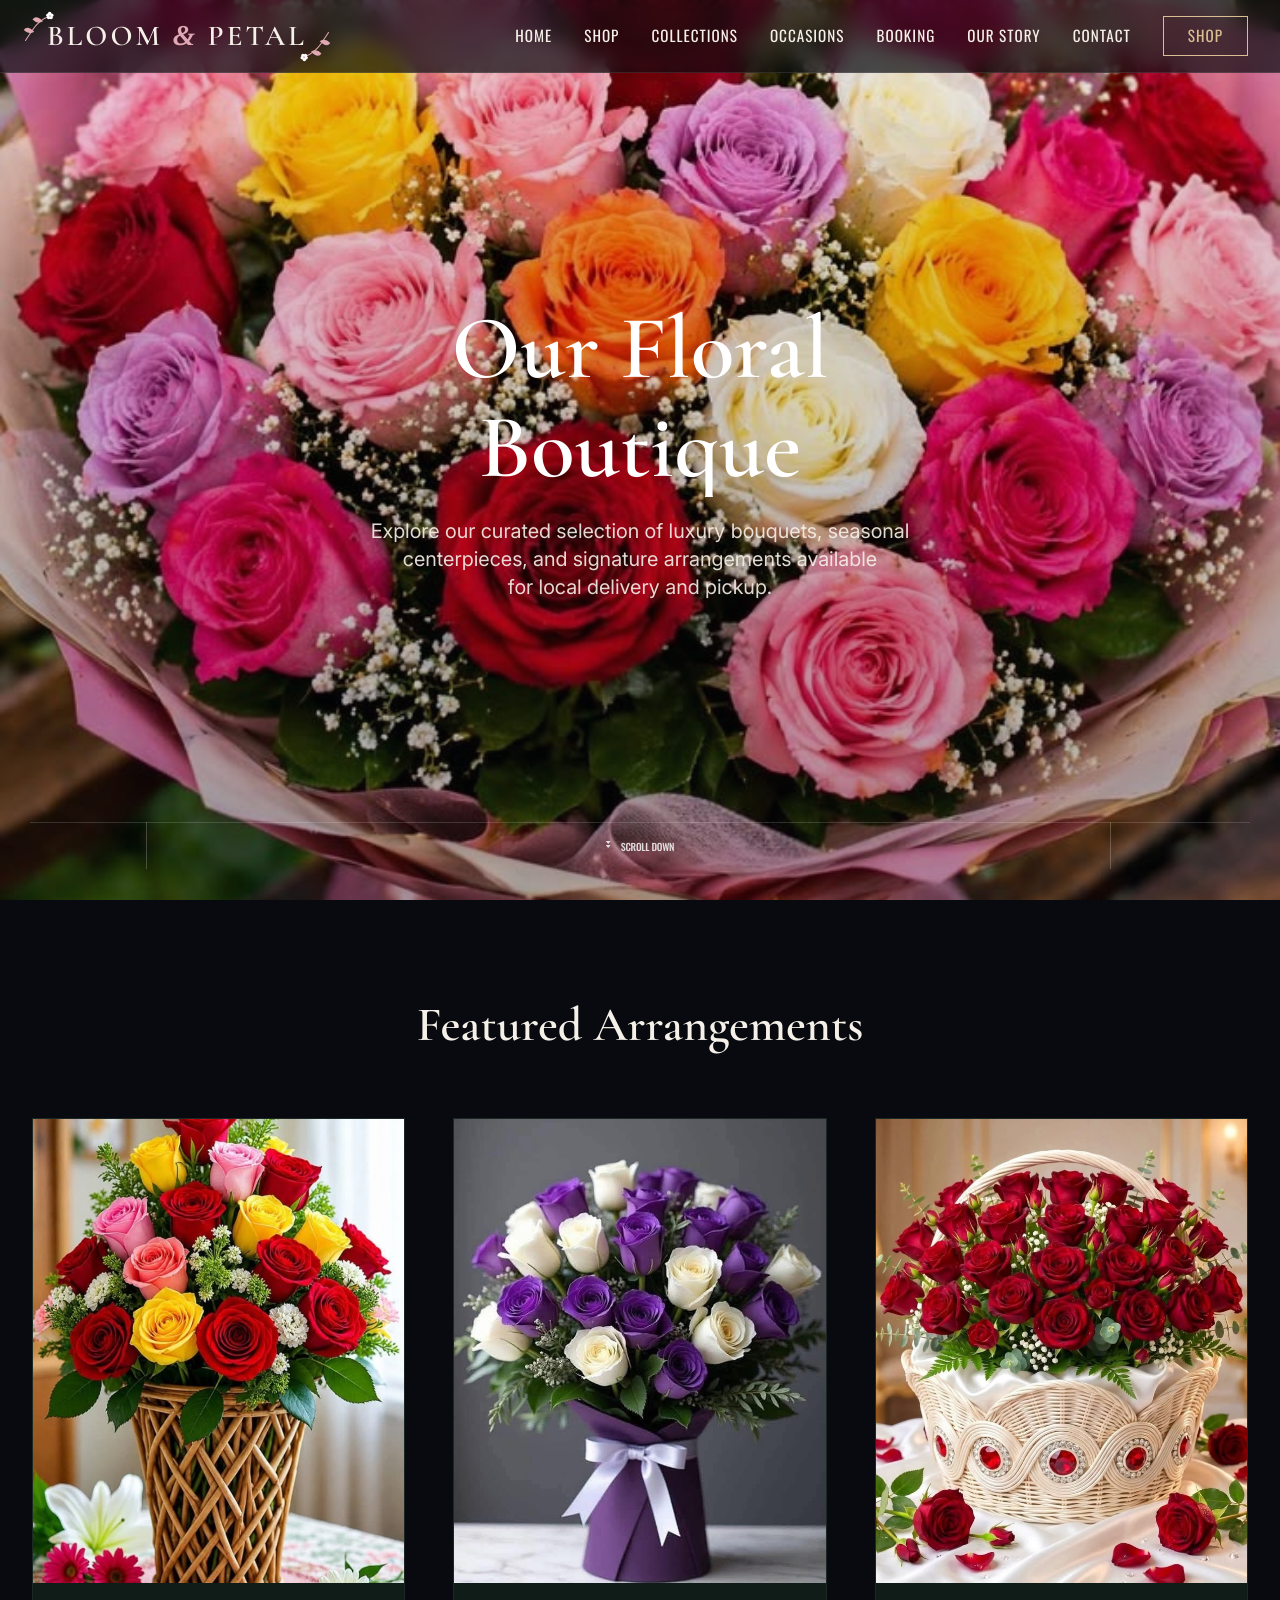
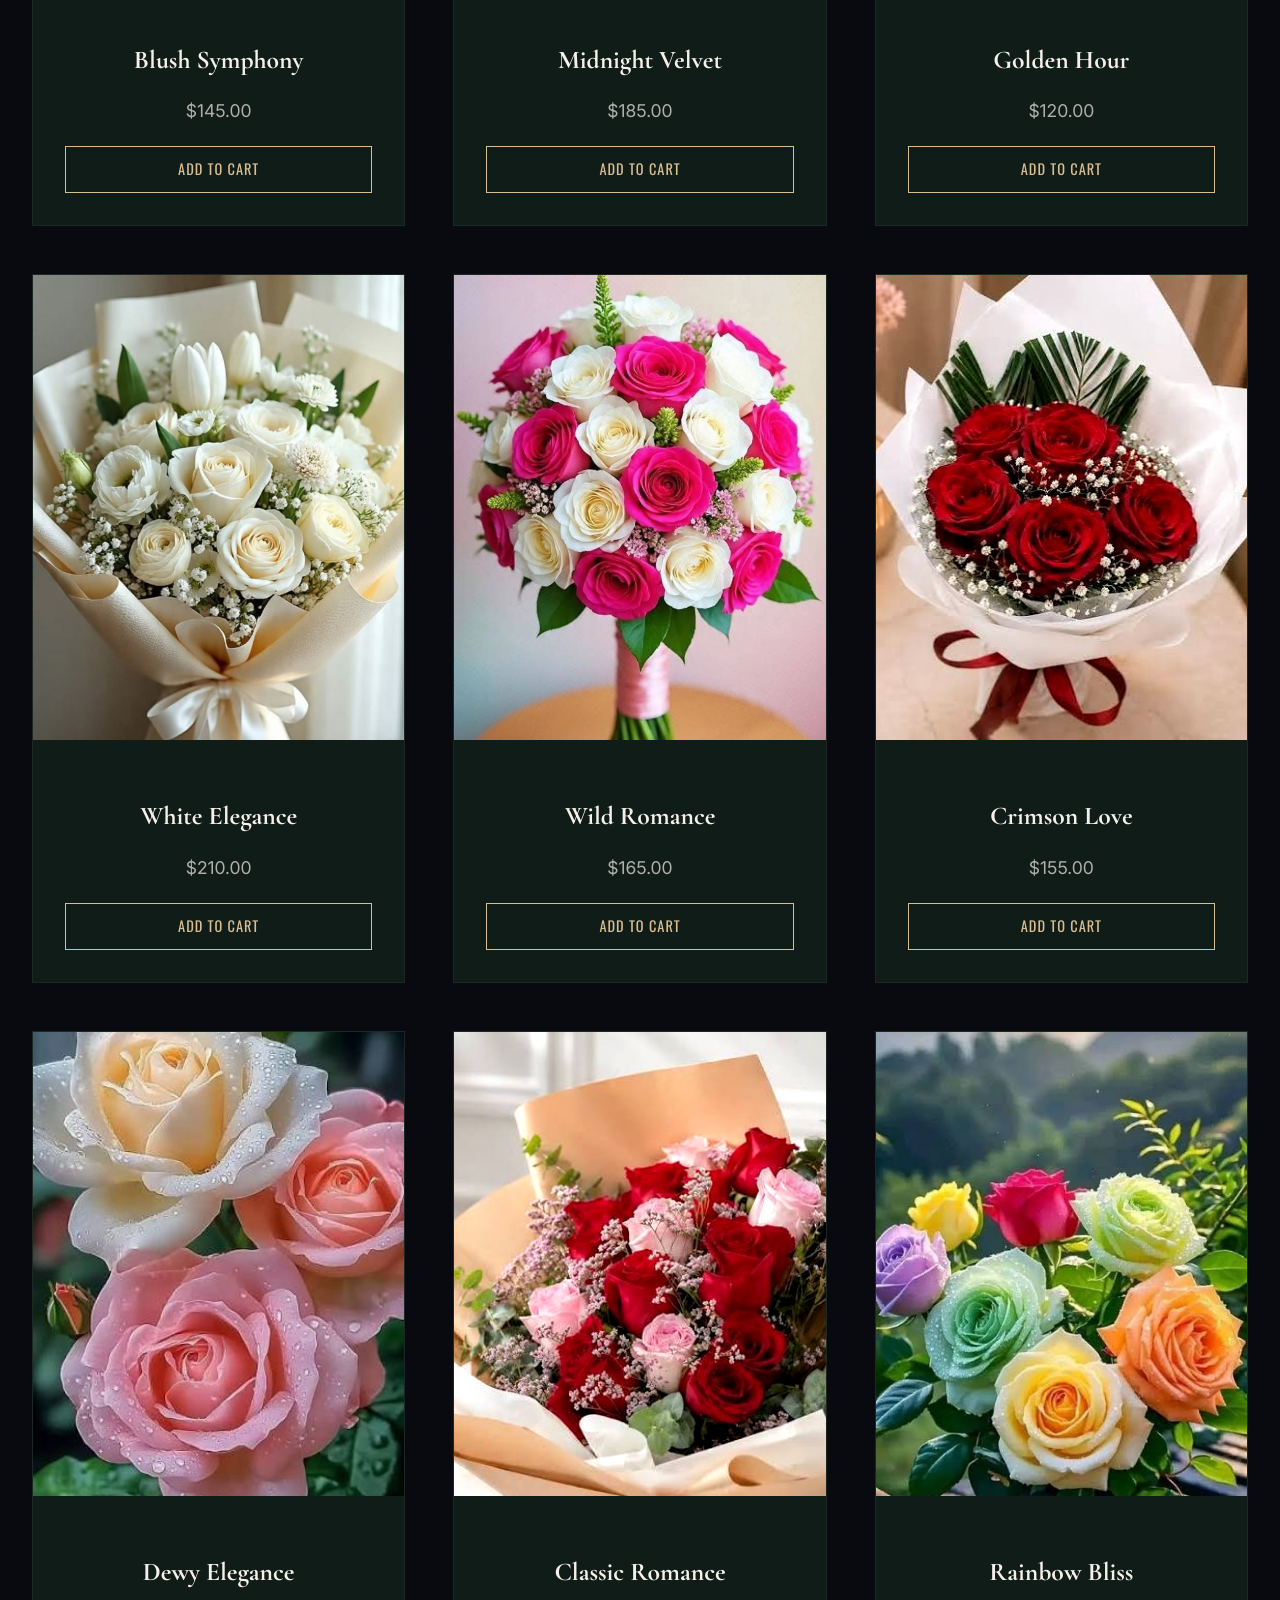
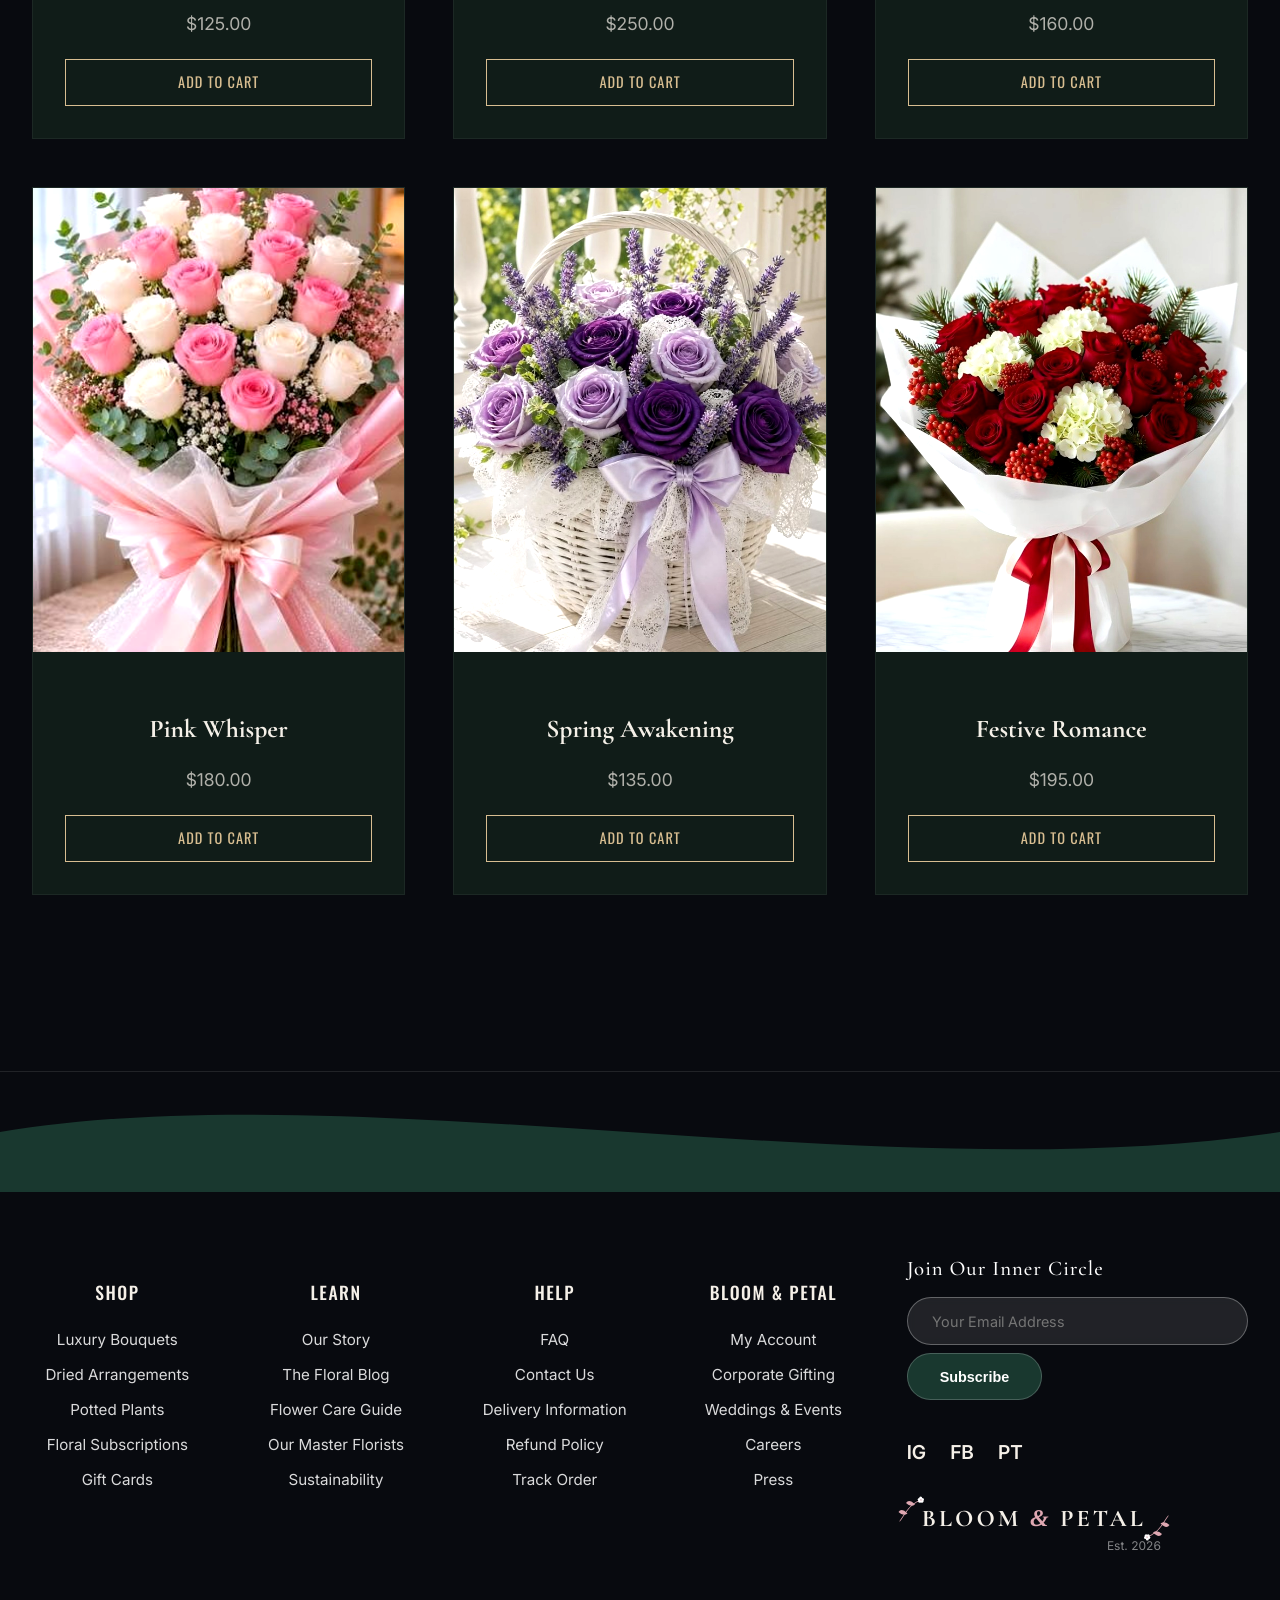
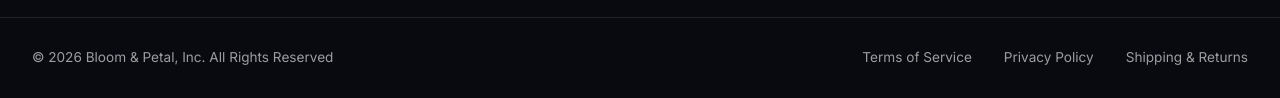
<file: shop.html>
<!DOCTYPE html>
<html lang="en">
<head>
<meta charset="utf-8">
<meta name="viewport" content="width=device-width, initial-scale=1, viewport-fit=cover">
<title>Shop - Bloom & Petal</title>
<script>if(!matchMedia("(prefers-reduced-motion: reduce)").matches){document.documentElement.className="anim";}</script>
<meta name="description" content="Shop our luxury floral arrangements, bouquets, and seasonal centerpieces.">
<link rel="stylesheet" href="css/style.css">
<style>
  .shop-grid { display: grid; grid-template-columns: repeat(auto-fill, minmax(300px, 1fr)); gap: 3rem; margin-top: 4rem; }
  .product-card { background: var(--midnight-green); border: 1px solid rgba(255,255,255,0.05); display: flex; flex-direction: column; overflow: hidden; transition: transform 0.4s ease; cursor: pointer; }
  .product-card:hover { transform: translateY(-10px); }
  .product-img { width: 100%; aspect-ratio: 4/5; object-fit: cover; object-position: center; transition: transform 0.6s ease; }
  .product-card:hover .product-img { transform: scale(1.05); }
  .product-info { padding: 2rem; text-align: center; display: flex; flex-direction: column; flex-grow: 1; }
  .product-title { font-family: 'Cormorant Garamond', serif; font-size: 1.6rem; color: var(--ivory); margin-bottom: 0.5rem; }
  .product-price { font-family: 'Inter', sans-serif; font-size: 1.1rem; color: rgba(245, 240, 232, 0.7); margin-bottom: 1.5rem; }
  .product-btn { margin-top: auto; display: inline-block; padding: 12px 24px; border: 1px solid var(--cream); color: var(--cream); text-decoration: none; font-family: 'Oswald', sans-serif; font-size: 0.9rem; letter-spacing: 1px; transition: all 0.3s ease; }
  .product-card:hover .product-btn { background: var(--cream); color: var(--ink); }
</style>
</head>
<body>
<header class="site-header">
  <div class="header-container">
    <a class="site-logo" href="index.html" style="position: relative; display: inline-block; padding: 0 15px;"><svg style="position: absolute; top: -10px; left: -10px; width: 35px; height: 35px; color: #dfa8b2; pointer-events: none;" viewBox="0 0 100 100"><path d="M 80,20 Q 50,30 30,60 T 10,90" fill="none" stroke="currentColor" stroke-width="3" stroke-linecap="round"/><path d="M 60,35 Q 40,15 30,30 Q 45,45 60,35 Z" fill="currentColor" /><path d="M 35,65 Q 15,45 5,60 Q 20,75 35,65 Z" fill="currentColor" /><g transform="translate(80, 20)" fill="#fff"><circle cx="-6" cy="-2" r="5"/><circle cx="-1" cy="-7" r="5"/><circle cx="5" cy="-2" r="5"/><circle cx="3" cy="4" r="5"/><circle cx="-4" cy="4" r="5"/><circle cx="0" cy="0" r="2.5" fill="#dfa8b2"/></g></svg><svg style="position: absolute; bottom: -10px; right: -10px; width: 35px; height: 35px; color: #dfa8b2; pointer-events: none; transform: rotate(180deg);" viewBox="0 0 100 100"><path d="M 80,20 Q 50,30 30,60 T 10,90" fill="none" stroke="currentColor" stroke-width="3" stroke-linecap="round"/><path d="M 60,35 Q 40,15 30,30 Q 45,45 60,35 Z" fill="currentColor" /><path d="M 35,65 Q 15,45 5,60 Q 20,75 35,65 Z" fill="currentColor" /><g transform="translate(80, 20)" fill="#fff"><circle cx="-6" cy="-2" r="5"/><circle cx="-1" cy="-7" r="5"/><circle cx="5" cy="-2" r="5"/><circle cx="3" cy="4" r="5"/><circle cx="-4" cy="4" r="5"/><circle cx="0" cy="0" r="2.5" fill="#dfa8b2"/></g></svg><span style="letter-spacing: 3px;">BLOOM <span style="color: #dfa8b2; font-style: italic; font-family: 'Times New Roman', serif;">&amp;</span> PETAL</span></a>
    <nav class="main-nav">
      <ul class="nav-links">
        <li><a href="index.html">HOME</a></li>
        <li class="on"><a href="shop.html" aria-current="page">SHOP</a></li>
        <li><a href="collections.html">COLLECTIONS</a></li>
        <li><a href="occasions.html">OCCASIONS</a></li>
        <li><a href="booking.html">BOOKING</a></li>
        <li><a href="about.html">OUR STORY</a></li>
        <li><a href="contact.html">CONTACT</a></li>
      </ul>
      <a class="shop-btn" href="shop.html">SHOP</a>
    </nav>
  </div>
</header>
<section class="hero-section">
  <div class="bg" role="img" aria-label="Floral shop" style="background-image:url('assets/images/multicolored_bouquet.jpg'); background-position: center; object-fit: cover;"></div>

  <div class="frame">
    <span class="ln ln-t"></span><span class="ln ln-b"></span>
    <span class="ln ln-l"></span><span class="ln ln-r"></span>
    <span class="cn cn-tl"></span><span class="cn cn-tr"></span>
    <span class="cn cn-bl"></span><span class="cn cn-br"></span>

    <div class="hero">
      <h1 class="headline"><span class="hrow"><span class="hrise">Our Floral </span></span><span class="hrow"><span class="hrise">Boutique</span></span></h1>
      <p class="blurb">Explore our curated selection of luxury bouquets, seasonal<br>centerpieces, and signature arrangements available<br>for local delivery and pickup.</p>
    </div>

    <div class="dock">
      <span class="rule"></span><span class="div div-l"></span><span class="div div-r"></span>
      <a class="scroll lbl" href="#shop">
        <svg class="ico" viewBox="0 0 5 7" xmlns="http://www.w3.org/2000/svg" aria-hidden="true"><path d="M0 0 H5 L2.5 3 Z"/><path d="M0 4 H5 L2.5 7 Z"/></svg>
        <span class="t">SCROLL DOWN</span>
      </a>
    </div>
  </div>
</section>

<section id="shop" class="page-content" style="max-width: 1400px; margin: 0 auto; padding: 6rem 2rem;">
  <div class="section-header" style="text-align: center; margin-bottom: 2rem;">
    <h2 class="section-title" style="font-family: 'Cormorant Garamond', serif; font-size: 3rem; color: var(--ivory);">Featured Arrangements</h2>
  </div>



  <div class="shop-grid">
    <div class="product-card">
      <div style="overflow: hidden;"><img src="assets/images/slider_new1.jpg" alt="Blush Symphony" class="product-img"></div>
      <div class="product-info">
        <h3 class="product-title">Blush Symphony</h3>
        <p class="product-price">$145.00</p>
        <a href="#" class="product-btn">ADD TO CART</a>
      </div>
    </div>
    <div class="product-card">
      <div style="overflow: hidden;"><img src="assets/images/slider_new2.jpg" alt="Midnight Velvet" class="product-img"></div>
      <div class="product-info">
        <h3 class="product-title">Midnight Velvet</h3>
        <p class="product-price">$185.00</p>
        <a href="#" class="product-btn">ADD TO CART</a>
      </div>
    </div>
    <div class="product-card">
      <div style="overflow: hidden;"><img src="assets/images/slider_new3.jpg" alt="Golden Hour" class="product-img"></div>
      <div class="product-info">
        <h3 class="product-title">Golden Hour</h3>
        <p class="product-price">$120.00</p>
        <a href="#" class="product-btn">ADD TO CART</a>
      </div>
    </div>
    <div class="product-card">
      <div style="overflow: hidden;"><img src="assets/images/slider_new4.jpg" alt="White Elegance" class="product-img"></div>
      <div class="product-info">
        <h3 class="product-title">White Elegance</h3>
        <p class="product-price">$210.00</p>
        <a href="#" class="product-btn">ADD TO CART</a>
      </div>
    </div>
    <div class="product-card">
      <div style="overflow: hidden;"><img src="assets/images/slider_new5.jpg" alt="Wild Romance" class="product-img"></div>
      <div class="product-info">
        <h3 class="product-title">Wild Romance</h3>
        <p class="product-price">$165.00</p>
        <a href="#" class="product-btn">ADD TO CART</a>
      </div>
    </div>
    <div class="product-card">
      <div style="overflow: hidden;"><img src="assets/images/product_crimson.jpg" alt="Crimson Love" class="product-img" style="image-rendering: -webkit-optimize-contrast; image-rendering: crisp-edges; filter: contrast(1.1) brightness(1.05);"></div>
      <div class="product-info">
        <h3 class="product-title">Crimson Love</h3>
        <p class="product-price">$155.00</p>
        <a href="#" class="product-btn">ADD TO CART</a>
      </div>
    </div>
    <div class="product-card">
      <div style="overflow: hidden;"><img src="assets/images/product_dewy.jpg" alt="Dewy Elegance" class="product-img"></div>
      <div class="product-info">
        <h3 class="product-title">Dewy Elegance</h3>
        <p class="product-price">$125.00</p>
        <a href="#" class="product-btn">ADD TO CART</a>
      </div>
    </div>
    <div class="product-card">
      <div style="overflow: hidden;"><img src="assets/images/product_classic.jpg" alt="Classic Romance" class="product-img" style="image-rendering: -webkit-optimize-contrast; image-rendering: crisp-edges; filter: contrast(1.1) brightness(1.05);"></div>
      <div class="product-info">
        <h3 class="product-title">Classic Romance</h3>
        <p class="product-price">$250.00</p>
        <a href="#" class="product-btn">ADD TO CART</a>
      </div>
    </div>
    <div class="product-card">
      <div style="overflow: hidden;"><img src="assets/images/product_rainbow.jpg" alt="Rainbow Bliss" class="product-img"></div>
      <div class="product-info">
        <h3 class="product-title">Rainbow Bliss</h3>
        <p class="product-price">$160.00</p>
        <a href="#" class="product-btn">ADD TO CART</a>
      </div>
    </div>
    <div class="product-card">
      <div style="overflow: hidden;"><img src="assets/images/product_pink_whisper.jpg" alt="Pink Whisper" class="product-img" style="image-rendering: -webkit-optimize-contrast; image-rendering: crisp-edges; filter: contrast(1.1) brightness(1.05);"></div>
      <div class="product-info">
        <h3 class="product-title">Pink Whisper</h3>
        <p class="product-price">$180.00</p>
        <a href="#" class="product-btn">ADD TO CART</a>
      </div>
    </div>
    <div class="product-card">
      <div style="overflow: hidden;"><img src="assets/images/product_spring_awakening.jpg" alt="Spring Awakening" class="product-img" style="image-rendering: -webkit-optimize-contrast; image-rendering: crisp-edges; filter: contrast(1.1) brightness(1.05);"></div>
      <div class="product-info">
        <h3 class="product-title">Spring Awakening</h3>
        <p class="product-price">$135.00</p>
        <a href="#" class="product-btn">ADD TO CART</a>
      </div>
    </div>
    <div class="product-card">
      <div style="overflow: hidden;"><img src="assets/images/product_festive_love.jpg" alt="Festive Romance" class="product-img" style="image-rendering: -webkit-optimize-contrast; image-rendering: crisp-edges; filter: contrast(1.1) brightness(1.05);"></div>
      <div class="product-info">
        <h3 class="product-title">Festive Romance</h3>
        <p class="product-price">$195.00</p>
        <a href="#" class="product-btn">ADD TO CART</a>
      </div>
    </div>
  </div>
</section>

<footer class="site-footer" style="position: relative; color: #fff; padding: 0 0 2rem; font-family: 'Inter', sans-serif; overflow: hidden; margin-top: 5rem;">
  <!-- Background Image with Overlay -->
  <div style="position: absolute; inset: 0; background-image: url('assets/images/footer_bg.jpg'); background-size: cover; background-position: center; opacity: 0.8; z-index: -2;"></div>
  <div style="position: absolute; inset: 0; background: linear-gradient(to bottom, rgba(25, 56, 47, 0.5) 0%, rgba(10, 20, 15, 0.95) 100%); z-index: -1;"></div>

  <!-- Wavy Top Divider -->
  <svg viewBox="0 0 1440 320" preserveAspectRatio="none" style="display: block; width: 100%; height: 120px; background: var(--ink);">
    <path d="M0,160 C400,0 1000,320 1440,160 L1440,320 L0,320 Z" fill="#19382f"></path>
  </svg>
  
  <div style="max-width: 1300px; margin: 4rem auto 0; padding: 0 2rem; display: flex; flex-wrap: wrap; justify-content: space-between; gap: 3rem; position: relative; z-index: 1;">
    <!-- Column 1: Shop -->
    <div style="flex: 1; min-width: 140px;">
      <h4 style="font-family: 'Oswald', sans-serif; font-size: 1.1rem; letter-spacing: 1.5px; margin-bottom: 1.5rem; font-weight: 500; color: var(--ivory);">SHOP</h4>
      <ul style="list-style: none; padding: 0; margin: 0; display: flex; flex-direction: column; gap: 1rem; font-size: 0.95rem;">
        <li><a href="#" style="color: rgba(255,255,255,0.85); text-decoration: none; transition: color 0.3s;">Luxury Bouquets</a></li>
        <li><a href="#" style="color: rgba(255,255,255,0.85); text-decoration: none; transition: color 0.3s;">Dried Arrangements</a></li>
        <li><a href="#" style="color: rgba(255,255,255,0.85); text-decoration: none; transition: color 0.3s;">Potted Plants</a></li>
        <li><a href="#" style="color: rgba(255,255,255,0.85); text-decoration: none; transition: color 0.3s;">Floral Subscriptions</a></li>
        <li><a href="#" style="color: rgba(255,255,255,0.85); text-decoration: none; transition: color 0.3s;">Gift Cards</a></li>
      </ul>
    </div>
    
    <!-- Column 2: Learn -->
    <div style="flex: 1; min-width: 140px;">
      <h4 style="font-family: 'Oswald', sans-serif; font-size: 1.1rem; letter-spacing: 1.5px; margin-bottom: 1.5rem; font-weight: 500; color: var(--ivory);">LEARN</h4>
      <ul style="list-style: none; padding: 0; margin: 0; display: flex; flex-direction: column; gap: 1rem; font-size: 0.95rem;">
        <li><a href="about.html" style="color: rgba(255,255,255,0.85); text-decoration: none; transition: color 0.3s;">Our Story</a></li>
        <li><a href="#" style="color: rgba(255,255,255,0.85); text-decoration: none; transition: color 0.3s;">The Floral Blog</a></li>
        <li><a href="#" style="color: rgba(255,255,255,0.85); text-decoration: none; transition: color 0.3s;">Flower Care Guide</a></li>
        <li><a href="#" style="color: rgba(255,255,255,0.85); text-decoration: none; transition: color 0.3s;">Our Master Florists</a></li>
        <li><a href="#" style="color: rgba(255,255,255,0.85); text-decoration: none; transition: color 0.3s;">Sustainability</a></li>
      </ul>
    </div>
    
    <!-- Column 3: Help -->
    <div style="flex: 1; min-width: 140px;">
      <h4 style="font-family: 'Oswald', sans-serif; font-size: 1.1rem; letter-spacing: 1.5px; margin-bottom: 1.5rem; font-weight: 500; color: var(--ivory);">HELP</h4>
      <ul style="list-style: none; padding: 0; margin: 0; display: flex; flex-direction: column; gap: 1rem; font-size: 0.95rem;">
        <li><a href="#" style="color: rgba(255,255,255,0.85); text-decoration: none; transition: color 0.3s;">FAQ</a></li>
        <li><a href="contact.html" style="color: rgba(255,255,255,0.85); text-decoration: none; transition: color 0.3s;">Contact Us</a></li>
        <li><a href="#" style="color: rgba(255,255,255,0.85); text-decoration: none; transition: color 0.3s;">Delivery Information</a></li>
        <li><a href="#" style="color: rgba(255,255,255,0.85); text-decoration: none; transition: color 0.3s;">Refund Policy</a></li>
        <li><a href="#" style="color: rgba(255,255,255,0.85); text-decoration: none; transition: color 0.3s;">Track Order</a></li>
      </ul>
    </div>
    
    <!-- Column 4: Brand -->
    <div style="flex: 1; min-width: 160px;">
      <h4 style="font-family: 'Oswald', sans-serif; font-size: 1.1rem; letter-spacing: 1.5px; margin-bottom: 1.5rem; font-weight: 500; color: var(--ivory);">BLOOM & PETAL</h4>
      <ul style="list-style: none; padding: 0; margin: 0; display: flex; flex-direction: column; gap: 1rem; font-size: 0.95rem;">
        <li><a href="#" style="color: rgba(255,255,255,0.85); text-decoration: none; transition: color 0.3s;">My Account</a></li>
        <li><a href="#" style="color: rgba(255,255,255,0.85); text-decoration: none; transition: color 0.3s;">Corporate Gifting</a></li>
        <li><a href="occasions.html" style="color: rgba(255,255,255,0.85); text-decoration: none; transition: color 0.3s;">Weddings & Events</a></li>
        <li><a href="#" style="color: rgba(255,255,255,0.85); text-decoration: none; transition: color 0.3s;">Careers</a></li>
        <li><a href="#" style="color: rgba(255,255,255,0.85); text-decoration: none; transition: color 0.3s;">Press</a></li>
      </ul>
    </div>
    
    <!-- Column 5: Newsletter & Social -->
    <div style="flex: 2; min-width: 300px; display: flex; flex-direction: column; align-items: flex-start;">
      <p style="margin: 0 0 1rem 0; font-size: 1rem; font-weight: 500; font-family: 'Cormorant Garamond', serif; letter-spacing: 1px; font-size: 1.3rem;">Join Our Inner Circle</p>
      <form style="display: flex; flex-wrap: wrap; gap: 0.5rem; width: 100%; max-width: 450px; margin-bottom: 2.5rem;" onsubmit="event.preventDefault();">
        <input type="email" placeholder="Your Email Address" style="flex: 1; min-width: 200px; padding: 0.9rem 1.5rem; border-radius: 30px; border: 1px solid rgba(255,255,255,0.3); background: rgba(255,255,255,0.1); outline: none; font-family: 'Inter', sans-serif; font-size: 0.9rem; color: #fff; backdrop-filter: blur(5px); box-sizing: border-box;">
        <button type="submit" style="padding: 0.9rem 2rem; background: #19382f; border: 1px solid rgba(255,255,255,0.2); color: #fff; font-weight: 600; font-size: 0.9rem; border-radius: 30px; cursor: pointer; transition: background 0.3s, transform 0.3s; box-sizing: border-box;">Subscribe</button>
      </form>
      
      <!-- Social Icons -->
      <div style="display: flex; gap: 1.5rem; margin-bottom: 2.5rem; font-weight: 600; font-size: 1.2rem;">
        <a href="#" style="color: var(--ivory); text-decoration: none; transition: transform 0.3s;">IG</a>
        <a href="#" style="color: var(--ivory); text-decoration: none; transition: transform 0.3s;">FB</a>
        <a href="#" style="color: var(--ivory); text-decoration: none; transition: transform 0.3s;">PT</a>
      </div>

      <!-- Trust Badge -->
      <div style="text-align: right;">
        <h3 style="font-family: 'Cormorant Garamond', serif; font-size: 24px; letter-spacing: 2px; color: var(--ivory); margin: 0; position: relative; display: inline-block; padding: 0 15px;"><svg style="position: absolute; top: -10px; left: -10px; width: 30px; height: 30px; color: #dfa8b2; pointer-events: none;" viewBox="0 0 100 100"><path d="M 80,20 Q 50,30 30,60 T 10,90" fill="none" stroke="currentColor" stroke-width="3" stroke-linecap="round"/><path d="M 60,35 Q 40,15 30,30 Q 45,45 60,35 Z" fill="currentColor" /><path d="M 35,65 Q 15,45 5,60 Q 20,75 35,65 Z" fill="currentColor" /><g transform="translate(80, 20)" fill="#fff"><circle cx="-6" cy="-2" r="5"/><circle cx="-1" cy="-7" r="5"/><circle cx="5" cy="-2" r="5"/><circle cx="3" cy="4" r="5"/><circle cx="-4" cy="4" r="5"/><circle cx="0" cy="0" r="2.5" fill="#dfa8b2"/></g></svg><svg style="position: absolute; bottom: -10px; right: -10px; width: 30px; height: 30px; color: #dfa8b2; pointer-events: none; transform: rotate(180deg);" viewBox="0 0 100 100"><path d="M 80,20 Q 50,30 30,60 T 10,90" fill="none" stroke="currentColor" stroke-width="3" stroke-linecap="round"/><path d="M 60,35 Q 40,15 30,30 Q 45,45 60,35 Z" fill="currentColor" /><path d="M 35,65 Q 15,45 5,60 Q 20,75 35,65 Z" fill="currentColor" /><g transform="translate(80, 20)" fill="#fff"><circle cx="-6" cy="-2" r="5"/><circle cx="-1" cy="-7" r="5"/><circle cx="5" cy="-2" r="5"/><circle cx="3" cy="4" r="5"/><circle cx="-4" cy="4" r="5"/><circle cx="0" cy="0" r="2.5" fill="#dfa8b2"/></g></svg><span style="letter-spacing: 3px;">BLOOM <span style="color: #dfa8b2; font-style: italic; font-family: 'Times New Roman', serif;">&amp;</span> PETAL</span></h3>
        <div style="font-size: 0.75rem; color: rgba(255,255,255,0.5); margin-top: 0.3rem;">Est. 2026</div>
      </div>
    </div>
  </div>
  
  <div style="max-width: 1300px; margin: 4rem auto 0; padding: 2rem 2rem 0; border-top: 1px solid rgba(255,255,255,0.1); display: flex; flex-wrap: wrap; justify-content: space-between; font-size: 0.85rem; color: rgba(255,255,255,0.6); gap: 1rem; position: relative; z-index: 1;">
    <div>&copy; 2026 Bloom & Petal, Inc. All Rights Reserved</div>
    <div style="display: flex; gap: 2rem;">
      <a href="#" style="color: rgba(255,255,255,0.6); text-decoration: none; transition: color 0.3s;">Terms of Service</a>
      <a href="#" style="color: rgba(255,255,255,0.6); text-decoration: none; transition: color 0.3s;">Privacy Policy</a>
      <a href="#" style="color: rgba(255,255,255,0.6); text-decoration: none; transition: color 0.3s;">Shipping & Returns</a>
    </div>
  </div>
</footer>
</body>
</html>
</file>
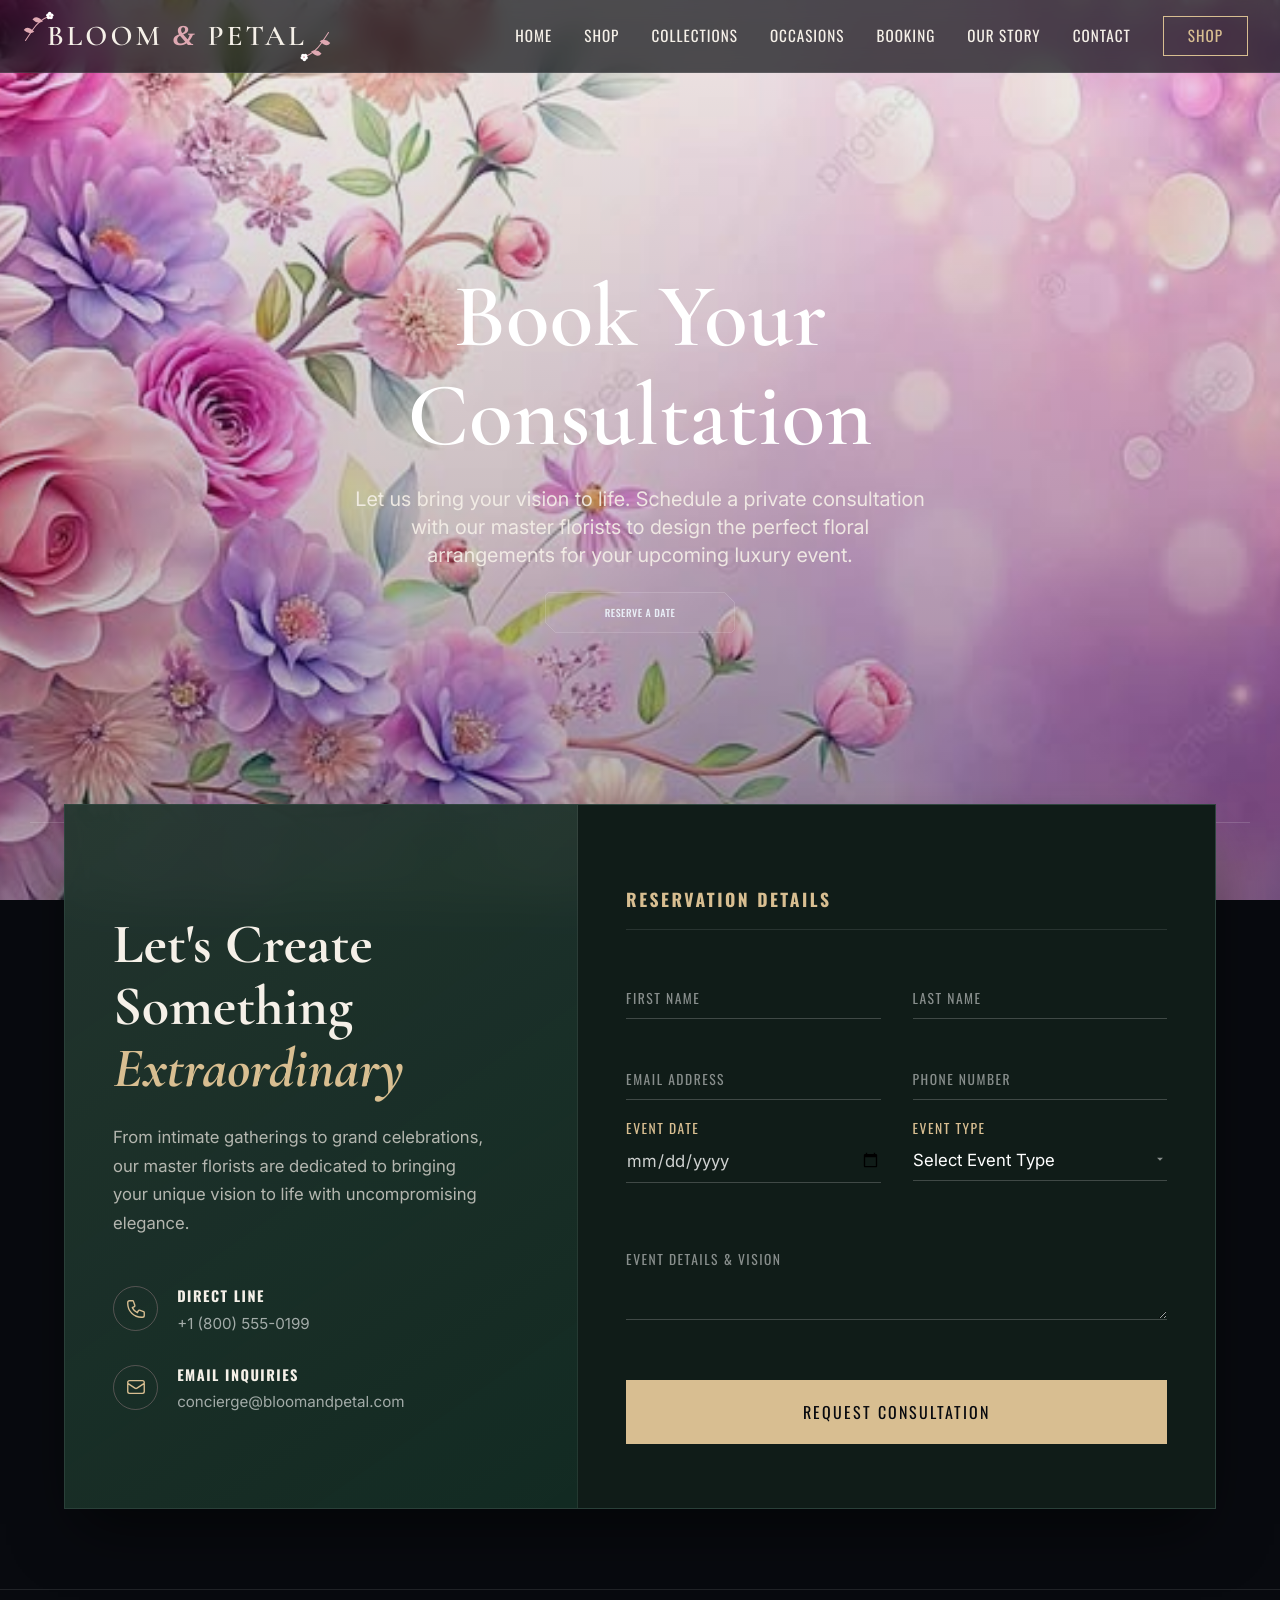
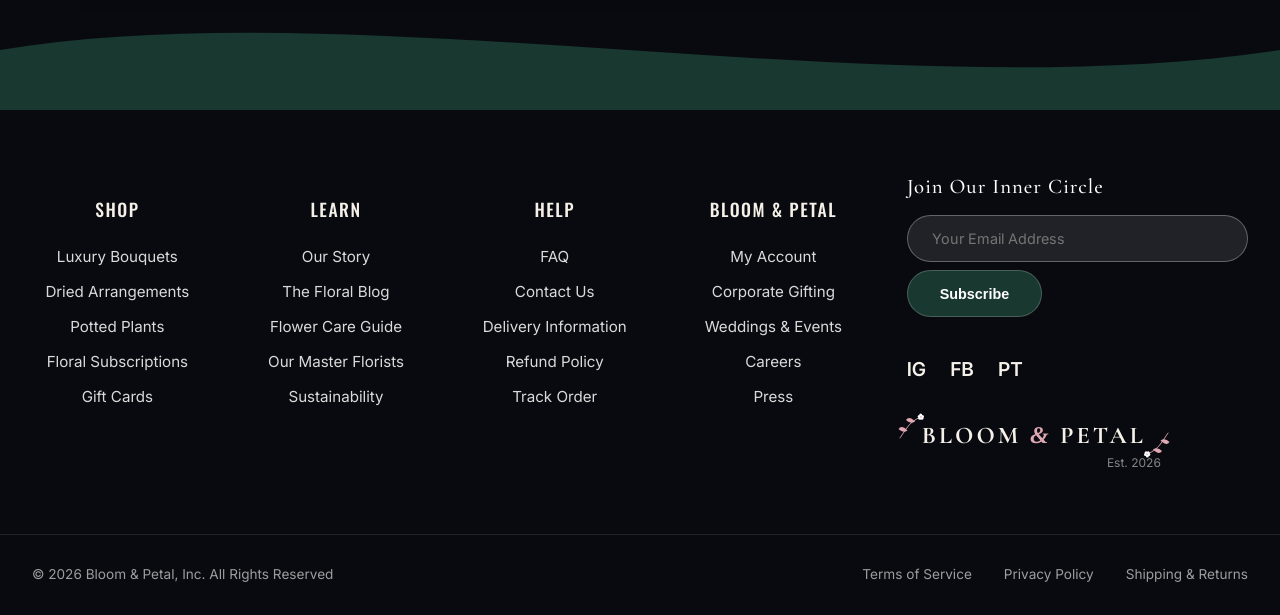
<file: project/booking.html>
<!DOCTYPE html>
<html lang="en">
<head>
<meta charset="utf-8">
<meta name="viewport" content="width=device-width, initial-scale=1, viewport-fit=cover">
<title>Book a Consultation - Bloom & Petal</title>
<script>if(!matchMedia("(prefers-reduced-motion: reduce)").matches){document.documentElement.className="anim";}</script>
<meta name="description" content="Book a luxury floral consultation for your wedding or special event.">
<link rel="stylesheet" href="css/style.css">
</head>
<body>
<header class="site-header">
  <div class="header-container">
    <a class="site-logo" href="index.html" style="position: relative; display: inline-block; padding: 0 15px;"><svg style="position: absolute; top: -10px; left: -10px; width: 35px; height: 35px; color: #dfa8b2; pointer-events: none;" viewBox="0 0 100 100"><path d="M 80,20 Q 50,30 30,60 T 10,90" fill="none" stroke="currentColor" stroke-width="3" stroke-linecap="round"/><path d="M 60,35 Q 40,15 30,30 Q 45,45 60,35 Z" fill="currentColor" /><path d="M 35,65 Q 15,45 5,60 Q 20,75 35,65 Z" fill="currentColor" /><g transform="translate(80, 20)" fill="#fff"><circle cx="-6" cy="-2" r="5"/><circle cx="-1" cy="-7" r="5"/><circle cx="5" cy="-2" r="5"/><circle cx="3" cy="4" r="5"/><circle cx="-4" cy="4" r="5"/><circle cx="0" cy="0" r="2.5" fill="#dfa8b2"/></g></svg><svg style="position: absolute; bottom: -10px; right: -10px; width: 35px; height: 35px; color: #dfa8b2; pointer-events: none; transform: rotate(180deg);" viewBox="0 0 100 100"><path d="M 80,20 Q 50,30 30,60 T 10,90" fill="none" stroke="currentColor" stroke-width="3" stroke-linecap="round"/><path d="M 60,35 Q 40,15 30,30 Q 45,45 60,35 Z" fill="currentColor" /><path d="M 35,65 Q 15,45 5,60 Q 20,75 35,65 Z" fill="currentColor" /><g transform="translate(80, 20)" fill="#fff"><circle cx="-6" cy="-2" r="5"/><circle cx="-1" cy="-7" r="5"/><circle cx="5" cy="-2" r="5"/><circle cx="3" cy="4" r="5"/><circle cx="-4" cy="4" r="5"/><circle cx="0" cy="0" r="2.5" fill="#dfa8b2"/></g></svg><span style="letter-spacing: 3px;">BLOOM <span style="color: #dfa8b2; font-style: italic; font-family: 'Times New Roman', serif;">&amp;</span> PETAL</span></a>
    <nav class="main-nav">
      <ul class="nav-links">
        <li><a href="index.html">HOME</a></li>
        <li><a href="shop.html">SHOP</a></li>
        <li><a href="collections.html">COLLECTIONS</a></li>
        <li><a href="occasions.html">OCCASIONS</a></li>
        <li><a href="booking.html">BOOKING</a></li>
        <li><a href="about.html">OUR STORY</a></li>
        <li><a href="contact.html">CONTACT</a></li>
      </ul>
      <a class="shop-btn" href="shop.html">SHOP</a>
    </nav>
  </div>
</header>
<section class="hero-section">
  <div class="bg" role="img" aria-label="Elegant consultation table" style="background-image:url('assets/images/booking_hero_bg.jpg'); background-position: center; object-fit: cover;"></div>

  <div class="frame">
    <span class="ln ln-t"></span><span class="ln ln-b"></span>
    <span class="ln ln-l"></span><span class="ln ln-r"></span>
    <span class="cn cn-tl"></span><span class="cn cn-tr"></span>
    <span class="cn cn-bl"></span><span class="cn cn-br"></span>

    <div class="hero">
      <h1 class="headline"><span class="hrow"><span class="hrise">Book Your </span></span><span class="hrow"><span class="hrise">Consultation</span></span></h1>
      <p class="blurb">Let us bring your vision to life. Schedule a private consultation<br>with our master florists to design the perfect floral<br>arrangements for your upcoming luxury event.</p>
      <a class="cta lbl" href="#booking-form">
        <span class="cta-glass"></span>
        <svg class="cta-edge" viewBox="0 0 190 41" preserveAspectRatio="none" aria-hidden="true"><path d="M3.5.5 H179.5 L189.5 10.5 V37.5 L186.5 40.5 H10.5 L.5 30.5 V3.5 Z" vector-effect="non-scaling-stroke"/></svg>
        <span class="cta-in">
          <span class="t" style="margin-left:0;">RESERVE A DATE</span>
        </span>
      </a>
    </div>

    <div class="dock">
      <span class="rule"></span><span class="div div-l"></span><span class="div div-r"></span>
      <a class="scroll lbl" href="#booking-form">
        <svg class="ico" viewBox="0 0 5 7" xmlns="http://www.w3.org/2000/svg" aria-hidden="true"><path d="M0 0 H5 L2.5 3 Z"/><path d="M0 4 H5 L2.5 7 Z"/></svg>
        <span class="t">SCROLL DOWN</span>
      </a>
    </div>
  </div>
</section>

<style>
  .premium-form-section {
    max-width: 1200px;
    margin: -6rem auto 5rem;
    padding: 0 1.5rem;
    position: relative;
    z-index: 10;
  }
  .premium-card {
    background: rgba(20, 45, 36, 0.95);
    backdrop-filter: blur(20px);
    border: 1px solid rgba(255,255,255,0.1);
    box-shadow: 0 30px 60px -15px rgba(0,0,0,0.6);
    display: flex;
    flex-direction: column;
    overflow: hidden;
  }
  @media (min-width: 900px) {
    .premium-card { flex-direction: row; }
  }
  .premium-left {
    flex: 1;
    padding: 4rem 3rem;
    background: linear-gradient(145deg, rgba(223, 168, 178, 0.08) 0%, rgba(20, 45, 36, 0) 100%);
    display: flex;
    flex-direction: column;
    justify-content: space-between;
    border-right: 1px solid rgba(255,255,255,0.05);
  }
  .premium-right {
    flex: 1.3;
    padding: 4rem 3rem;
    background: var(--midnight-green);
  }
  .premium-form .form-group {
    position: relative;
    margin-bottom: 2.5rem;
    flex: 1;
    min-width: 220px;
  }
  .premium-form .form-row {
    display: flex;
    gap: 2rem;
    flex-wrap: wrap;
  }
  .premium-form .form-control {
    width: 100%;
    padding: 10px 0;
    background: transparent;
    border: none;
    border-bottom: 1px solid rgba(255,255,255,0.2);
    color: #fff;
    outline: none;
    font-family: 'Inter', sans-serif;
    font-size: 1.05rem;
    transition: border-color 0.4s;
    box-sizing: border-box;
  }
  .premium-form .form-control:focus {
    border-bottom-color: var(--cream);
  }
  .premium-form .form-label {
    position: absolute;
    top: 10px;
    left: 0;
    font-family: 'Oswald', sans-serif;
    font-size: 0.85rem;
    letter-spacing: 1.5px;
    color: rgba(255,255,255,0.5);
    pointer-events: none;
    transition: all 0.3s cubic-bezier(0.4, 0, 0.2, 1);
    transform-origin: left top;
  }
  .premium-form .form-control:focus + .form-label,
  .premium-form .form-control:not(:placeholder-shown) + .form-label {
    transform: translateY(-22px) scale(0.85);
    color: var(--cream);
  }
  .premium-btn {
    background: var(--cream);
    color: var(--ink);
    border: none;
    font-family: 'Oswald', sans-serif;
    font-size: 1rem;
    letter-spacing: 2px;
    cursor: pointer;
    width: 100%;
    padding: 20px;
    transition: all 0.4s ease;
    text-transform: uppercase;
    margin-top: 1rem;
  }
  .premium-btn:hover {
    background: #fff;
    transform: translateY(-2px);
    box-shadow: 0 10px 25px rgba(223, 168, 178, 0.2);
  }
  select.form-control {
    appearance: none;
    cursor: pointer;
  }
  select.form-control option {
    background: var(--ink);
    color: #fff;
  }
</style>

<section id="booking-form" class="premium-form-section">
  <div class="premium-card">
    
    <!-- Left Context Area -->
    <div class="premium-left">
      <div>
        <h2 style="font-family: 'Cormorant Garamond', serif; font-size: 3.5rem; color: var(--ivory); margin-bottom: 1.5rem; line-height: 1.1;">Let's Create<br>Something<br><span style="color: var(--cream); font-style: italic;">Extraordinary</span></h2>
        <p style="color: rgba(245, 240, 232, 0.7); font-size: 1.05rem; line-height: 1.7; max-width: 90%; margin-bottom: 3rem;">From intimate gatherings to grand celebrations, our master florists are dedicated to bringing your unique vision to life with uncompromising elegance.</p>
        
        <div style="display: flex; flex-direction: column; gap: 2rem;">
          <div style="display: flex; align-items: flex-start; gap: 1.2rem;">
            <div style="width: 45px; height: 45px; border-radius: 50%; border: 1px solid rgba(223, 168, 178, 0.3); display: flex; align-items: center; justify-content: center; color: var(--cream);">
              <svg width="22" height="22" fill="none" stroke="currentColor" stroke-width="1.5" viewBox="0 0 24 24"><path stroke-linecap="round" stroke-linejoin="round" d="M3 5a2 2 0 012-2h3.28a1 1 0 01.948.684l1.498 4.493a1 1 0 01-.502 1.21l-2.257 1.13a11.042 11.042 0 005.516 5.516l1.13-2.257a1 1 0 011.21-.502l4.493 1.498a1 1 0 01.684.949V19a2 2 0 01-2 2h-1C9.716 21 3 14.284 3 6V5z"/></svg>
            </div>
            <div>
              <h4 style="font-family: 'Oswald', sans-serif; letter-spacing: 1.5px; color: var(--ivory); margin: 0 0 0.4rem 0; font-size: 0.9rem;">DIRECT LINE</h4>
              <p style="color: rgba(255,255,255,0.6); margin: 0; font-size: 0.95rem; font-family: 'Inter', sans-serif;">+1 (800) 555-0199</p>
            </div>
          </div>
          <div style="display: flex; align-items: flex-start; gap: 1.2rem;">
            <div style="width: 45px; height: 45px; border-radius: 50%; border: 1px solid rgba(223, 168, 178, 0.3); display: flex; align-items: center; justify-content: center; color: var(--cream);">
              <svg width="22" height="22" fill="none" stroke="currentColor" stroke-width="1.5" viewBox="0 0 24 24"><path stroke-linecap="round" stroke-linejoin="round" d="M3 8l7.89 5.26a2 2 0 002.22 0L21 8M5 19h14a2 2 0 002-2V7a2 2 0 00-2-2H5a2 2 0 00-2 2v10a2 2 0 002 2z"/></svg>
            </div>
            <div>
              <h4 style="font-family: 'Oswald', sans-serif; letter-spacing: 1.5px; color: var(--ivory); margin: 0 0 0.4rem 0; font-size: 0.9rem;">EMAIL INQUIRIES</h4>
              <p style="color: rgba(255,255,255,0.6); margin: 0; font-size: 0.95rem; font-family: 'Inter', sans-serif;">concierge@bloomandpetal.com</p>
            </div>
          </div>
        </div>
      </div>
    </div>
    
    <!-- Right Form Area -->
    <div class="premium-right">
      <h3 style="font-family: 'Oswald', sans-serif; font-size: 1.1rem; letter-spacing: 2.5px; color: var(--cream); margin-bottom: 3rem; border-bottom: 1px solid rgba(255,255,255,0.1); padding-bottom: 1rem;">RESERVATION DETAILS</h3>
      
      <form class="premium-form" action="#" method="POST">
        
        <div class="form-row">
          <div class="form-group">
            <input type="text" id="fname" name="fname" class="form-control" placeholder=" " required>
            <label for="fname" class="form-label">FIRST NAME</label>
          </div>
          <div class="form-group">
            <input type="text" id="lname" name="lname" class="form-control" placeholder=" " required>
            <label for="lname" class="form-label">LAST NAME</label>
          </div>
        </div>
        
        <div class="form-row">
          <div class="form-group">
            <input type="email" id="email" name="email" class="form-control" placeholder=" " required>
            <label for="email" class="form-label">EMAIL ADDRESS</label>
          </div>
          <div class="form-group">
            <input type="tel" id="phone" name="phone" class="form-control" placeholder=" ">
            <label for="phone" class="form-label">PHONE NUMBER</label>
          </div>
        </div>

        <div class="form-row">
          <div class="form-group">
            <input type="date" id="date" name="date" class="form-control" style="color: rgba(255,255,255,0.8);" required>
            <label for="date" style="position: absolute; top: -22px; left: 0; font-family: 'Oswald', sans-serif; font-size: 0.85rem; letter-spacing: 1.5px; color: var(--cream);">EVENT DATE</label>
          </div>
          <div class="form-group" style="position: relative;">
            <select id="type" name="type" class="form-control" required>
              <option value="" disabled selected hidden>Select Event Type</option>
              <option value="wedding">Wedding</option>
              <option value="gala">Gala & Banquet</option>
              <option value="corporate">Corporate Event</option>
              <option value="private">Private Celebration</option>
              <option value="other">Other</option>
            </select>
            <label for="type" style="position: absolute; top: -22px; left: 0; font-family: 'Oswald', sans-serif; font-size: 0.85rem; letter-spacing: 1.5px; color: var(--cream);">EVENT TYPE</label>
            <svg style="position: absolute; right: 0; top: 12px; width: 14px; height: 14px; fill: rgba(255,255,255,0.5); pointer-events: none;" viewBox="0 0 24 24"><path d="M7 10l5 5 5-5z"/></svg>
          </div>
        </div>

        <div class="form-group" style="margin-top: 1rem;">
          <textarea id="message" name="message" class="form-control" rows="3" placeholder=" " style="resize: vertical;"></textarea>
          <label for="message" class="form-label">EVENT DETAILS & VISION</label>
        </div>
        
        <button type="submit" class="premium-btn">Request Consultation</button>
      </form>
    </div>
  </div>
</section>

<footer class="site-footer" style="position: relative; color: #fff; padding: 0 0 2rem; font-family: 'Inter', sans-serif; overflow: hidden; margin-top: 5rem;">
  <!-- Background Image with Overlay -->
  <div style="position: absolute; inset: 0; background-image: url('assets/images/footer_bg.jpg'); background-size: cover; background-position: center; opacity: 0.8; z-index: -2;"></div>
  <div style="position: absolute; inset: 0; background: linear-gradient(to bottom, rgba(25, 56, 47, 0.5) 0%, rgba(10, 20, 15, 0.95) 100%); z-index: -1;"></div>

  <!-- Wavy Top Divider -->
  <svg viewBox="0 0 1440 320" preserveAspectRatio="none" style="display: block; width: 100%; height: 120px; background: var(--ink);">
    <path d="M0,160 C400,0 1000,320 1440,160 L1440,320 L0,320 Z" fill="#19382f"></path>
  </svg>
  
  <div style="max-width: 1300px; margin: 4rem auto 0; padding: 0 2rem; display: flex; flex-wrap: wrap; justify-content: space-between; gap: 3rem; position: relative; z-index: 1;">
    <!-- Column 1: Shop -->
    <div style="flex: 1; min-width: 140px;">
      <h4 style="font-family: 'Oswald', sans-serif; font-size: 1.1rem; letter-spacing: 1.5px; margin-bottom: 1.5rem; font-weight: 500; color: var(--ivory);">SHOP</h4>
      <ul style="list-style: none; padding: 0; margin: 0; display: flex; flex-direction: column; gap: 1rem; font-size: 0.95rem;">
        <li><a href="#" style="color: rgba(255,255,255,0.85); text-decoration: none; transition: color 0.3s;">Luxury Bouquets</a></li>
        <li><a href="#" style="color: rgba(255,255,255,0.85); text-decoration: none; transition: color 0.3s;">Dried Arrangements</a></li>
        <li><a href="#" style="color: rgba(255,255,255,0.85); text-decoration: none; transition: color 0.3s;">Potted Plants</a></li>
        <li><a href="#" style="color: rgba(255,255,255,0.85); text-decoration: none; transition: color 0.3s;">Floral Subscriptions</a></li>
        <li><a href="#" style="color: rgba(255,255,255,0.85); text-decoration: none; transition: color 0.3s;">Gift Cards</a></li>
      </ul>
    </div>
    
    <!-- Column 2: Learn -->
    <div style="flex: 1; min-width: 140px;">
      <h4 style="font-family: 'Oswald', sans-serif; font-size: 1.1rem; letter-spacing: 1.5px; margin-bottom: 1.5rem; font-weight: 500; color: var(--ivory);">LEARN</h4>
      <ul style="list-style: none; padding: 0; margin: 0; display: flex; flex-direction: column; gap: 1rem; font-size: 0.95rem;">
        <li><a href="about.html" style="color: rgba(255,255,255,0.85); text-decoration: none; transition: color 0.3s;">Our Story</a></li>
        <li><a href="#" style="color: rgba(255,255,255,0.85); text-decoration: none; transition: color 0.3s;">The Floral Blog</a></li>
        <li><a href="#" style="color: rgba(255,255,255,0.85); text-decoration: none; transition: color 0.3s;">Flower Care Guide</a></li>
        <li><a href="#" style="color: rgba(255,255,255,0.85); text-decoration: none; transition: color 0.3s;">Our Master Florists</a></li>
        <li><a href="#" style="color: rgba(255,255,255,0.85); text-decoration: none; transition: color 0.3s;">Sustainability</a></li>
      </ul>
    </div>
    
    <!-- Column 3: Help -->
    <div style="flex: 1; min-width: 140px;">
      <h4 style="font-family: 'Oswald', sans-serif; font-size: 1.1rem; letter-spacing: 1.5px; margin-bottom: 1.5rem; font-weight: 500; color: var(--ivory);">HELP</h4>
      <ul style="list-style: none; padding: 0; margin: 0; display: flex; flex-direction: column; gap: 1rem; font-size: 0.95rem;">
        <li><a href="#" style="color: rgba(255,255,255,0.85); text-decoration: none; transition: color 0.3s;">FAQ</a></li>
        <li><a href="contact.html" style="color: rgba(255,255,255,0.85); text-decoration: none; transition: color 0.3s;">Contact Us</a></li>
        <li><a href="#" style="color: rgba(255,255,255,0.85); text-decoration: none; transition: color 0.3s;">Delivery Information</a></li>
        <li><a href="#" style="color: rgba(255,255,255,0.85); text-decoration: none; transition: color 0.3s;">Refund Policy</a></li>
        <li><a href="#" style="color: rgba(255,255,255,0.85); text-decoration: none; transition: color 0.3s;">Track Order</a></li>
      </ul>
    </div>
    
    <!-- Column 4: Brand -->
    <div style="flex: 1; min-width: 160px;">
      <h4 style="font-family: 'Oswald', sans-serif; font-size: 1.1rem; letter-spacing: 1.5px; margin-bottom: 1.5rem; font-weight: 500; color: var(--ivory);">BLOOM & PETAL</h4>
      <ul style="list-style: none; padding: 0; margin: 0; display: flex; flex-direction: column; gap: 1rem; font-size: 0.95rem;">
        <li><a href="#" style="color: rgba(255,255,255,0.85); text-decoration: none; transition: color 0.3s;">My Account</a></li>
        <li><a href="#" style="color: rgba(255,255,255,0.85); text-decoration: none; transition: color 0.3s;">Corporate Gifting</a></li>
        <li><a href="occasions.html" style="color: rgba(255,255,255,0.85); text-decoration: none; transition: color 0.3s;">Weddings & Events</a></li>
        <li><a href="#" style="color: rgba(255,255,255,0.85); text-decoration: none; transition: color 0.3s;">Careers</a></li>
        <li><a href="#" style="color: rgba(255,255,255,0.85); text-decoration: none; transition: color 0.3s;">Press</a></li>
      </ul>
    </div>
    
    <!-- Column 5: Newsletter & Social -->
    <div style="flex: 2; min-width: 300px; display: flex; flex-direction: column; align-items: flex-start;">
      <p style="margin: 0 0 1rem 0; font-size: 1rem; font-weight: 500; font-family: 'Cormorant Garamond', serif; letter-spacing: 1px; font-size: 1.3rem;">Join Our Inner Circle</p>
      <form style="display: flex; flex-wrap: wrap; gap: 0.5rem; width: 100%; max-width: 450px; margin-bottom: 2.5rem;" onsubmit="event.preventDefault();">
        <input type="email" placeholder="Your Email Address" style="flex: 1; min-width: 200px; padding: 0.9rem 1.5rem; border-radius: 30px; border: 1px solid rgba(255,255,255,0.3); background: rgba(255,255,255,0.1); outline: none; font-family: 'Inter', sans-serif; font-size: 0.9rem; color: #fff; backdrop-filter: blur(5px); box-sizing: border-box;">
        <button type="submit" style="padding: 0.9rem 2rem; background: #19382f; border: 1px solid rgba(255,255,255,0.2); color: #fff; font-weight: 600; font-size: 0.9rem; border-radius: 30px; cursor: pointer; transition: background 0.3s, transform 0.3s; box-sizing: border-box;">Subscribe</button>
      </form>
      
      <!-- Social Icons -->
      <div style="display: flex; gap: 1.5rem; margin-bottom: 2.5rem; font-weight: 600; font-size: 1.2rem;">
        <a href="#" style="color: var(--ivory); text-decoration: none; transition: transform 0.3s;">IG</a>
        <a href="#" style="color: var(--ivory); text-decoration: none; transition: transform 0.3s;">FB</a>
        <a href="#" style="color: var(--ivory); text-decoration: none; transition: transform 0.3s;">PT</a>
      </div>

      <!-- Trust Badge -->
      <div style="text-align: right;">
        <h3 style="font-family: 'Cormorant Garamond', serif; font-size: 24px; letter-spacing: 2px; color: var(--ivory); margin: 0; position: relative; display: inline-block; padding: 0 15px;"><svg style="position: absolute; top: -10px; left: -10px; width: 30px; height: 30px; color: #dfa8b2; pointer-events: none;" viewBox="0 0 100 100"><path d="M 80,20 Q 50,30 30,60 T 10,90" fill="none" stroke="currentColor" stroke-width="3" stroke-linecap="round"/><path d="M 60,35 Q 40,15 30,30 Q 45,45 60,35 Z" fill="currentColor" /><path d="M 35,65 Q 15,45 5,60 Q 20,75 35,65 Z" fill="currentColor" /><g transform="translate(80, 20)" fill="#fff"><circle cx="-6" cy="-2" r="5"/><circle cx="-1" cy="-7" r="5"/><circle cx="5" cy="-2" r="5"/><circle cx="3" cy="4" r="5"/><circle cx="-4" cy="4" r="5"/><circle cx="0" cy="0" r="2.5" fill="#dfa8b2"/></g></svg><svg style="position: absolute; bottom: -10px; right: -10px; width: 30px; height: 30px; color: #dfa8b2; pointer-events: none; transform: rotate(180deg);" viewBox="0 0 100 100"><path d="M 80,20 Q 50,30 30,60 T 10,90" fill="none" stroke="currentColor" stroke-width="3" stroke-linecap="round"/><path d="M 60,35 Q 40,15 30,30 Q 45,45 60,35 Z" fill="currentColor" /><path d="M 35,65 Q 15,45 5,60 Q 20,75 35,65 Z" fill="currentColor" /><g transform="translate(80, 20)" fill="#fff"><circle cx="-6" cy="-2" r="5"/><circle cx="-1" cy="-7" r="5"/><circle cx="5" cy="-2" r="5"/><circle cx="3" cy="4" r="5"/><circle cx="-4" cy="4" r="5"/><circle cx="0" cy="0" r="2.5" fill="#dfa8b2"/></g></svg><span style="letter-spacing: 3px;">BLOOM <span style="color: #dfa8b2; font-style: italic; font-family: 'Times New Roman', serif;">&amp;</span> PETAL</span></h3>
        <div style="font-size: 0.75rem; color: rgba(255,255,255,0.5); margin-top: 0.3rem;">Est. 2026</div>
      </div>
    </div>
  </div>
  
  <div style="max-width: 1300px; margin: 4rem auto 0; padding: 2rem 2rem 0; border-top: 1px solid rgba(255,255,255,0.1); display: flex; flex-wrap: wrap; justify-content: space-between; font-size: 0.85rem; color: rgba(255,255,255,0.6); gap: 1rem; position: relative; z-index: 1;">
    <div>&copy; 2026 Bloom & Petal, Inc. All Rights Reserved</div>
    <div style="display: flex; gap: 2rem;">
      <a href="#" style="color: rgba(255,255,255,0.6); text-decoration: none; transition: color 0.3s;">Terms of Service</a>
      <a href="#" style="color: rgba(255,255,255,0.6); text-decoration: none; transition: color 0.3s;">Privacy Policy</a>
      <a href="#" style="color: rgba(255,255,255,0.6); text-decoration: none; transition: color 0.3s;">Shipping & Returns</a>
    </div>
  </div>
</footer>
</body>
</html>
</file>
<file: css/style.css>
@import url('https://fonts.googleapis.com/css2?family=Cormorant+Garamond:wght@600&family=Inter:wght@400;500&family=Oswald:wght@500&display=swap');

:root {
  --u: clamp(0.68px, min(100vw / 1280, 100vh / 800), 1.72px);
  --t: var(--u);
  --u: clamp(0.68px, min(100vw / 1280, 100dvh / 800), 1.72px);
  --line: rgba(255, 255, 255, .15);
  --cream: #D8BE91;
  --ink: #080A0F;
  --midnight-green: #101C18;
  --ivory: #F5F0E8;
  --dusty-rose: #D9A7A5;
  --muted-sage: #A5B49A;
  --hair: max(1px, calc(1 * var(--u)));
  --nudge: calc(1 * var(--t));
  --e-mask: cubic-bezier(.16,1,.3,1);
  --e-line: cubic-bezier(.65,0,.35,1);
  --e-soft: cubic-bezier(.22,.61,.36,1);
}
* { box-sizing: border-box; }
html, body {
  background: var(--ink);
  color: var(--ivory);
  margin: 0;
  font-family: 'Inter', -apple-system, 'Helvetica Neue', Arial, sans-serif;
  -webkit-font-smoothing: antialiased;
  -moz-osx-font-smoothing: grayscale;
  text-rendering: geometricPrecision;
  scroll-behavior: smooth;
}
.hero-section {
  position: relative;
  width: 100%;
  height: 100vh;
  overflow: hidden;
}

.bg {
  position: absolute;
  inset: 0;
  background-size: cover;
  background-position: 50% 50%;
  background-repeat: no-repeat;
  will-change: transform;
  transform-origin: 50% 50%;
  backface-visibility: hidden;
  background-color: var(--ink);
}
.bg::after {
  content: "";
  position: absolute;
  inset: 0;
  background: linear-gradient(to bottom, rgba(8,10,15,0.05) 0%, rgba(8,10,15,0.3) 100%);
  pointer-events: none;
}

.frame {
  position: absolute;
  left: calc(30 * var(--u));
  top: calc(30 * var(--u));
  right: calc(30 * var(--u));
  bottom: calc(31 * var(--u));
  pointer-events: none;
  z-index: 2;
}
.frame > * { pointer-events: auto; }

.ln, .cn { display: none !important; }

.lbl {
  font-family: 'Oswald', 'Inter', sans-serif;
  font-weight: 500;
  font-size: calc(10 * var(--t));
  line-height: 1;
  white-space: nowrap;
}
.t {
  position: relative;
  top: var(--nudge);
  display: inline-block;
  text-align: left;
  white-space: pre;
}

.logo {
  position: absolute;
  left: calc(24 * var(--t));
  top: calc(22 * var(--t));
  display: block;
  font-family: 'Cormorant Garamond', serif;
  font-size: calc(18 * var(--t));
  color: var(--ivory);
  text-decoration: none;
  letter-spacing: calc(1.5 * var(--t));
  font-weight: 600;
  white-space: nowrap;
}

.masthead {
  position: absolute;
  right: calc(11 * var(--t));
  top: calc(12 * var(--t));
  height: calc(41 * var(--t));
  display: flex;
  align-items: center;
}
.navset { display: contents; }
.links {
  display: flex;
  align-items: center;
  gap: calc(14.4 * var(--t));
  margin-right: calc(18 * var(--t));
}
.links a {
  color: #e3e8f2;
  text-decoration: none;
  letter-spacing: calc(.1 * var(--t));
  padding-left: calc(.1 * var(--t));
  opacity: .94;
  transition: opacity .25s ease, color .25s ease;
}
.links a:hover, .links a.active {
  opacity: 1;
  color: #fff;
}

.pill {
  height: calc(41 * var(--t));
  display: flex;
  align-items: center;
  text-decoration: none;
  position: relative;
  cursor: pointer;
  border: 0;
  padding: 0;
}
.pill .ico { flex: none; display: block; }
.enter {
  width: calc(87 * var(--t));
  padding-left: calc(21 * var(--t));
  background: rgba(255,250,246,.05);
  -webkit-backdrop-filter: blur(calc(12 * var(--t)));
  backdrop-filter: blur(calc(12 * var(--t)));
  transition: background .3s ease;
}
.enter:hover { background: rgba(255,250,246,.075); }
.enter .ico { width: calc(7 * var(--t)); height: calc(11 * var(--t)); fill: #f4f7ff; }
.enter span { color: rgba(255,255,255,.93); margin-left: calc(7 * var(--t)); letter-spacing: calc(.33 * var(--t)); }

.menu {
  width: calc(90 * var(--t));
  padding-left: calc(21 * var(--t));
  background: var(--cream);
  clip-path: polygon(0 0, calc(100% - 15*var(--t)) 0, 100% calc(15*var(--t)), 100% 100%, 0 100%);
  transition: background .3s ease;
}
.menu:hover { background: var(--cream); }
.menu .ico { width: calc(10 * var(--t)); height: calc(10 * var(--t)); fill: var(--ink); }
.menu span { color: var(--ink); margin-left: calc(7 * var(--t)); letter-spacing: calc(.02 * var(--t)); }

.index {
  position: absolute;
  left: calc(10.5 * var(--t));
  top: 50%;
  transform: translateY(calc(-50% + 1.5 * var(--t)));
  list-style: none;
  margin: 0;
  padding: 0;
}
.index li { height: calc(26.6 * var(--t)); display: flex; align-items: center; position: relative; }
.index a {
  font-family: 'Oswald', 'Inter', sans-serif;
  font-weight: 500;
  font-size: calc(10 * var(--t));
  line-height: 1;
  letter-spacing: calc(1.3 * var(--t));
  text-decoration: none;
  white-space: nowrap;
  color: rgba(232,238,250,.3);
  transition: color .3s ease;
}
.index a:hover { color: #e6eaf5; }
.index .on a { color: #e6eaf5; }
.index .on::before {
  content: "";
  position: absolute;
  left: calc(-13.5 * var(--t));
  top: 50%;
  width: calc(6 * var(--t));
  height: calc(7 * var(--t));
  transform: translateY(-50%);
  background: #fff;
}

.hero {
  position: absolute;
  top: 50%;
  left: 50%;
  transform: translate(-50%, -50%);
  width: 100%;
  display: flex;
  flex-direction: column;
  align-items: center;
  text-align: center;
  z-index: 1;
}
.headline {
  margin: 0;
  font-family: 'Cormorant Garamond', serif;
  font-weight: 600;
  font-size: clamp(3rem, 10vw, calc(90 * var(--t)));
  line-height: 1.1;
  color: #fff;
}
.blurb {
  margin: calc(20 * var(--t)) 0 0;
  font-weight: 400;
  font-size: clamp(1.2rem, 2.5vw, calc(20 * var(--t)));
  line-height: 1.4;
  color: rgba(245,240,232,.9);
  max-width: 800px;
}
.cta {
  margin-top: calc(23 * var(--t));
  position: relative;
  width: calc(190 * var(--t));
  height: calc(41 * var(--t));
  display: flex;
  align-items: center;
  justify-content: center;
  text-decoration: none;
}
.cta-glass {
  position: absolute;
  inset: 0;
  background: rgba(255,255,255,.035);
  -webkit-backdrop-filter: blur(calc(12 * var(--t)));
  backdrop-filter: blur(calc(12 * var(--t)));
  clip-path: polygon(calc(3*var(--t)) 0, calc(100% - 10*var(--t)) 0, 100% calc(10*var(--t)),
                    100% calc(100% - 3*var(--t)), calc(100% - 3*var(--t)) 100%,
                    calc(10*var(--t)) 100%, 0 calc(100% - 10*var(--t)), 0 calc(3*var(--t)));
  transition: background .3s ease;
}
.cta:hover .cta-glass { background: rgba(255,255,255,.075); }
.cta-edge { position: absolute; inset: 0; width: 100%; height: 100%; overflow: visible; }
.cta-edge path { fill: none; stroke: rgba(255,255,255,.15); stroke-width: 1; transition: stroke .3s ease; }
.cta:hover .cta-edge path { stroke: rgba(255,255,255,.4); }
.cta-in { position: relative; display: flex; align-items: center; }
.cta .ico { width: calc(7 * var(--t)); height: calc(11 * var(--t)); fill: #f2f6ff; flex: none; }
.cta .t { margin-left: calc(6 * var(--t)); color: #e9eef7; letter-spacing: calc(.55 * var(--t)); }

.dock {
  position: absolute;
  left: 0;
  right: 0;
  bottom: 0;
  height: calc(47 * var(--t));
  --nudge: calc(1.6 * var(--t));
}
.dock .rule { position: absolute; left: 0; right: 0; top: 0; height: var(--hair); background: var(--line); }
.dock .div { position: absolute; top: 0; bottom: 0; width: var(--hair); background: rgba(255,255,255,.21); }
.dock .div-l { left: calc(116 * var(--t)); }
.dock .div-r { right: calc(139 * var(--t)); }
.dock a, .dock button {
  display: flex;
  align-items: center;
  text-decoration: none;
  background: none;
  border: 0;
  padding: 0;
  cursor: pointer;
  color: rgba(255,255,255,.82);
  transition: color .3s ease;
}
.dock a:hover, .dock button:hover { color: #fff; }
.audio { position: absolute; left: calc(26 * var(--t)); top: 0; bottom: 0; }
.audio .ico { width: calc(14 * var(--t)); height: calc(11 * var(--t)); flex: none; fill: currentColor; stroke: currentColor; }
.audio .wave { transition: opacity .25s ease; }
.audio.muted .wave { opacity: 0; }
.audio .slash { opacity: 0; transition: opacity .25s ease; }
.audio.muted .slash { opacity: 1; }
.audio span { margin-left: calc(10 * var(--t)); letter-spacing: calc(.02 * var(--t)); }
.scroll { position: absolute; left: 50%; transform: translateX(-50%); top: 0; bottom: 0; }
.scroll .ico { width: calc(5 * var(--t)); height: calc(7 * var(--t)); flex: none; fill: currentColor; position: relative; top: calc(-1 * var(--t)); }
.scroll span { margin-left: calc(10 * var(--t)); letter-spacing: calc(-.23 * var(--t)); }
.talk { position: absolute; right: calc(24 * var(--t)); top: 0; bottom: 0; }
.talk span { letter-spacing: calc(.12 * var(--t)); }
.talk .ico { width: calc(16 * var(--t)); height: calc(15 * var(--t)); margin-left: calc(11 * var(--t)); flex: none; fill: none; stroke: currentColor; stroke-width: 1.6; }

/* Entrance Animations */
@keyframes drawX { from { transform: scaleX(0); } to { transform: scaleX(1); } }
@keyframes drawY { from { transform: scaleY(0); } to { transform: scaleY(1); } }
@keyframes fadeIn { from { opacity: 0; } to { opacity: 1; } }
@keyframes maskUp { from { transform: translateY(112%); } to { transform: translateY(0); } }
@keyframes settle { from { opacity: 0; transform: translateY(calc(7 * var(--t))); } to { opacity: 1; transform: none; } }
@keyframes markIn { from { transform: translateY(-50%) scaleX(0); } to { transform: translateY(-50%) scaleX(1); } }
@keyframes settleC { from { opacity: 0; transform: translate(-50%, calc(7 * var(--t))); } to { opacity: 1; transform: translateX(-50%); } }

.anim .ln-t { transform-origin: left center; animation: drawX .5s var(--e-line) .04s both; }
.anim .ln-l { transform-origin: center top; animation: drawY .5s var(--e-line) .04s both; }
.anim .ln-b { transform-origin: right center; animation: drawX .5s var(--e-line) .2s both; }
.anim .ln-r { transform-origin: center bottom; animation: drawY .5s var(--e-line) .2s both; }
.anim .cn { animation: fadeIn .3s linear .55s both; }
.anim .logo { overflow: hidden; }
.anim .logo { animation: maskUp .8s var(--e-mask) .16s both; }
.anim .enter { animation: settle .56s var(--e-soft) .3s both; }
.anim .menu { animation: settle .56s var(--e-soft) .36s both; }
.anim .links { animation: fadeIn .4s linear .34s both; }
.headline .hrow { display: block; overflow: hidden; }
.headline .hrise { display: block; }
.anim .headline .hrise { animation: maskUp .9s var(--e-mask) both; }
.anim .headline .hrow:first-child .hrise { animation-delay: .42s; }
.anim .headline .hrow + .hrow .hrise { animation-delay: .52s; }
.anim .index { animation: fadeIn .45s linear .6s both; }
.anim .index .on::before { animation: markIn .42s var(--e-soft) .64s both; }
.anim .blurb { animation: settle .72s var(--e-soft) .7s both; }
.anim .cta { animation: settle .62s var(--e-soft) .86s both; }
.anim .dock .rule { transform-origin: left center; animation: drawX .52s var(--e-line) .92s both; }
.anim .dock .div { transform-origin: center top; animation: drawY .36s var(--e-line) 1.06s both; }
.anim .audio { animation: settle .52s var(--e-soft) .96s both; }
.anim .scroll { animation: settleC .52s var(--e-soft) 1.02s both; }
.anim .talk { animation: settle .52s var(--e-soft) 1.08s both; }

a:focus-visible, button:focus-visible { outline: calc(1.5 * var(--t)) solid var(--cream); outline-offset: calc(3 * var(--t)); }
@media (prefers-reduced-motion:reduce) { * { transition: none !important; animation: none !important; } }

/* Below hero content */
.page-content {
  padding: 100px calc(30 * var(--u));
  min-height: 100vh;
  position: relative;
  z-index: 1;
}
.section-header {
  text-align: center;
  margin-bottom: 4rem;
}
.section-title {
  font-family: 'Cormorant Garamond', serif;
  font-size: clamp(2.5rem, 4vw, 4rem);
  font-weight: 600;
  margin: 0 0 1rem;
}
.grid {
  display: grid;
  grid-template-columns: repeat(2, 1fr);
  gap: 2rem;
  max-width: 1200px;
  margin: 0 auto;
}
.card {
  background: var(--midnight-green);
  border: 1px solid rgba(255,255,255,0.05);
  display: flex;
  flex-direction: column;
}
.card-img {
  width: 100%;
  aspect-ratio: 4/3;
  object-fit: cover;
  filter: brightness(1.08) contrast(1.05);
}
.card-body {
  padding: 2.5rem;
  text-align: center;
  display: flex;
  flex-direction: column;
  align-items: center;
}
.card-title {
  font-family: 'Cormorant Garamond', serif;
  font-size: 1.8rem;
  margin: 0 0 1rem;
}
.card-text {
  font-size: 0.95rem;
  color: rgba(245, 240, 232, 0.7);
  margin-bottom: 2rem;
  line-height: 1.6;
}
.card-btn {
  display: inline-block;
  padding: 12px 24px;
  border: 1px solid var(--cream);
  color: var(--cream);
  text-decoration: none;
  font-family: 'Oswald', sans-serif;
  letter-spacing: 1px;
  transition: all 0.3s ease;
  font-size: 0.9rem;
}
.card-btn:hover {
  background: var(--cream);
  color: var(--ink);
}

.text-content {
  max-width: 800px;
  margin: 0 auto;
  font-size: 1.1rem;
  line-height: 1.8;
  color: rgba(245, 240, 232, 0.85);
  text-align: center;
}
.text-content p { margin-bottom: 1.5rem; }

.contact-form {
  max-width: 600px;
  margin: 0 auto;
  display: flex;
  flex-direction: column;
  gap: 1.5rem;
}
.contact-form .form-group {
  display: flex;
  flex-direction: column;
  text-align: left;
}
.contact-form label {
  font-family: 'Oswald', sans-serif;
  font-size: 0.9rem;
  letter-spacing: 1px;
  margin-bottom: 0.5rem;
  color: var(--cream);
}
.contact-form input, .contact-form textarea {
  width: 100%;
  padding: 1rem;
  background: rgba(255,255,255,0.03);
  border: 1px solid rgba(255,255,255,0.15);
  color: var(--ivory);
  font-family: 'Inter', sans-serif;
  font-size: 1rem;
}
.contact-form input:focus, .contact-form textarea:focus {
  outline: none;
  border-color: var(--cream);
}
.contact-btn {
  background: var(--cream);
  color: var(--ink);
  padding: 1rem;
  border: none;
  font-family: 'Oswald', sans-serif;
  font-size: 1rem;
  letter-spacing: 1px;
  cursor: pointer;
  transition: opacity 0.3s;
  margin-top: 1rem;
}
.contact-btn:hover {
  opacity: 0.9;
}

/* Responsive */
@media (max-width: 768px) {
  .grid { grid-template-columns: 1fr; }
  .header-container { flex-direction: column; gap: 1rem; padding: 1rem; }
}

/* Header Styles */
.site-header {
  position: fixed;
  top: 0;
  left: 0;
  width: 100%;
  z-index: 100;
  background: rgba(8, 10, 15, 0.7);
  backdrop-filter: blur(10px);
  -webkit-backdrop-filter: blur(10px);
  border-bottom: 1px solid rgba(255,255,255,0.1);
  padding: 1rem 0;
}
.header-container {
  max-width: 1400px;
  margin: 0 auto;
  padding: 0 2rem;
  display: flex;
  justify-content: space-between;
  align-items: center;
}
.site-logo {
  font-family: 'Cormorant Garamond', serif;
  font-size: 1.8rem;
  color: var(--ivory);
  text-decoration: none;
  letter-spacing: 2px;
  font-weight: 600;
}
.main-nav {
  display: flex;
  align-items: center;
  gap: 2rem;
}
.nav-links {
  display: flex;
  list-style: none;
  margin: 0;
  padding: 0;
  gap: 2rem;
}
.nav-links a {
  color: var(--ivory);
  text-decoration: none;
  font-family: 'Oswald', sans-serif;
  font-size: 0.95rem;
  letter-spacing: 1px;
  transition: color 0.3s;
}
.nav-links a:hover, .nav-links a.active {
  color: var(--cream);
}
.shop-btn {
  background: transparent;
  border: 1px solid var(--cream);
  color: var(--cream);
  padding: 0.5rem 1.5rem;
  text-decoration: none;
  font-family: 'Oswald', sans-serif;
  font-size: 0.95rem;
  letter-spacing: 1px;
  transition: all 0.3s;
}
.shop-btn:hover {
  background: var(--cream);
  color: var(--ink);
}

@media (max-width: 1152px) {
  :root {
    --u: clamp(.8px, min(100vw / 1280, 100vh / 800), 1.1px);
    --u: clamp(.8px, min(100vw / 1280, 100dvh / 800), 1.1px);
    --t: max(var(--u), clamp(.9px, calc(.9px + (1152px - 100vw) * .00042), 1.12px));
  }
  .enter { width: auto; padding: 0 calc(19 * var(--t)) 0 calc(21 * var(--t)); }
  .menu { width: auto; padding: 0 calc(24 * var(--t)) 0 calc(21 * var(--t)); }
  .cta { width: auto; padding: 0 calc(19 * var(--t)); }
  .dock { display: flex; justify-content: space-between; align-items: stretch; }
  .dock .div { display: none; }
  .audio, .talk { position: static; height: auto; }
  .audio { padding: 0 min(calc(20 * var(--t)), 5vw) 0 min(calc(26 * var(--t)), 6vw); border-right: var(--hair) solid rgba(255,255,255,.21); }
  .talk { padding: 0 min(calc(24 * var(--t)), 6vw) 0 min(calc(20 * var(--t)), 5vw); border-left: var(--hair) solid rgba(255,255,255,.21); }
  .links { gap: calc(17 * var(--t)); align-self: stretch; }
  .links a { display: flex; align-items: center; align-self: stretch; }
  .index a { padding: calc(7 * var(--t)) 0; }
}
@media (max-width: 1152px) and (min-aspect-ratio: 6/5) {
  .hero { padding-inline: calc(150 * var(--t)); }
}
@media (max-width: 1152px) and (max-aspect-ratio: 6/5) {
  .index { top: 32%; }
  .hero { padding-inline: calc(22 * var(--t)); }
}

@media (max-width: 830px) {
  .navset {
    display: flex;
    flex-direction: column;
    align-items: stretch;
    position: absolute;
    top: calc(52 * var(--t));
    right: 0;
    min-width: calc(196 * var(--t));
    padding: calc(16 * var(--t)) calc(20 * var(--t)) calc(18 * var(--t));
    gap: calc(4 * var(--t));
    background: rgba(11,16,26,.85);
    -webkit-backdrop-filter: blur(calc(16 * var(--t)));
    backdrop-filter: blur(calc(16 * var(--t)));
    clip-path: polygon(0 0, calc(100% - 15*var(--t)) 0, 100% calc(15*var(--t)), 100% 100%, calc(15*var(--t)) 100%, 0 calc(100% - 15*var(--t)));
    opacity: 0;
    visibility: hidden;
    transform: translateY(calc(-6 * var(--t)));
    transition: opacity .34s ease, transform .34s cubic-bezier(.22,.61,.36,1), visibility .34s;
    z-index: 6;
  }
  .nav-open .navset { opacity: 1; visibility: visible; transform: none; }
  .links { flex-direction: column; align-items: stretch; gap: 0; margin-right: 0; align-self: auto; }
  .links a { padding: calc(9 * var(--t)) 0; justify-content: flex-start; }
  .navset .enter { width: auto; align-self: stretch; justify-content: flex-start; margin-top: calc(10 * var(--t)); height: calc(38 * var(--t)); padding: 0 calc(16 * var(--t)); background: rgba(255,250,246,.07); }
}

@media (max-width: 548px) {
  :root {
    --u: clamp(.62px, min(100vw / 500, 100vh / 820), 1.1px);
    --u: clamp(.62px, min(100vw / 500, 100dvh / 820), 1.1px);
    --t: clamp(1.06px, calc(100vw / 489), 1.12px);
  }
  .frame { left: calc(22 * var(--u)); right: calc(22 * var(--u)); top: calc(22 * var(--u)); bottom: calc(22 * var(--u)); }
  .logo { left: calc(16 * var(--t)); top: calc(22 * var(--t)); width: auto; font-size: calc(16 * var(--t)); }
  .masthead { right: calc(9 * var(--t)); top: calc(12 * var(--t)); }
  .index { top: calc(70 * var(--t)); transform: none; }
  .index li { height: calc(24 * var(--t)); }
  .index a { color: rgba(232,238,250,.42); }
  .hero { bottom: max(9%, calc(59 * var(--t))); padding-inline: calc(18 * var(--t)); }
  .headline { font-size: calc(36 * var(--t)); line-height: calc(40 * var(--t)); text-wrap: balance; }
  .blurb { max-width: calc(400 * var(--t)); }
  .blurb br { display: none; }
  .headline .hrow { display: inline; overflow: visible; }
  .headline .hrise { display: inline; }
  .anim .headline .hrise { animation: none; }
  .anim .headline { animation: settle .8s var(--e-mask) .42s both; }
}

@media (max-width: 370px) {
  .dock { height: auto; flex-wrap: wrap; }
  .audio, .talk { flex: 1 1 0; justify-content: center; height: calc(44 * var(--t)); }
  .scroll { position: static; transform: none; order: 1; flex: 1 0 100%; justify-content: center; height: calc(40 * var(--t)); border-top: var(--hair) solid rgba(255,255,255,.13); }
  .anim .scroll { animation-name: settle; }
  .hero { bottom: calc(96 * var(--t)); }
}

@media (max-height: 560px), (max-width: 370px) and (max-height: 640px) {
  .blurb { display: none; }
}

/* Grid for 3 cards */
.grid-3 {
  display: grid;
  grid-template-columns: repeat(3, 1fr);
  gap: 2rem;
  max-width: 1200px;
  margin: 0 auto;
}
@media (max-width: 900px) {
  .grid-3 { grid-template-columns: repeat(2, 1fr); }
}
@media (max-width: 768px) {
  .grid-3 { grid-template-columns: 1fr; }
}

/* Footer */
.site-footer {
  background: #080a0f;
  border-top: 1px solid rgba(255,255,255,0.1);
  padding: 2rem;
  text-align: center;
  color: rgba(245,240,232,0.6);
  font-family: 'Inter', sans-serif;
  font-size: 0.9rem;
  margin-top: 4rem;
}

/* Featured Products Slider Styles */
.slider-container {
  overflow: hidden;
  width: 100%;
  padding: 2rem 0;
  position: relative;
}

.slider-track {
  display: flex;
  gap: 2rem;
  width: max-content;
  animation: scroll-left 25s linear infinite;
}



.slider-card {
  width: 320px;
  background: var(--ink);
  border: 1px solid rgba(255,255,255,0.1);
  border-radius: 8px;
  overflow: hidden;
  flex-shrink: 0;
  box-shadow: 0 4px 15px rgba(0,0,0,0.3);
  transition: transform 0.3s ease, box-shadow 0.3s ease;
}

.slider-card:hover {
  transform: translateY(-5px);
  box-shadow: 0 8px 25px rgba(0,0,0,0.5);
}

.slider-card img {
  width: 100%;
  height: 320px;
  object-fit: cover;
}

.slider-info {
  padding: 1.5rem;
  text-align: left;
  background: var(--ink);
}

.slider-info h4 {
  margin: 0 0 0.5rem 0;
  font-size: 1.1rem;
  color: var(--ivory);
  font-family: 'Inter', sans-serif;
  font-weight: 500;
  line-height: 1.4;
}

.slider-info p {
  margin: 0;
  color: var(--cream);
  font-size: 0.95rem;
  font-weight: 600;
  font-family: 'Inter', sans-serif;
}

@keyframes scroll-left {
  0% { transform: translateX(0); }
  100% { transform: translateX(calc(-50% - 1rem)); } 
}
</file>
<file: project/css/style.css>
@import url('https://fonts.googleapis.com/css2?family=Cormorant+Garamond:wght@600&family=Inter:wght@400;500&family=Oswald:wght@500&display=swap');

:root {
  --u: clamp(0.68px, min(100vw / 1280, 100vh / 800), 1.72px);
  --t: var(--u);
  --u: clamp(0.68px, min(100vw / 1280, 100dvh / 800), 1.72px);
  --line: rgba(255, 255, 255, .15);
  --cream: #D8BE91;
  --ink: #080A0F;
  --midnight-green: #101C18;
  --ivory: #F5F0E8;
  --dusty-rose: #D9A7A5;
  --muted-sage: #A5B49A;
  --hair: max(1px, calc(1 * var(--u)));
  --nudge: calc(1 * var(--t));
  --e-mask: cubic-bezier(.16,1,.3,1);
  --e-line: cubic-bezier(.65,0,.35,1);
  --e-soft: cubic-bezier(.22,.61,.36,1);
}
* { box-sizing: border-box; }
html, body {
  background: var(--ink);
  color: var(--ivory);
  margin: 0;
  font-family: 'Inter', -apple-system, 'Helvetica Neue', Arial, sans-serif;
  -webkit-font-smoothing: antialiased;
  -moz-osx-font-smoothing: grayscale;
  text-rendering: geometricPrecision;
  scroll-behavior: smooth;
}
.hero-section {
  position: relative;
  width: 100%;
  height: 100vh;
  overflow: hidden;
}

.bg {
  position: absolute;
  inset: 0;
  background-size: cover;
  background-position: 50% 50%;
  background-repeat: no-repeat;
  will-change: transform;
  transform-origin: 50% 50%;
  backface-visibility: hidden;
  background-color: var(--ink);
}
.bg::after {
  content: "";
  position: absolute;
  inset: 0;
  background: linear-gradient(to bottom, rgba(8,10,15,0.05) 0%, rgba(8,10,15,0.3) 100%);
  pointer-events: none;
}

.frame {
  position: absolute;
  left: calc(30 * var(--u));
  top: calc(30 * var(--u));
  right: calc(30 * var(--u));
  bottom: calc(31 * var(--u));
  pointer-events: none;
  z-index: 2;
}
.frame > * { pointer-events: auto; }

.ln, .cn { display: none !important; }

.lbl {
  font-family: 'Oswald', 'Inter', sans-serif;
  font-weight: 500;
  font-size: calc(10 * var(--t));
  line-height: 1;
  white-space: nowrap;
}
.t {
  position: relative;
  top: var(--nudge);
  display: inline-block;
  text-align: left;
  white-space: pre;
}

.logo {
  position: absolute;
  left: calc(24 * var(--t));
  top: calc(22 * var(--t));
  display: block;
  font-family: 'Cormorant Garamond', serif;
  font-size: calc(18 * var(--t));
  color: var(--ivory);
  text-decoration: none;
  letter-spacing: calc(1.5 * var(--t));
  font-weight: 600;
  white-space: nowrap;
}

.masthead {
  position: absolute;
  right: calc(11 * var(--t));
  top: calc(12 * var(--t));
  height: calc(41 * var(--t));
  display: flex;
  align-items: center;
}
.navset { display: contents; }
.links {
  display: flex;
  align-items: center;
  gap: calc(14.4 * var(--t));
  margin-right: calc(18 * var(--t));
}
.links a {
  color: #e3e8f2;
  text-decoration: none;
  letter-spacing: calc(.1 * var(--t));
  padding-left: calc(.1 * var(--t));
  opacity: .94;
  transition: opacity .25s ease, color .25s ease;
}
.links a:hover, .links a.active {
  opacity: 1;
  color: #fff;
}

.pill {
  height: calc(41 * var(--t));
  display: flex;
  align-items: center;
  text-decoration: none;
  position: relative;
  cursor: pointer;
  border: 0;
  padding: 0;
}
.pill .ico { flex: none; display: block; }
.enter {
  width: calc(87 * var(--t));
  padding-left: calc(21 * var(--t));
  background: rgba(255,250,246,.05);
  -webkit-backdrop-filter: blur(calc(12 * var(--t)));
  backdrop-filter: blur(calc(12 * var(--t)));
  transition: background .3s ease;
}
.enter:hover { background: rgba(255,250,246,.075); }
.enter .ico { width: calc(7 * var(--t)); height: calc(11 * var(--t)); fill: #f4f7ff; }
.enter span { color: rgba(255,255,255,.93); margin-left: calc(7 * var(--t)); letter-spacing: calc(.33 * var(--t)); }

.menu {
  width: calc(90 * var(--t));
  padding-left: calc(21 * var(--t));
  background: var(--cream);
  clip-path: polygon(0 0, calc(100% - 15*var(--t)) 0, 100% calc(15*var(--t)), 100% 100%, 0 100%);
  transition: background .3s ease;
}
.menu:hover { background: var(--cream); }
.menu .ico { width: calc(10 * var(--t)); height: calc(10 * var(--t)); fill: var(--ink); }
.menu span { color: var(--ink); margin-left: calc(7 * var(--t)); letter-spacing: calc(.02 * var(--t)); }

.index {
  position: absolute;
  left: calc(10.5 * var(--t));
  top: 50%;
  transform: translateY(calc(-50% + 1.5 * var(--t)));
  list-style: none;
  margin: 0;
  padding: 0;
}
.index li { height: calc(26.6 * var(--t)); display: flex; align-items: center; position: relative; }
.index a {
  font-family: 'Oswald', 'Inter', sans-serif;
  font-weight: 500;
  font-size: calc(10 * var(--t));
  line-height: 1;
  letter-spacing: calc(1.3 * var(--t));
  text-decoration: none;
  white-space: nowrap;
  color: rgba(232,238,250,.3);
  transition: color .3s ease;
}
.index a:hover { color: #e6eaf5; }
.index .on a { color: #e6eaf5; }
.index .on::before {
  content: "";
  position: absolute;
  left: calc(-13.5 * var(--t));
  top: 50%;
  width: calc(6 * var(--t));
  height: calc(7 * var(--t));
  transform: translateY(-50%);
  background: #fff;
}

.hero {
  position: absolute;
  top: 50%;
  left: 50%;
  transform: translate(-50%, -50%);
  width: 100%;
  display: flex;
  flex-direction: column;
  align-items: center;
  text-align: center;
  z-index: 1;
}
.headline {
  margin: 0;
  font-family: 'Cormorant Garamond', serif;
  font-weight: 600;
  font-size: clamp(3rem, 10vw, calc(90 * var(--t)));
  line-height: 1.1;
  color: #fff;
}
.blurb {
  margin: calc(20 * var(--t)) 0 0;
  font-weight: 400;
  font-size: clamp(1.2rem, 2.5vw, calc(20 * var(--t)));
  line-height: 1.4;
  color: rgba(245,240,232,.9);
  max-width: 800px;
}
.cta {
  margin-top: calc(23 * var(--t));
  position: relative;
  width: calc(190 * var(--t));
  height: calc(41 * var(--t));
  display: flex;
  align-items: center;
  justify-content: center;
  text-decoration: none;
}
.cta-glass {
  position: absolute;
  inset: 0;
  background: rgba(255,255,255,.035);
  -webkit-backdrop-filter: blur(calc(12 * var(--t)));
  backdrop-filter: blur(calc(12 * var(--t)));
  clip-path: polygon(calc(3*var(--t)) 0, calc(100% - 10*var(--t)) 0, 100% calc(10*var(--t)),
                    100% calc(100% - 3*var(--t)), calc(100% - 3*var(--t)) 100%,
                    calc(10*var(--t)) 100%, 0 calc(100% - 10*var(--t)), 0 calc(3*var(--t)));
  transition: background .3s ease;
}
.cta:hover .cta-glass { background: rgba(255,255,255,.075); }
.cta-edge { position: absolute; inset: 0; width: 100%; height: 100%; overflow: visible; }
.cta-edge path { fill: none; stroke: rgba(255,255,255,.15); stroke-width: 1; transition: stroke .3s ease; }
.cta:hover .cta-edge path { stroke: rgba(255,255,255,.4); }
.cta-in { position: relative; display: flex; align-items: center; }
.cta .ico { width: calc(7 * var(--t)); height: calc(11 * var(--t)); fill: #f2f6ff; flex: none; }
.cta .t { margin-left: calc(6 * var(--t)); color: #e9eef7; letter-spacing: calc(.55 * var(--t)); }

.dock {
  position: absolute;
  left: 0;
  right: 0;
  bottom: 0;
  height: calc(47 * var(--t));
  --nudge: calc(1.6 * var(--t));
}
.dock .rule { position: absolute; left: 0; right: 0; top: 0; height: var(--hair); background: var(--line); }
.dock .div { position: absolute; top: 0; bottom: 0; width: var(--hair); background: rgba(255,255,255,.21); }
.dock .div-l { left: calc(116 * var(--t)); }
.dock .div-r { right: calc(139 * var(--t)); }
.dock a, .dock button {
  display: flex;
  align-items: center;
  text-decoration: none;
  background: none;
  border: 0;
  padding: 0;
  cursor: pointer;
  color: rgba(255,255,255,.82);
  transition: color .3s ease;
}
.dock a:hover, .dock button:hover { color: #fff; }
.audio { position: absolute; left: calc(26 * var(--t)); top: 0; bottom: 0; }
.audio .ico { width: calc(14 * var(--t)); height: calc(11 * var(--t)); flex: none; fill: currentColor; stroke: currentColor; }
.audio .wave { transition: opacity .25s ease; }
.audio.muted .wave { opacity: 0; }
.audio .slash { opacity: 0; transition: opacity .25s ease; }
.audio.muted .slash { opacity: 1; }
.audio span { margin-left: calc(10 * var(--t)); letter-spacing: calc(.02 * var(--t)); }
.scroll { position: absolute; left: 50%; transform: translateX(-50%); top: 0; bottom: 0; }
.scroll .ico { width: calc(5 * var(--t)); height: calc(7 * var(--t)); flex: none; fill: currentColor; position: relative; top: calc(-1 * var(--t)); }
.scroll span { margin-left: calc(10 * var(--t)); letter-spacing: calc(-.23 * var(--t)); }
.talk { position: absolute; right: calc(24 * var(--t)); top: 0; bottom: 0; }
.talk span { letter-spacing: calc(.12 * var(--t)); }
.talk .ico { width: calc(16 * var(--t)); height: calc(15 * var(--t)); margin-left: calc(11 * var(--t)); flex: none; fill: none; stroke: currentColor; stroke-width: 1.6; }

/* Entrance Animations */
@keyframes drawX { from { transform: scaleX(0); } to { transform: scaleX(1); } }
@keyframes drawY { from { transform: scaleY(0); } to { transform: scaleY(1); } }
@keyframes fadeIn { from { opacity: 0; } to { opacity: 1; } }
@keyframes maskUp { from { transform: translateY(112%); } to { transform: translateY(0); } }
@keyframes settle { from { opacity: 0; transform: translateY(calc(7 * var(--t))); } to { opacity: 1; transform: none; } }
@keyframes markIn { from { transform: translateY(-50%) scaleX(0); } to { transform: translateY(-50%) scaleX(1); } }
@keyframes settleC { from { opacity: 0; transform: translate(-50%, calc(7 * var(--t))); } to { opacity: 1; transform: translateX(-50%); } }

.anim .ln-t { transform-origin: left center; animation: drawX .5s var(--e-line) .04s both; }
.anim .ln-l { transform-origin: center top; animation: drawY .5s var(--e-line) .04s both; }
.anim .ln-b { transform-origin: right center; animation: drawX .5s var(--e-line) .2s both; }
.anim .ln-r { transform-origin: center bottom; animation: drawY .5s var(--e-line) .2s both; }
.anim .cn { animation: fadeIn .3s linear .55s both; }
.anim .logo { overflow: hidden; }
.anim .logo { animation: maskUp .8s var(--e-mask) .16s both; }
.anim .enter { animation: settle .56s var(--e-soft) .3s both; }
.anim .menu { animation: settle .56s var(--e-soft) .36s both; }
.anim .links { animation: fadeIn .4s linear .34s both; }
.headline .hrow { display: block; overflow: hidden; }
.headline .hrise { display: block; }
.anim .headline .hrise { animation: maskUp .9s var(--e-mask) both; }
.anim .headline .hrow:first-child .hrise { animation-delay: .42s; }
.anim .headline .hrow + .hrow .hrise { animation-delay: .52s; }
.anim .index { animation: fadeIn .45s linear .6s both; }
.anim .index .on::before { animation: markIn .42s var(--e-soft) .64s both; }
.anim .blurb { animation: settle .72s var(--e-soft) .7s both; }
.anim .cta { animation: settle .62s var(--e-soft) .86s both; }
.anim .dock .rule { transform-origin: left center; animation: drawX .52s var(--e-line) .92s both; }
.anim .dock .div { transform-origin: center top; animation: drawY .36s var(--e-line) 1.06s both; }
.anim .audio { animation: settle .52s var(--e-soft) .96s both; }
.anim .scroll { animation: settleC .52s var(--e-soft) 1.02s both; }
.anim .talk { animation: settle .52s var(--e-soft) 1.08s both; }

a:focus-visible, button:focus-visible { outline: calc(1.5 * var(--t)) solid var(--cream); outline-offset: calc(3 * var(--t)); }
@media (prefers-reduced-motion:reduce) { * { transition: none !important; animation: none !important; } }

/* Below hero content */
.page-content {
  padding: 100px calc(30 * var(--u));
  min-height: 100vh;
  position: relative;
  z-index: 1;
}
.section-header {
  text-align: center;
  margin-bottom: 4rem;
}
.section-title {
  font-family: 'Cormorant Garamond', serif;
  font-size: clamp(2.5rem, 4vw, 4rem);
  font-weight: 600;
  margin: 0 0 1rem;
}
.grid {
  display: grid;
  grid-template-columns: repeat(2, 1fr);
  gap: 2rem;
  max-width: 1200px;
  margin: 0 auto;
}
.card {
  background: var(--midnight-green);
  border: 1px solid rgba(255,255,255,0.05);
  display: flex;
  flex-direction: column;
}
.card-img {
  width: 100%;
  aspect-ratio: 4/3;
  object-fit: cover;
  filter: brightness(1.08) contrast(1.05);
}
.card-body {
  padding: 2.5rem;
  text-align: center;
  display: flex;
  flex-direction: column;
  align-items: center;
}
.card-title {
  font-family: 'Cormorant Garamond', serif;
  font-size: 1.8rem;
  margin: 0 0 1rem;
}
.card-text {
  font-size: 0.95rem;
  color: rgba(245, 240, 232, 0.7);
  margin-bottom: 2rem;
  line-height: 1.6;
}
.card-btn {
  display: inline-block;
  padding: 12px 24px;
  border: 1px solid var(--cream);
  color: var(--cream);
  text-decoration: none;
  font-family: 'Oswald', sans-serif;
  letter-spacing: 1px;
  transition: all 0.3s ease;
  font-size: 0.9rem;
}
.card-btn:hover {
  background: var(--cream);
  color: var(--ink);
}

.text-content {
  max-width: 800px;
  margin: 0 auto;
  font-size: 1.1rem;
  line-height: 1.8;
  color: rgba(245, 240, 232, 0.85);
  text-align: center;
}
.text-content p { margin-bottom: 1.5rem; }

.contact-form {
  max-width: 600px;
  margin: 0 auto;
  display: flex;
  flex-direction: column;
  gap: 1.5rem;
}
.contact-form .form-group {
  display: flex;
  flex-direction: column;
  text-align: left;
}
.contact-form label {
  font-family: 'Oswald', sans-serif;
  font-size: 0.9rem;
  letter-spacing: 1px;
  margin-bottom: 0.5rem;
  color: var(--cream);
}
.contact-form input, .contact-form textarea {
  width: 100%;
  padding: 1rem;
  background: rgba(255,255,255,0.03);
  border: 1px solid rgba(255,255,255,0.15);
  color: var(--ivory);
  font-family: 'Inter', sans-serif;
  font-size: 1rem;
}
.contact-form input:focus, .contact-form textarea:focus {
  outline: none;
  border-color: var(--cream);
}
.contact-btn {
  background: var(--cream);
  color: var(--ink);
  padding: 1rem;
  border: none;
  font-family: 'Oswald', sans-serif;
  font-size: 1rem;
  letter-spacing: 1px;
  cursor: pointer;
  transition: opacity 0.3s;
  margin-top: 1rem;
}
.contact-btn:hover {
  opacity: 0.9;
}

/* Responsive */
@media (max-width: 768px) {
  .grid { grid-template-columns: 1fr; }
  .header-container { flex-direction: column; gap: 1rem; padding: 1rem; }
}

/* Header Styles */
.site-header {
  position: fixed;
  top: 0;
  left: 0;
  width: 100%;
  z-index: 100;
  background: rgba(8, 10, 15, 0.7);
  backdrop-filter: blur(10px);
  -webkit-backdrop-filter: blur(10px);
  border-bottom: 1px solid rgba(255,255,255,0.1);
  padding: 1rem 0;
}
.header-container {
  max-width: 1400px;
  margin: 0 auto;
  padding: 0 2rem;
  display: flex;
  justify-content: space-between;
  align-items: center;
}
.site-logo {
  font-family: 'Cormorant Garamond', serif;
  font-size: 1.8rem;
  color: var(--ivory);
  text-decoration: none;
  letter-spacing: 2px;
  font-weight: 600;
}
.main-nav {
  display: flex;
  align-items: center;
  gap: 2rem;
}
.nav-links {
  display: flex;
  list-style: none;
  margin: 0;
  padding: 0;
  gap: 2rem;
}
.nav-links a {
  color: var(--ivory);
  text-decoration: none;
  font-family: 'Oswald', sans-serif;
  font-size: 0.95rem;
  letter-spacing: 1px;
  transition: color 0.3s;
}
.nav-links a:hover, .nav-links a.active {
  color: var(--cream);
}
.shop-btn {
  background: transparent;
  border: 1px solid var(--cream);
  color: var(--cream);
  padding: 0.5rem 1.5rem;
  text-decoration: none;
  font-family: 'Oswald', sans-serif;
  font-size: 0.95rem;
  letter-spacing: 1px;
  transition: all 0.3s;
}
.shop-btn:hover {
  background: var(--cream);
  color: var(--ink);
}

@media (max-width: 1152px) {
  :root {
    --u: clamp(.8px, min(100vw / 1280, 100vh / 800), 1.1px);
    --u: clamp(.8px, min(100vw / 1280, 100dvh / 800), 1.1px);
    --t: max(var(--u), clamp(.9px, calc(.9px + (1152px - 100vw) * .00042), 1.12px));
  }
  .enter { width: auto; padding: 0 calc(19 * var(--t)) 0 calc(21 * var(--t)); }
  .menu { width: auto; padding: 0 calc(24 * var(--t)) 0 calc(21 * var(--t)); }
  .cta { width: auto; padding: 0 calc(19 * var(--t)); }
  .dock { display: flex; justify-content: space-between; align-items: stretch; }
  .dock .div { display: none; }
  .audio, .talk { position: static; height: auto; }
  .audio { padding: 0 min(calc(20 * var(--t)), 5vw) 0 min(calc(26 * var(--t)), 6vw); border-right: var(--hair) solid rgba(255,255,255,.21); }
  .talk { padding: 0 min(calc(24 * var(--t)), 6vw) 0 min(calc(20 * var(--t)), 5vw); border-left: var(--hair) solid rgba(255,255,255,.21); }
  .links { gap: calc(17 * var(--t)); align-self: stretch; }
  .links a { display: flex; align-items: center; align-self: stretch; }
  .index a { padding: calc(7 * var(--t)) 0; }
}
@media (max-width: 1152px) and (min-aspect-ratio: 6/5) {
  .hero { padding-inline: calc(150 * var(--t)); }
}
@media (max-width: 1152px) and (max-aspect-ratio: 6/5) {
  .index { top: 32%; }
  .hero { padding-inline: calc(22 * var(--t)); }
}

@media (max-width: 830px) {
  .navset {
    display: flex;
    flex-direction: column;
    align-items: stretch;
    position: absolute;
    top: calc(52 * var(--t));
    right: 0;
    min-width: calc(196 * var(--t));
    padding: calc(16 * var(--t)) calc(20 * var(--t)) calc(18 * var(--t));
    gap: calc(4 * var(--t));
    background: rgba(11,16,26,.85);
    -webkit-backdrop-filter: blur(calc(16 * var(--t)));
    backdrop-filter: blur(calc(16 * var(--t)));
    clip-path: polygon(0 0, calc(100% - 15*var(--t)) 0, 100% calc(15*var(--t)), 100% 100%, calc(15*var(--t)) 100%, 0 calc(100% - 15*var(--t)));
    opacity: 0;
    visibility: hidden;
    transform: translateY(calc(-6 * var(--t)));
    transition: opacity .34s ease, transform .34s cubic-bezier(.22,.61,.36,1), visibility .34s;
    z-index: 6;
  }
  .nav-open .navset { opacity: 1; visibility: visible; transform: none; }
  .links { flex-direction: column; align-items: stretch; gap: 0; margin-right: 0; align-self: auto; }
  .links a { padding: calc(9 * var(--t)) 0; justify-content: flex-start; }
  .navset .enter { width: auto; align-self: stretch; justify-content: flex-start; margin-top: calc(10 * var(--t)); height: calc(38 * var(--t)); padding: 0 calc(16 * var(--t)); background: rgba(255,250,246,.07); }
}

@media (max-width: 548px) {
  :root {
    --u: clamp(.62px, min(100vw / 500, 100vh / 820), 1.1px);
    --u: clamp(.62px, min(100vw / 500, 100dvh / 820), 1.1px);
    --t: clamp(1.06px, calc(100vw / 489), 1.12px);
  }
  .frame { left: calc(22 * var(--u)); right: calc(22 * var(--u)); top: calc(22 * var(--u)); bottom: calc(22 * var(--u)); }
  .logo { left: calc(16 * var(--t)); top: calc(22 * var(--t)); width: auto; font-size: calc(16 * var(--t)); }
  .masthead { right: calc(9 * var(--t)); top: calc(12 * var(--t)); }
  .index { top: calc(70 * var(--t)); transform: none; }
  .index li { height: calc(24 * var(--t)); }
  .index a { color: rgba(232,238,250,.42); }
  .hero { bottom: max(9%, calc(59 * var(--t))); padding-inline: calc(18 * var(--t)); }
  .headline { font-size: calc(36 * var(--t)); line-height: calc(40 * var(--t)); text-wrap: balance; }
  .blurb { max-width: calc(400 * var(--t)); }
  .blurb br { display: none; }
  .headline .hrow { display: inline; overflow: visible; }
  .headline .hrise { display: inline; }
  .anim .headline .hrise { animation: none; }
  .anim .headline { animation: settle .8s var(--e-mask) .42s both; }
}

@media (max-width: 370px) {
  .dock { height: auto; flex-wrap: wrap; }
  .audio, .talk { flex: 1 1 0; justify-content: center; height: calc(44 * var(--t)); }
  .scroll { position: static; transform: none; order: 1; flex: 1 0 100%; justify-content: center; height: calc(40 * var(--t)); border-top: var(--hair) solid rgba(255,255,255,.13); }
  .anim .scroll { animation-name: settle; }
  .hero { bottom: calc(96 * var(--t)); }
}

@media (max-height: 560px), (max-width: 370px) and (max-height: 640px) {
  .blurb { display: none; }
}

/* Grid for 3 cards */
.grid-3 {
  display: grid;
  grid-template-columns: repeat(3, 1fr);
  gap: 2rem;
  max-width: 1200px;
  margin: 0 auto;
}
@media (max-width: 900px) {
  .grid-3 { grid-template-columns: repeat(2, 1fr); }
}
@media (max-width: 768px) {
  .grid-3 { grid-template-columns: 1fr; }
}

/* Footer */
.site-footer {
  background: #080a0f;
  border-top: 1px solid rgba(255,255,255,0.1);
  padding: 2rem;
  text-align: center;
  color: rgba(245,240,232,0.6);
  font-family: 'Inter', sans-serif;
  font-size: 0.9rem;
  margin-top: 4rem;
}

/* Featured Products Slider Styles */
.slider-container {
  overflow: hidden;
  width: 100%;
  padding: 2rem 0;
  position: relative;
}

.slider-track {
  display: flex;
  gap: 2rem;
  width: max-content;
  animation: scroll-left 25s linear infinite;
}



.slider-card {
  width: 320px;
  background: var(--ink);
  border: 1px solid rgba(255,255,255,0.1);
  border-radius: 8px;
  overflow: hidden;
  flex-shrink: 0;
  box-shadow: 0 4px 15px rgba(0,0,0,0.3);
  transition: transform 0.3s ease, box-shadow 0.3s ease;
}

.slider-card:hover {
  transform: translateY(-5px);
  box-shadow: 0 8px 25px rgba(0,0,0,0.5);
}

.slider-card img {
  width: 100%;
  height: 320px;
  object-fit: cover;
}

.slider-info {
  padding: 1.5rem;
  text-align: left;
  background: var(--ink);
}

.slider-info h4 {
  margin: 0 0 0.5rem 0;
  font-size: 1.1rem;
  color: var(--ivory);
  font-family: 'Inter', sans-serif;
  font-weight: 500;
  line-height: 1.4;
}

.slider-info p {
  margin: 0;
  color: var(--cream);
  font-size: 0.95rem;
  font-weight: 600;
  font-family: 'Inter', sans-serif;
}

@keyframes scroll-left {
  0% { transform: translateX(0); }
  100% { transform: translateX(calc(-50% - 1rem)); } 
}
</file>
